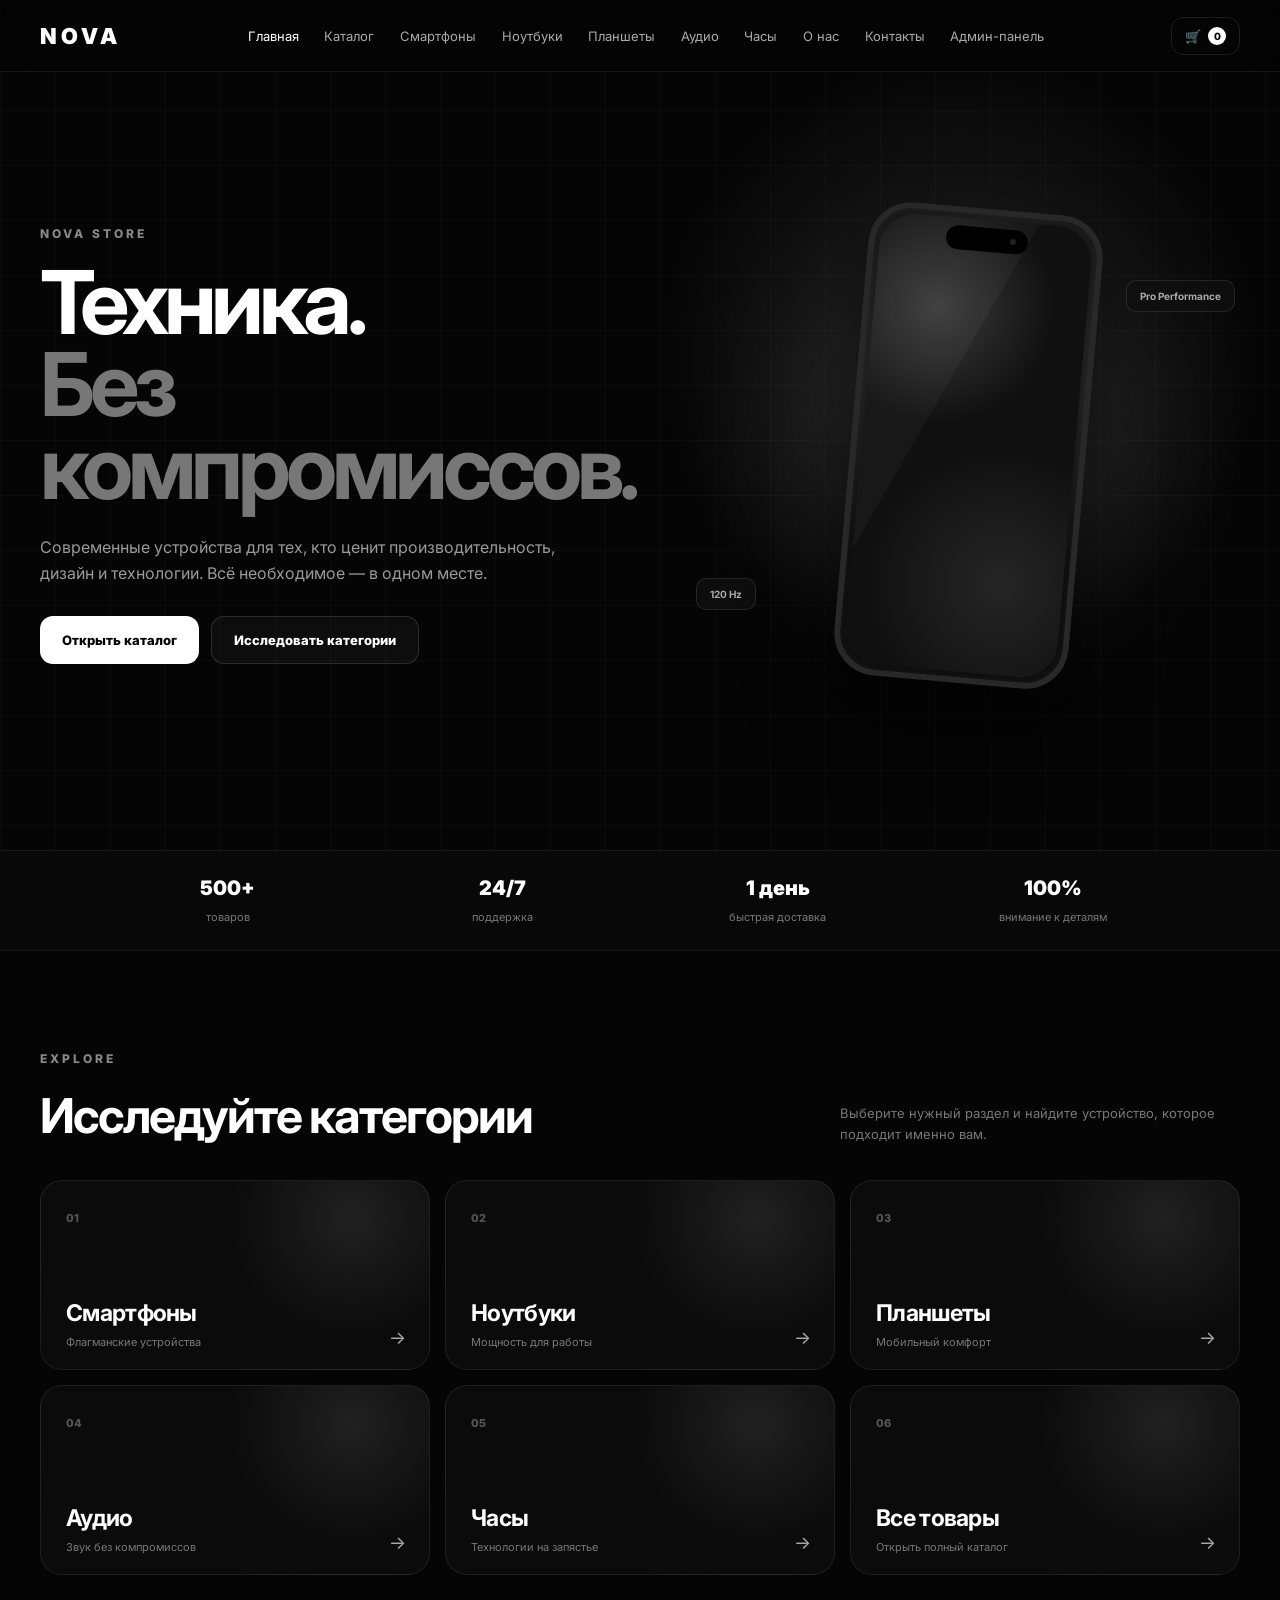
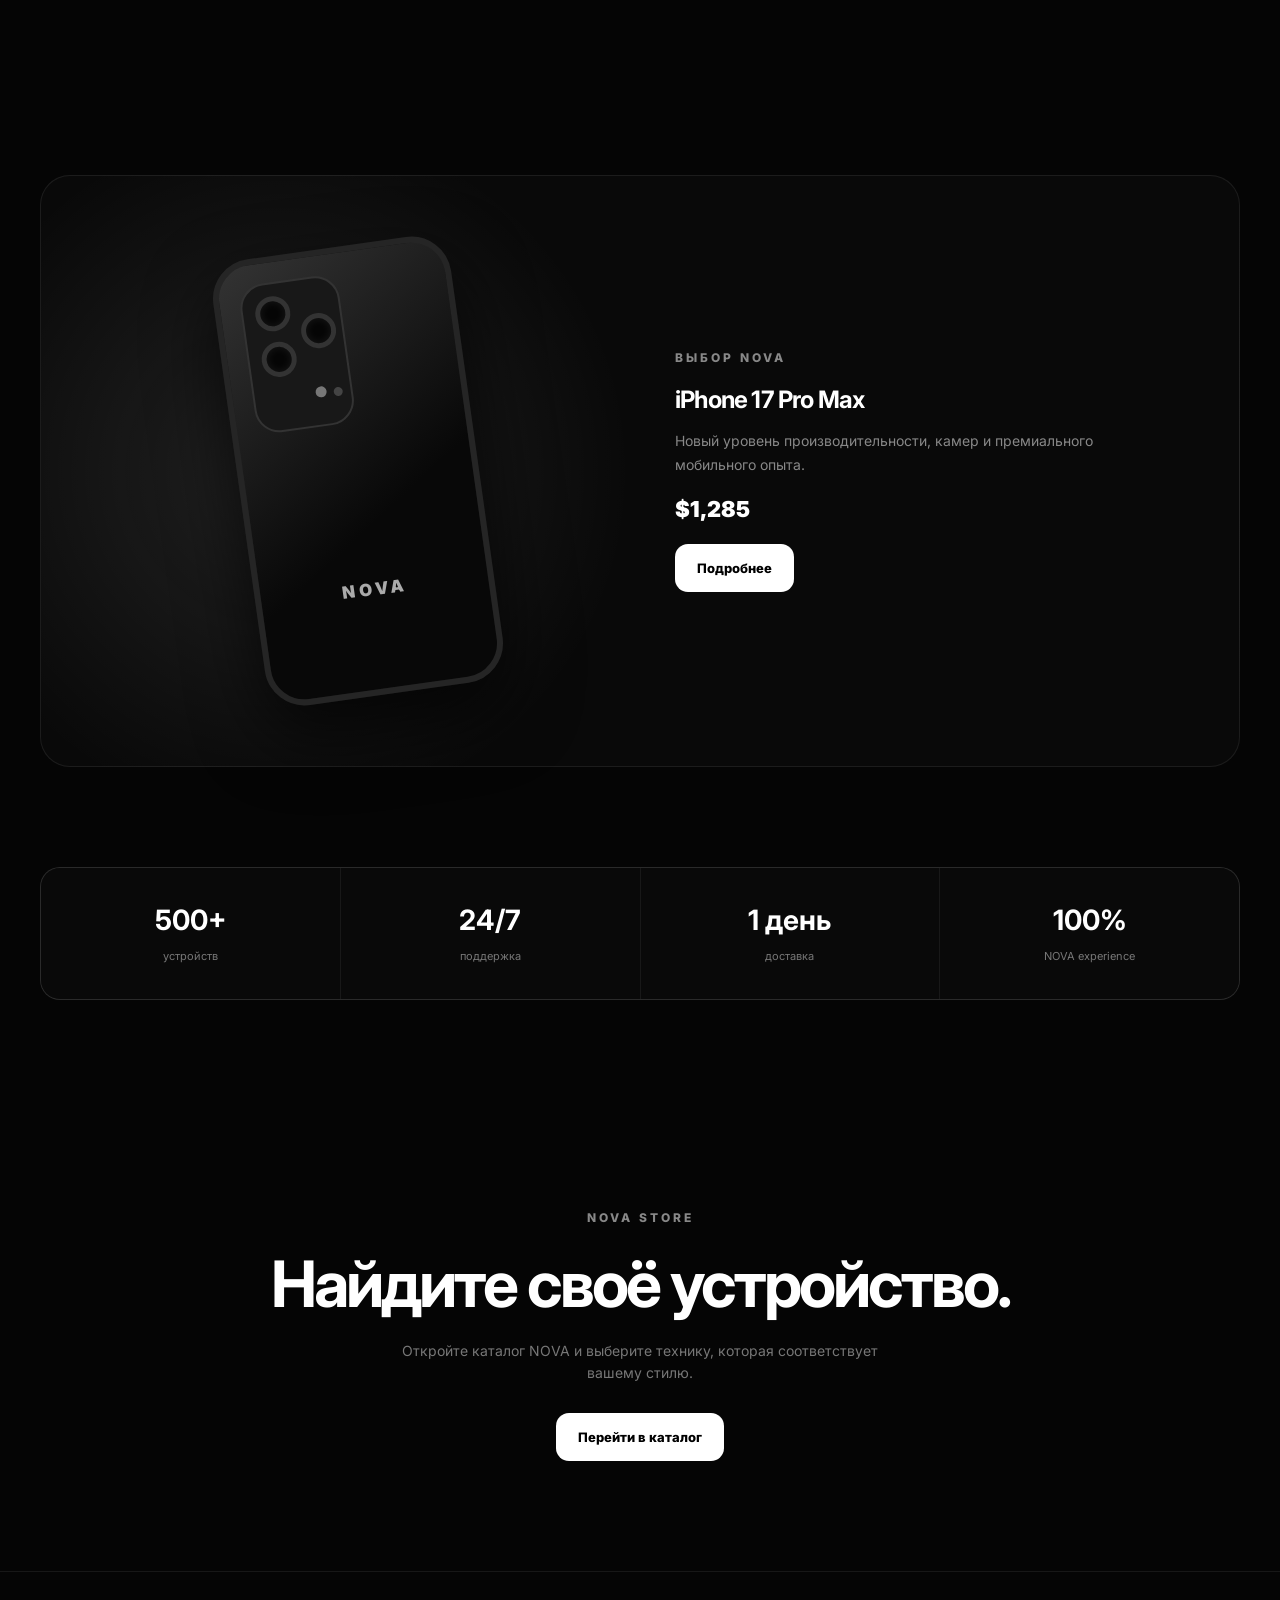
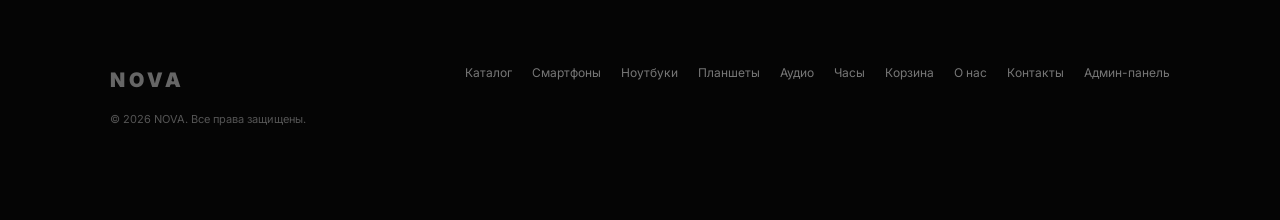
<file: index.html>
<!DOCTYPE html>
<html lang="ru">
<head>
    <meta charset="UTF-8">
    <meta name="viewport" content="width=device-width, initial-scale=1.0">
    <meta name="theme-color" content="#050505">
    <title>NOVA — Техника. Без компромиссов.</title>
    <link rel="stylesheet" href="style.css">

    <style>
        * { box-sizing: border-box; }

        html {
            scroll-behavior: smooth;
            scroll-padding-top: 90px;
        }

        body {
            margin: 0;
            background: #050505;
            color: #fff;
            font-family: Inter, Arial, sans-serif;
        }

        a { color: inherit; text-decoration: none; }
        button { font: inherit; }
        .nova-home { overflow: hidden; min-height: 100vh; }

        /* HEADER */
        .nova-header {
            position: fixed;
            inset: 0 0 auto;
            z-index: 1000;
            height: 72px;
            background: rgba(5, 5, 5, .78);
            backdrop-filter: blur(18px);
            -webkit-backdrop-filter: blur(18px);
            border-bottom: 1px solid rgba(255, 255, 255, .07);
        }

        .nova-header-inner {
            position: relative;
            width: min(1200px, calc(100% - 40px));
            height: 100%;
            margin: auto;
            display: flex;
            align-items: center;
            justify-content: space-between;
            gap: 20px;
        }

        .nova-logo, .nova-footer-logo {
            font-size: 22px;
            font-weight: 900;
            letter-spacing: 4px;
            white-space: nowrap;
        }

        .nova-nav {
            display: flex;
            align-items: center;
            gap: clamp(12px, 2vw, 26px);
        }

        .nova-nav a {
            color: #aaa;
            font-size: 13px;
            transition: color .2s;
        }

        .nova-nav a:hover,
        .nova-nav a.active { color: #fff; }

        .nova-header-actions {
            display: flex;
            align-items: center;
            gap: 10px;
        }

        .nova-header-cart {
            display: flex;
            align-items: center;
            gap: 7px;
            padding: 9px 13px;
            border: 1px solid rgba(255, 255, 255, .1);
            border-radius: 12px;
            color: #fff;
            font-size: 13px;
            white-space: nowrap;
        }

        .nova-cart-count {
            min-width: 18px;
            height: 18px;
            display: flex;
            align-items: center;
            justify-content: center;
            border-radius: 50%;
            background: #fff;
            color: #000;
            font-size: 10px;
            font-weight: 800;
        }

        /* MOBILE MENU */
        .nova-menu-toggle {
            display: none;
            width: 42px;
            height: 42px;
            padding: 10px;
            flex-shrink: 0;
            flex-direction: column;
            justify-content: center;
            gap: 5px;
            border: 1px solid rgba(255, 255, 255, .14);
            border-radius: 11px;
            background: #111317;
            cursor: pointer;
        }

        .nova-menu-toggle span {
            display: block;
            width: 100%;
            height: 2px;
            border-radius: 2px;
            background: #eee;
            transition: transform .2s, opacity .2s;
        }

        .nova-menu-toggle[aria-expanded="true"] span:first-child {
            transform: translateY(7px) rotate(45deg);
        }

        .nova-menu-toggle[aria-expanded="true"] span:nth-child(2) {
            opacity: 0;
        }

        .nova-menu-toggle[aria-expanded="true"] span:last-child {
            transform: translateY(-7px) rotate(-45deg);
        }

        /* HERO */
        .nova-hero {
            position: relative;
            min-height: 850px;
            display: flex;
            align-items: center;
            padding: 120px 20px 80px;
            background:
                radial-gradient(circle at 75% 42%, rgba(255,255,255,.12), transparent 28%),
                linear-gradient(rgba(255,255,255,.025) 1px, transparent 1px),
                linear-gradient(90deg, rgba(255,255,255,.025) 1px, transparent 1px);
            background-size: auto, 55px 55px, 55px 55px;
        }

        .nova-hero-inner {
            width: min(1200px, 100%);
            margin: auto;
            display: grid;
            grid-template-columns: 1fr 1fr;
            align-items: center;
            gap: 60px;
        }

        .nova-eyebrow {
            margin-bottom: 20px;
            color: #888;
            font-size: 12px;
            font-weight: 800;
            letter-spacing: 3px;
            text-transform: uppercase;
        }

        .nova-hero h1 {
            margin: 0;
            max-width: 650px;
            font-size: clamp(48px, 7vw, 88px);
            line-height: .94;
            letter-spacing: -5px;
        }

        .nova-hero h1 span { color: #777; }

        .nova-hero-text {
            max-width: 540px;
            margin: 25px 0 30px;
            color: #999;
            font-size: 16px;
            line-height: 1.65;
        }

        .nova-hero-buttons {
            display: flex;
            flex-wrap: wrap;
            gap: 12px;
        }

        .nova-button {
            display: inline-flex;
            align-items: center;
            justify-content: center;
            min-height: 48px;
            padding: 0 22px;
            border-radius: 13px;
            font-size: 13px;
            font-weight: 800;
            transition: transform .2s, background .2s;
        }

        .nova-button-primary {
            background: #fff;
            color: #000;
        }

        .nova-button-primary:hover { transform: translateY(-2px); }

        .nova-button-secondary {
            border: 1px solid rgba(255, 255, 255, .13);
            background: rgba(255, 255, 255, .035);
            color: #fff;
        }

        .nova-button-secondary:hover { background: rgba(255, 255, 255, .08); }

        /* HERO PHONE */
        .nova-phone-wrap {
            position: relative;
            min-height: 500px;
            display: flex;
            align-items: center;
            justify-content: center;
        }

        .nova-phone-glow {
            position: absolute;
            width: 330px;
            height: 330px;
            border-radius: 50%;
            background: rgba(255, 255, 255, .1);
            filter: blur(80px);
        }

        .nova-phone {
            position: relative;
            z-index: 2;
            width: 235px;
            height: 475px;
            border: 6px solid #282828;
            border-radius: 43px;
            background: radial-gradient(circle at 50% 30%, #292929, #090909 65%);
            box-shadow: 0 35px 80px rgba(0,0,0,.7), inset 0 0 20px rgba(255,255,255,.08);
            transform: rotate(5deg);
            animation: nova-float 6s ease-in-out infinite;
        }

        @keyframes nova-float {
            0%, 100% { transform: translateY(0) rotate(5deg); }
            50% { transform: translateY(-10px) rotate(3deg); }
        }

        .nova-dynamic-island {
            position: absolute;
            top: 13px;
            left: 50%;
            transform: translateX(-50%);
            width: 82px;
            height: 24px;
            border-radius: 20px;
            background: #000;
        }

        .nova-camera-dot {
            position: absolute;
            width: 6px;
            height: 6px;
            right: 12px;
            top: 9px;
            border-radius: 50%;
            background: #222;
        }

        .nova-phone-screen {
            position: absolute;
            inset: 5px;
            border-radius: 37px;
            overflow: hidden;
            background:
                radial-gradient(circle at 30% 20%, rgba(255,255,255,.18), transparent 30%),
                radial-gradient(circle at 70% 80%, rgba(255,255,255,.09), transparent 35%),
                #101010;
        }

        .nova-screen-shine {
            position: absolute;
            width: 180px;
            height: 450px;
            top: -120px;
            left: -80px;
            transform: rotate(25deg);
            background: rgba(255,255,255,.035);
        }

        .nova-phone-label {
            position: absolute;
            z-index: 5;
            padding: 9px 13px;
            border: 1px solid rgba(255,255,255,.1);
            border-radius: 10px;
            background: rgba(15,15,15,.8);
            backdrop-filter: blur(12px);
            color: #aaa;
            font-size: 10px;
            font-weight: 700;
        }

        .nova-phone-label.one { top: 85px; right: 5px; }
        .nova-phone-label.two { bottom: 85px; left: 0; }

        /* TRUST */
        .nova-trust {
            border-top: 1px solid rgba(255,255,255,.07);
            border-bottom: 1px solid rgba(255,255,255,.07);
            background: #080808;
        }

        .nova-trust-inner {
            width: min(1100px, calc(100% - 40px));
            margin: auto;
            display: grid;
            grid-template-columns: repeat(4, 1fr);
        }

        .nova-trust-item { padding: 25px 15px; text-align: center; }

        .nova-trust-number {
            display: block;
            margin-bottom: 5px;
            color: #fff;
            font-size: 20px;
            font-weight: 900;
        }

        .nova-trust-text { color: #777; font-size: 11px; }

        /* CATEGORIES */
        .nova-section {
            width: min(1200px, calc(100% - 40px));
            margin: auto;
            padding: 100px 0;
        }

        .nova-section-heading {
            display: flex;
            align-items: flex-end;
            justify-content: space-between;
            gap: 20px;
            margin-bottom: 35px;
        }

        .nova-section-heading h2 {
            margin: 0;
            font-size: clamp(30px, 4vw, 48px);
            letter-spacing: -2px;
        }

        .nova-section-heading p {
            max-width: 400px;
            margin: 0;
            color: #777;
            font-size: 13px;
            line-height: 1.6;
        }

        .nova-categories {
            display: grid;
            grid-template-columns: repeat(3, 1fr);
            gap: 15px;
        }

        .nova-category {
            position: relative;
            min-height: 190px;
            padding: 25px;
            overflow: hidden;
            border: 1px solid rgba(255,255,255,.08);
            border-radius: 22px;
            background: radial-gradient(circle at 80% 20%, rgba(255,255,255,.09), transparent 35%), #0b0b0b;
            transition: transform .25s, border-color .25s;
        }

        .nova-category:hover {
            transform: translateY(-5px);
            border-color: rgba(255,255,255,.2);
        }

        .nova-category-number { color: #555; font-size: 11px; font-weight: 800; }

        .nova-category h3 {
            position: absolute;
            left: 25px;
            bottom: 42px;
            margin: 0;
            font-size: 23px;
            letter-spacing: -.7px;
        }

        .nova-category p {
            position: absolute;
            left: 25px;
            bottom: 20px;
            margin: 0;
            color: #777;
            font-size: 11px;
        }

        .nova-category-arrow {
            position: absolute;
            right: 23px;
            bottom: 21px;
            color: #aaa;
            font-size: 18px;
        }

        /* FEATURED PRODUCT */
        .nova-feature {
            display: grid;
            grid-template-columns: 1fr 1fr;
            align-items: center;
            gap: 70px;
            padding: 70px;
            border: 1px solid rgba(255,255,255,.08);
            border-radius: 30px;
            background: radial-gradient(circle at 20% 50%, rgba(255,255,255,.1), transparent 35%), #090909;
        }

        .nova-feature-visual {
            min-height: 450px;
            display: flex;
            align-items: center;
            justify-content: center;
        }

        .nova-feature-phone {
            position: relative;
            width: 240px;
            height: 450px;
            border: 6px solid #252525;
            border-radius: 40px;
            background: linear-gradient(145deg, #333, #080808 60%);
            transform: rotate(-8deg);
            box-shadow: 0 30px 70px rgba(0,0,0,.7);
        }

        .nova-camera-module {
            position: absolute;
            top: 20px;
            left: 20px;
            width: 100px;
            height: 150px;
            border-radius: 25px;
            background: #181818;
            border: 2px solid #333;
        }

        .nova-lens {
            position: absolute;
            width: 35px;
            height: 35px;
            border: 5px solid #333;
            border-radius: 50%;
            background: #050505;
            box-shadow: inset 0 0 10px rgba(255,255,255,.08);
        }

        .nova-lens.l1 { top: 12px; left: 12px; }
        .nova-lens.l2 { top: 58px; left: 12px; }
        .nova-lens.l3 { top: 35px; left: 55px; }

        .nova-flash {
            position: absolute;
            width: 11px;
            height: 11px;
            top: 108px;
            left: 61px;
            border-radius: 50%;
            background: #777;
        }

        .nova-sensor {
            position: absolute;
            width: 9px;
            height: 9px;
            top: 111px;
            left: 79px;
            border-radius: 50%;
            background: #444;
        }

        .nova-feature-logo {
            position: absolute;
            left: 50%;
            bottom: 90px;
            transform: translateX(-50%);
            color: #aaa;
            font-size: 17px;
            font-weight: 900;
            letter-spacing: 4px;
        }

        .nova-feature-info h3 {
            margin: 0 0 15px;
            font-size: 24px;
            letter-spacing: -.8px;
        }

        .nova-feature-info p {
            margin: 0 0 20px;
            color: #888;
            font-size: 14px;
            line-height: 1.65;
        }

        .nova-feature-price {
            margin-bottom: 22px;
            color: #fff;
            font-size: 22px;
            font-weight: 900;
        }

        /* STATS */
        .nova-stats {
            display: grid;
            grid-template-columns: repeat(4, 1fr);
            gap: 1px;
            margin-top: 100px;
            border: 1px solid rgba(255,255,255,.08);
            border-radius: 20px;
            overflow: hidden;
            background: rgba(255,255,255,.08);
        }

        .nova-stat {
            padding: 35px 20px;
            text-align: center;
            background: #090909;
        }

        .nova-stat strong {
            display: block;
            margin-bottom: 7px;
            font-size: 28px;
        }

        .nova-stat span { color: #777; font-size: 11px; }

        /* FINAL CTA */
        .nova-final { text-align: center; padding: 110px 20px; }

        .nova-final h2 {
            margin: 0;
            font-size: clamp(35px, 5vw, 65px);
            letter-spacing: -3px;
        }

        .nova-final p {
            max-width: 500px;
            margin: 18px auto 28px;
            color: #777;
            font-size: 14px;
            line-height: 1.6;
        }

        /* FOOTER */
        .nova-footer {
            border-top: 1px solid rgba(255,255,255,.07);
            background: #050505;
        }

        .nova-footer-inner {
            width: min(1200px, calc(100% - 40px));
            margin: auto;
            padding: 45px 0;
            display: flex;
            justify-content: space-between;
            gap: 30px;
        }

        .nova-footer-logo { margin-bottom: 12px; font-size: 20px; }

        .nova-footer-links {
            display: flex;
            flex-wrap: wrap;
            gap: 20px;
        }

        .nova-footer-links a { color: #777; font-size: 12px; }
        .nova-footer-links a:hover { color: #fff; }
        .nova-copyright { color: #555; font-size: 11px; }

        /* TABLET AND MOBILE */
        @media (max-width: 1050px) {
            .nova-header-inner { gap: 14px; }
            .nova-nav { gap: 12px; }
            .nova-nav a { font-size: 12px; }
            .nova-hero-inner { gap: 30px; }
        }

        @media (max-width: 900px) {
            .nova-header-inner { gap: 12px; }

            .nova-menu-toggle {
                display: flex;
                margin-left: auto;
            }

            .nova-nav,
            .nova-nav.is-open {
                position: absolute;
                top: 72px;
                left: 0;
                right: 0;
                display: none;
                flex-direction: column;
                align-items: stretch;
                gap: 0;
                padding: 8px;
                background: #101216;
                border: 1px solid #292d35;
                border-radius: 14px;
                box-shadow: 0 18px 45px rgba(0,0,0,.4);
            }

            .nova-nav.is-open { display: flex; }

            .nova-nav a {
                padding: 14px;
                border-radius: 8px;
                font-size: 14px;
            }

            .nova-nav a:hover { background: #20232a; }

            .nova-hero-inner {
                grid-template-columns: 1fr;
                text-align: center;
            }

            .nova-hero-text {
                margin-left: auto;
                margin-right: auto;
            }

            .nova-hero-buttons { justify-content: center; }
            .nova-phone-wrap { min-height: 430px; }
            .nova-categories { grid-template-columns: repeat(2, 1fr); }

            .nova-feature {
                grid-template-columns: 1fr;
                padding: 40px 25px;
            }

            .nova-feature-info { text-align: center; }
            .nova-stats { grid-template-columns: repeat(2, 1fr); }
        }

        @media (max-width: 600px) {
            .nova-header-inner { width: calc(100% - 24px); }
            .nova-logo { font-size: 18px; }
            .nova-header-cart { padding: 8px 10px; }
            .nova-hero { min-height: auto; padding-top: 125px; }
            .nova-hero h1 { letter-spacing: -3px; }
            .nova-phone { width: 205px; height: 410px; border-radius: 37px; }
            .nova-phone-screen { border-radius: 31px; }
            .nova-trust-inner { grid-template-columns: repeat(2, 1fr); }
            .nova-section { width: calc(100% - 24px); padding: 70px 0; }
            .nova-section-heading { display: block; }
            .nova-section-heading p { margin-top: 12px; }
            .nova-categories { grid-template-columns: 1fr; }
            .nova-category { min-height: 170px; }
            .nova-feature-visual { min-height: 390px; }
            .nova-feature-phone { width: 205px; height: 390px; }

            .nova-camera-module {
                transform: scale(.85);
                transform-origin: top left;
            }

            .nova-stats { grid-template-columns: 1fr 1fr; }
            .nova-footer-inner { flex-direction: column; }
            .nova-footer-links { flex-direction: column; gap: 12px; }
        }

        @media (prefers-reduced-motion: reduce) {
            html { scroll-behavior: auto; }
            *, *::before, *::after {
                animation: none !important;
                transition: none !important;
            }
        }
    </style>
</head>

<body>
<div class="nova-home">

    <header class="nova-header">
        <div class="nova-header-inner">
            <a href="index.html" class="nova-logo">NOVA</a>

<nav class="nova-nav" id="novaMobileNav" aria-label="Основная навигация">
    <a href="index.html" class="active">Главная</a>
    <a href="catalog.html">Каталог</a>
    <a href="smartphones.html">Смартфоны</a>
    <a href="laptops.html">Ноутбуки</a>
    <a href="tablets.html">Планшеты</a>
    <a href="audio.html">Аудио</a>
    <a href="watches.html">Часы</a>
    <a href="about.html">О нас</a>
    <a href="contacts.html">Контакты</a>
    <a href="admin.php">Админ-панель</a>
</nav>

            <div class="nova-header-actions">
                <button
                    class="nova-menu-toggle"
                    id="novaMenuToggle"
                    type="button"
                    aria-label="Открыть меню"
                    aria-expanded="false"
                    aria-controls="novaMobileNav">
                    <span></span><span></span><span></span>
                </button>

                <a href="cart.html" class="nova-header-cart" aria-label="Открыть корзину">
                    🛒 <span id="homeCartCount" class="nova-cart-count">0</span>
                </a>
            </div>
        </div>
    </header>

    <main>
        <section class="nova-hero">
            <div class="nova-hero-inner">
                <div>
                    <div class="nova-eyebrow">NOVA STORE</div>
                    <h1>Техника.<br><span>Без компромиссов.</span></h1>
                    <p class="nova-hero-text">
                        Современные устройства для тех, кто ценит
                        производительность, дизайн и технологии.
                        Всё необходимое — в одном месте.
                    </p>
                    <div class="nova-hero-buttons">
                        <a href="catalog.html" class="nova-button nova-button-primary">Открыть каталог</a>
                        <a href="#categories" class="nova-button nova-button-secondary">Исследовать категории</a>
                    </div>
                </div>

                <div class="nova-phone-wrap" aria-label="Иллюстрация смартфона">
                    <div class="nova-phone-glow"></div>
                    <div class="nova-phone">
                        <div class="nova-phone-screen"><div class="nova-screen-shine"></div></div>
                        <div class="nova-dynamic-island"><div class="nova-camera-dot"></div></div>
                    </div>
                    <div class="nova-phone-label one">Pro Performance</div>
                    <div class="nova-phone-label two">120 Hz</div>
                </div>
            </div>
        </section>

        <section class="nova-trust" aria-label="Преимущества NOVA">
            <div class="nova-trust-inner">
                <div class="nova-trust-item"><span class="nova-trust-number">500+</span><span class="nova-trust-text">товаров</span></div>
                <div class="nova-trust-item"><span class="nova-trust-number">24/7</span><span class="nova-trust-text">поддержка</span></div>
                <div class="nova-trust-item"><span class="nova-trust-number">1 день</span><span class="nova-trust-text">быстрая доставка</span></div>
                <div class="nova-trust-item"><span class="nova-trust-number">100%</span><span class="nova-trust-text">внимание к деталям</span></div>
            </div>
        </section>

        <section class="nova-section" id="categories">
            <div class="nova-section-heading">
                <div>
                    <div class="nova-eyebrow">EXPLORE</div>
                    <h2>Исследуйте категории</h2>
                </div>
                <p>Выберите нужный раздел и найдите устройство, которое подходит именно вам.</p>
            </div>

            <div class="nova-categories">
                <a href="smartphones.html" class="nova-category">
                    <span class="nova-category-number">01</span>
                    <h3>Смартфоны</h3><p>Флагманские устройства</p><span class="nova-category-arrow">→</span>
                </a>
                <a href="laptops.html" class="nova-category">
                    <span class="nova-category-number">02</span>
                    <h3>Ноутбуки</h3><p>Мощность для работы</p><span class="nova-category-arrow">→</span>
                </a>
                <a href="tablets.html" class="nova-category">
                    <span class="nova-category-number">03</span>
                    <h3>Планшеты</h3><p>Мобильный комфорт</p><span class="nova-category-arrow">→</span>
                </a>
                <a href="audio.html" class="nova-category">
                    <span class="nova-category-number">04</span>
                    <h3>Аудио</h3><p>Звук без компромиссов</p><span class="nova-category-arrow">→</span>
                </a>
                <a href="watches.html" class="nova-category">
                    <span class="nova-category-number">05</span>
                    <h3>Часы</h3><p>Технологии на запястье</p><span class="nova-category-arrow">→</span>
                </a>
                <a href="catalog.html" class="nova-category">
                    <span class="nova-category-number">06</span>
                    <h3>Все товары</h3><p>Открыть полный каталог</p><span class="nova-category-arrow">→</span>
                </a>
            </div>
        </section>

        <section class="nova-section">
            <div class="nova-feature">
                <div class="nova-feature-visual">
                    <div class="nova-feature-phone">
                        <div class="nova-camera-module">
                            <div class="nova-lens l1"></div>
                            <div class="nova-lens l2"></div>
                            <div class="nova-lens l3"></div>
                            <div class="nova-flash"></div>
                            <div class="nova-sensor"></div>
                        </div>
                        <div class="nova-feature-logo">NOVA</div>
                    </div>
                </div>

                <div class="nova-feature-info">
                    <div class="nova-eyebrow">ВЫБОР NOVA</div>
                    <h3>iPhone 17 Pro Max</h3>
                    <p>Новый уровень производительности, камер и премиального мобильного опыта.</p>
                    <div class="nova-feature-price">$1,285</div>
                    <a href="product.html?id=iphone-17-pro-max" class="nova-button nova-button-primary">Подробнее</a>
                </div>
            </div>

            <div class="nova-stats">
                <div class="nova-stat"><strong>500+</strong><span>устройств</span></div>
                <div class="nova-stat"><strong>24/7</strong><span>поддержка</span></div>
                <div class="nova-stat"><strong>1 день</strong><span>доставка</span></div>
                <div class="nova-stat"><strong>100%</strong><span>NOVA experience</span></div>
            </div>
        </section>

        <section class="nova-final">
            <div class="nova-eyebrow">NOVA STORE</div>
            <h2>Найдите своё устройство.</h2>
            <p>Откройте каталог NOVA и выберите технику, которая соответствует вашему стилю.</p>
            <a href="catalog.html" class="nova-button nova-button-primary">Перейти в каталог</a>
        </section>
    </main>

    <footer class="nova-footer">
        <div class="nova-footer-inner">
            <div>
                <div class="nova-footer-logo">NOVA</div>
                <div class="nova-copyright">© 2026 NOVA. Все права защищены.</div>
            </div>

<div class="nova-footer-links">
    <a href="catalog.html">Каталог</a>
    <a href="smartphones.html">Смартфоны</a>
    <a href="laptops.html">Ноутбуки</a>
    <a href="tablets.html">Планшеты</a>
    <a href="audio.html">Аудио</a>
    <a href="watches.html">Часы</a>
    <a href="cart.html">Корзина</a>
    <a href="about.html">О нас</a>
    <a href="contacts.html">Контакты</a>
    <a href="admin.php">Админ-панель</a>
</div>
        </div>
    </footer>
</div>

<script>
(function () {
    "use strict";

    const CART_KEY = "novaCart";
    const toggle = document.getElementById("novaMenuToggle");
    const nav = document.getElementById("novaMobileNav");
    const counter = document.getElementById("homeCartCount");

    function closeMenu() {
        if (!toggle || !nav) return;

        nav.classList.remove("is-open");
        toggle.setAttribute("aria-expanded", "false");
        toggle.setAttribute("aria-label", "Открыть меню");
    }

    if (toggle && nav) {
        toggle.addEventListener("click", function () {
            const isOpen = toggle.getAttribute("aria-expanded") !== "true";

            nav.classList.toggle("is-open", isOpen);
            toggle.setAttribute("aria-expanded", String(isOpen));
            toggle.setAttribute(
                "aria-label",
                isOpen ? "Закрыть меню" : "Открыть меню"
            );
        });

        nav.querySelectorAll("a").forEach(function (link) {
            link.addEventListener("click", closeMenu);
        });

        document.addEventListener("keydown", function (event) {
            if (event.key === "Escape") closeMenu();
        });

        document.addEventListener("click", function (event) {
            const menuIsOpen = toggle.getAttribute("aria-expanded") === "true";

            if (
                menuIsOpen &&
                !nav.contains(event.target) &&
                !toggle.contains(event.target)
            ) {
                closeMenu();
            }
        });

        window.addEventListener("resize", function () {
            if (window.innerWidth > 900) closeMenu();
        });
    }

    function updateCartCount() {
        if (!counter) return;

        try {
            const cart = JSON.parse(localStorage.getItem(CART_KEY) || "[]");

            if (!Array.isArray(cart)) {
                counter.textContent = "0";
                return;
            }

            const count = cart.reduce(function (total, item) {
                const quantity = Number(item && item.quantity);

                return total + (
                    Number.isFinite(quantity) && quantity > 0
                        ? quantity
                        : 1
                );
            }, 0);

            counter.textContent = String(count);
        } catch (error) {
            counter.textContent = "0";
        }
    }

    updateCartCount();

    window.addEventListener("storage", function (event) {
        if (event.key === CART_KEY || event.key === null) {
            updateCartCount();
        }
    });

    window.addEventListener("pageshow", updateCartCount);
})();
</script>
</body>
</html>
</file>
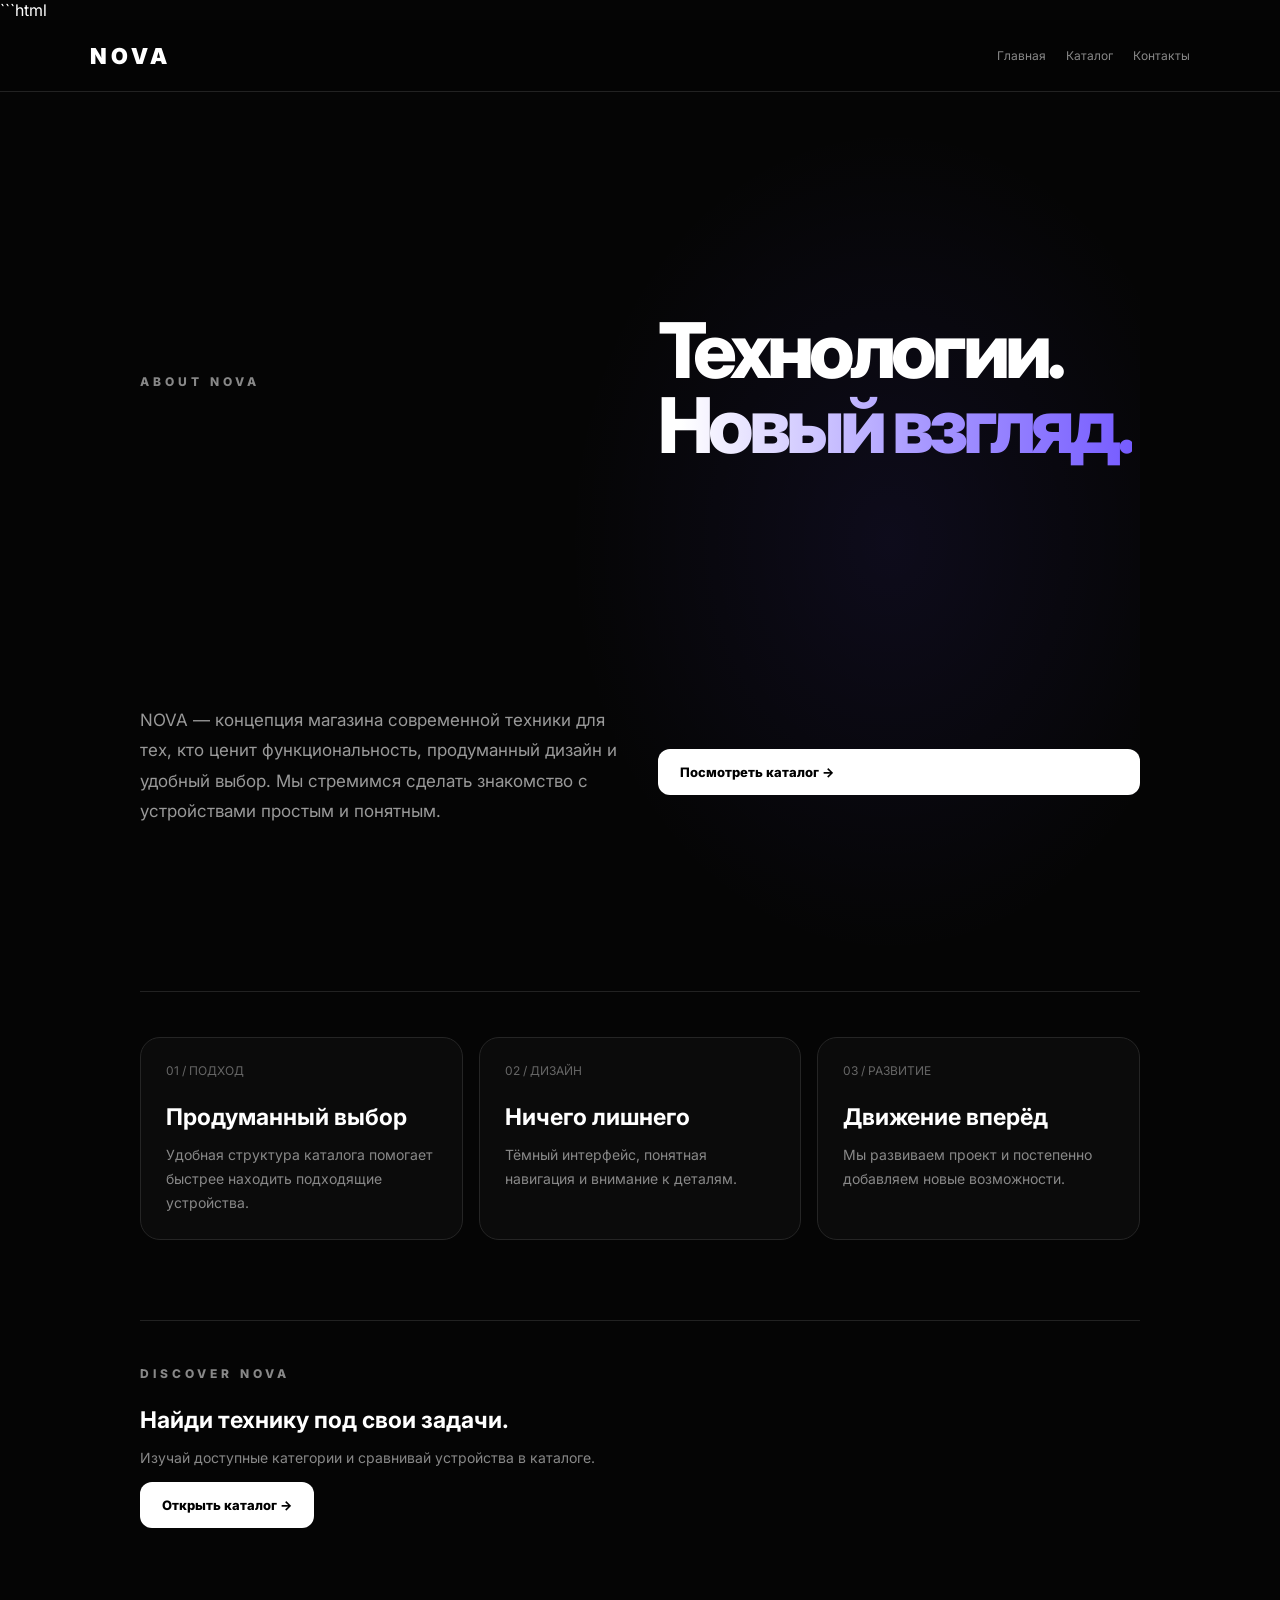
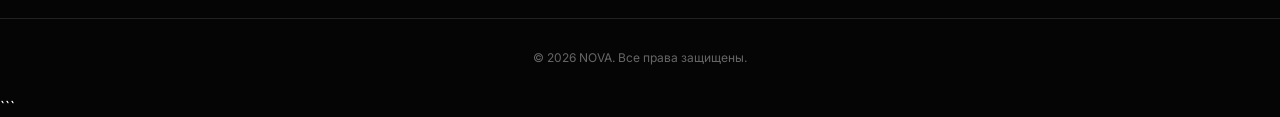
<file: about.html>
```html
<!DOCTYPE html>
<html lang="ru">
<head>
    <meta charset="UTF-8">
    <meta name="viewport" content="width=device-width, initial-scale=1.0">
    <meta name="theme-color" content="#050505">
    <title>О нас — NOVA</title>
    <link rel="stylesheet" href="style.css">
    <style>
        * { box-sizing: border-box; }
        body {
            margin: 0;
            background: #050505;
            color: #fff;
            font-family: Inter, Arial, sans-serif;
        }
        a { color: inherit; text-decoration: none; }
        .header {
            height: 72px;
            position: sticky;
            top: 0;
            z-index: 10;
            display: flex;
            align-items: center;
            justify-content: space-between;
            gap: 20px;
            padding: 0 max(24px, calc((100% - 1100px) / 2));
            background: rgba(5,5,5,.9);
            border-bottom: 1px solid #222;
            backdrop-filter: blur(16px);
        }
        .logo { font-size: 22px; font-weight: 900; letter-spacing: 4px; }
        .nav { display: flex; flex-wrap: wrap; gap: 20px; color: #aaa; font-size: 13px; }
        .nav a:hover { color: #fff; }
        main { width: min(1000px, calc(100% - 40px)); margin: auto; }
        .hero { padding: 110px 0 75px; border-bottom: 1px solid #222; }
        .eyebrow { color: #888; font-size: 12px; letter-spacing: 4px; font-weight: 800; }
        h1 { max-width: 800px; font-size: clamp(46px, 8vw, 88px); line-height: .98; letter-spacing: -4px; margin: 22px 0; }
        h1 span { color: #777; }
        .lead { max-width: 650px; color: #999; line-height: 1.8; font-size: 17px; }
        .grid { display: grid; grid-template-columns: repeat(3, 1fr); gap: 16px; padding: 45px 0 80px; }
        .card { padding: 25px; min-height: 190px; border: 1px solid #252525; border-radius: 20px; background: #0b0b0b; }
        .number { color: #666; font-size: 12px; }
        h2 { font-size: 23px; margin: 25px 0 12px; }
        .card p, .bottom p { color: #888; line-height: 1.7; font-size: 14px; }
        .bottom { padding: 45px 0 90px; border-top: 1px solid #222; }
        .button { display: inline-block; margin-top: 12px; padding: 15px 22px; background: white; color: black; border-radius: 12px; font-weight: 800; font-size: 13px; }
        footer { border-top: 1px solid #222; padding: 28px 20px; text-align: center; color: #666; font-size: 12px; }
        @media (max-width: 700px) {
            .header { padding: 0 18px; height: auto; min-height: 72px; flex-wrap: wrap; }
            .nav { padding-bottom: 14px; gap: 14px; }
            .grid { grid-template-columns: 1fr; }
            h1 { letter-spacing: -2px; }
        }
    </style>
</head>
<body>
<header class="header">
    <a href="index.html" class="logo">NOVA</a>
    <nav class="nav">
        <a href="index.html">Главная</a>
        <a href="catalog.html">Каталог</a>
        <a href="contacts.html">Контакты</a>
    </nav>
</header>

<main>
    <section class="hero">
        <div class="eyebrow">ABOUT NOVA</div>
        <h1>Технологии.<br><span>Новый взгляд.</span></h1>
        <p class="lead">
            NOVA — концепция магазина современной техники для тех,
            кто ценит функциональность, продуманный дизайн и удобный выбор.
            Мы стремимся сделать знакомство с устройствами простым и понятным.
        </p>
        <a href="catalog.html" class="button">Посмотреть каталог →</a>
    </section>

    <section class="grid">
        <article class="card">
            <div class="number">01 / ПОДХОД</div>
            <h2>Продуманный выбор</h2>
            <p>Удобная структура каталога помогает быстрее находить подходящие устройства.</p>
        </article>
        <article class="card">
            <div class="number">02 / ДИЗАЙН</div>
            <h2>Ничего лишнего</h2>
            <p>Тёмный интерфейс, понятная навигация и внимание к деталям.</p>
        </article>
        <article class="card">
            <div class="number">03 / РАЗВИТИЕ</div>
            <h2>Движение вперёд</h2>
            <p>Мы развиваем проект и постепенно добавляем новые возможности.</p>
        </article>
    </section>

    <section class="bottom">
        <div class="eyebrow">DISCOVER NOVA</div>
        <h2>Найди технику под свои задачи.</h2>
        <p>Изучай доступные категории и сравнивай устройства в каталоге.</p>
        <a href="catalog.html" class="button">Открыть каталог →</a>
    </section>
</main>

<footer>© 2026 NOVA. Все права защищены.</footer>
</body>
</html>
```
</file>
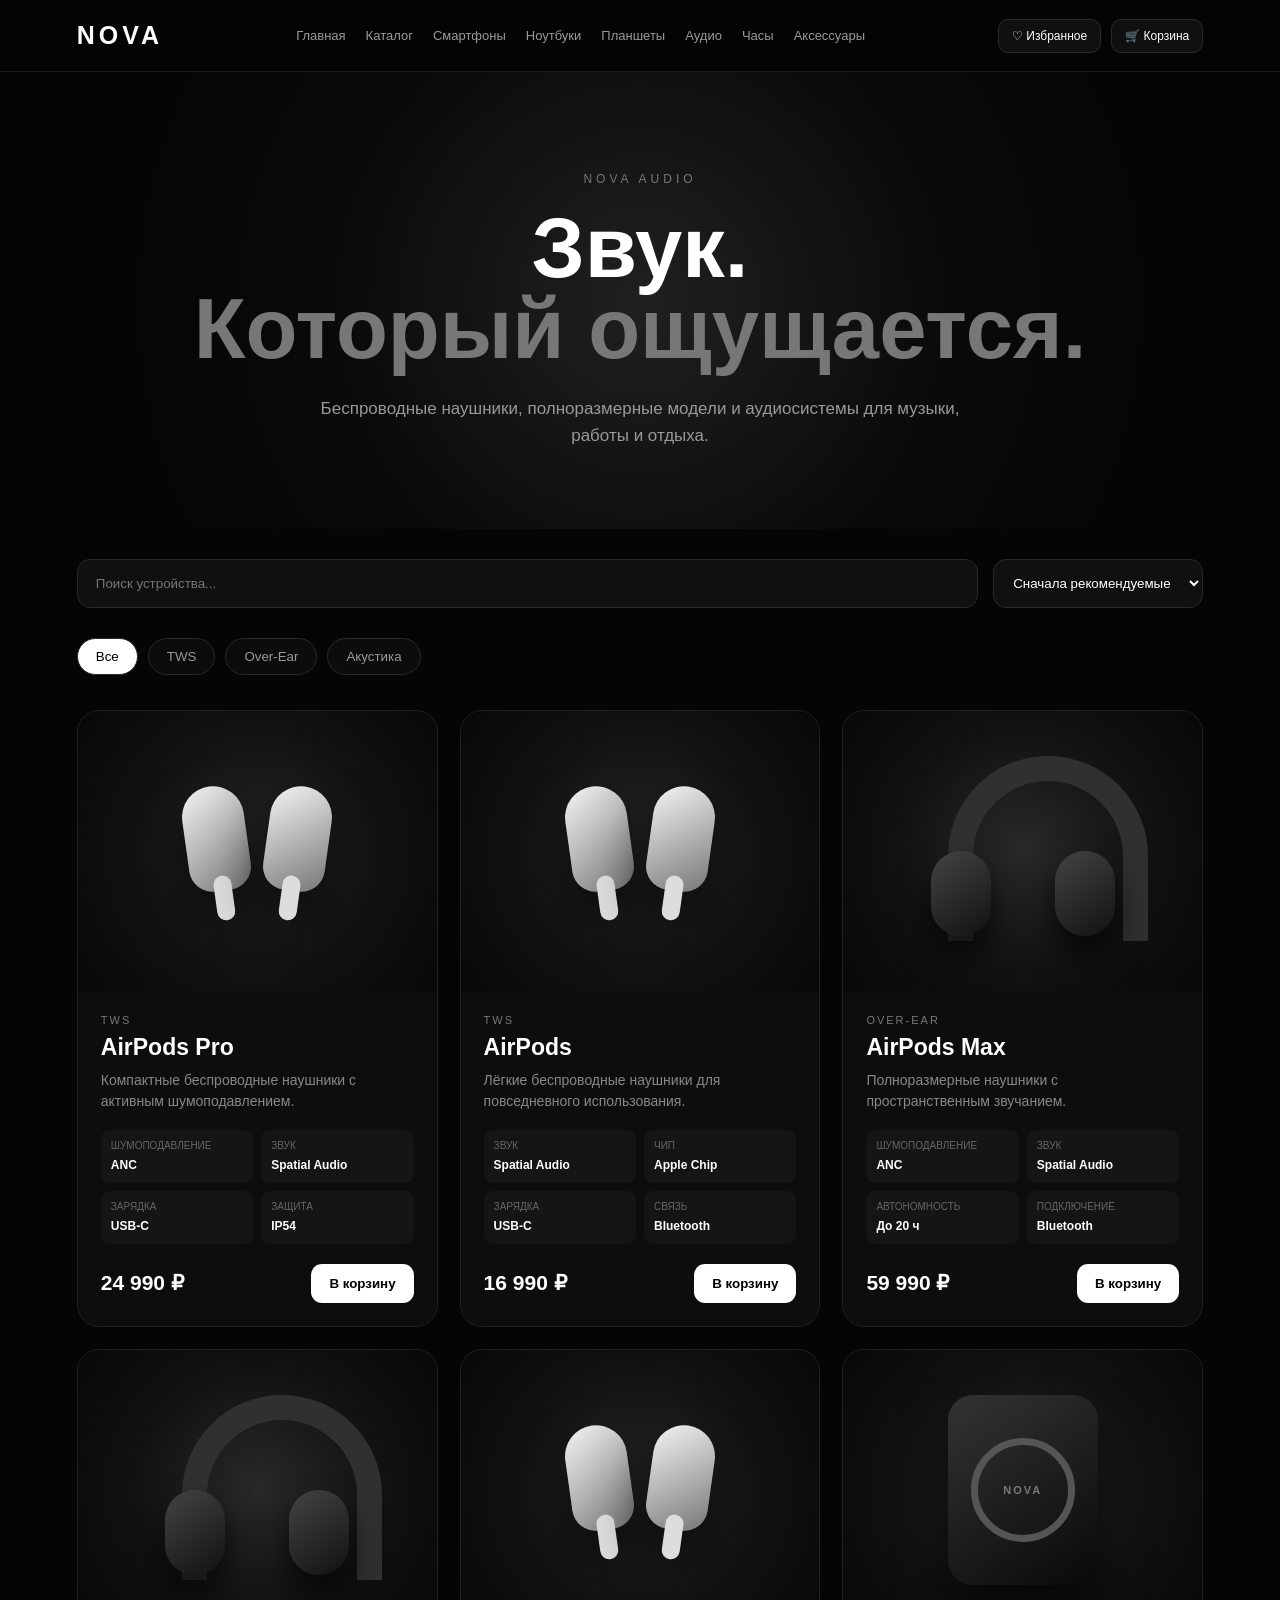
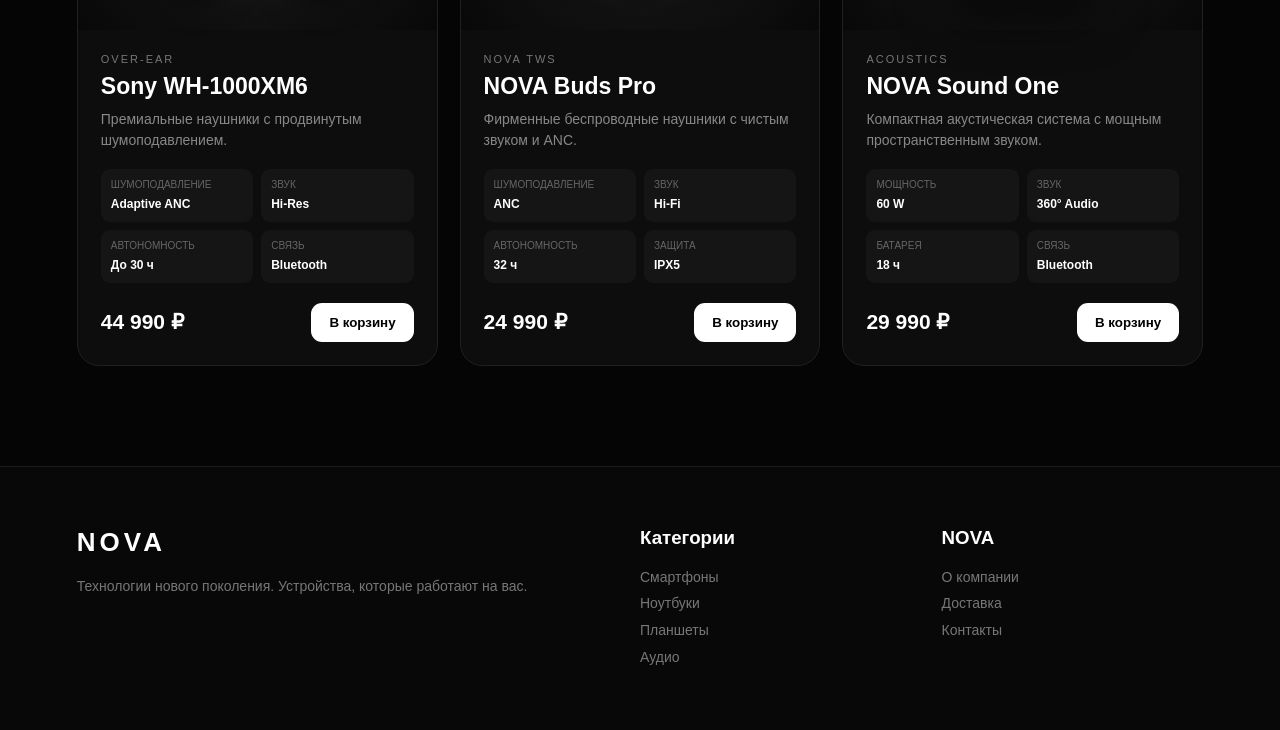
<file: audio.html>
<!DOCTYPE html>
<html lang="ru">
<head>
<meta charset="UTF-8">
<meta name="viewport" content="width=device-width, initial-scale=1.0">

<title>NOVA — Аудио</title>

<style>

* {
    margin: 0;
    padding: 0;
    box-sizing: border-box;
}

body {
    font-family: Arial, Helvetica, sans-serif;
    background: #050505;
    color: #fff;
}

a {
    color: inherit;
    text-decoration: none;
}


/* HEADER */

header {
    height: 72px;
    padding: 0 6%;

    display: flex;
    align-items: center;
    justify-content: space-between;

    position: sticky;
    top: 0;
    z-index: 100;

    background: rgba(5,5,5,.88);
    backdrop-filter: blur(20px);

    border-bottom: 1px solid #1c1c1c;
}

.logo {
    font-size: 25px;
    font-weight: 800;
    letter-spacing: 4px;
}

nav {
    display: flex;
    gap: 20px;
}

nav a {
    color: #999;
    font-size: 13px;
    transition: .25s;
}

nav a:hover {
    color: white;
}

.actions {
    display: flex;
    gap: 10px;
}

.action {
    padding: 9px 13px;

    border: 1px solid #292929;
    border-radius: 10px;

    background: #101010;

    font-size: 12px;
}


/* HERO */

.hero {
    padding: 100px 20px 80px;
    text-align: center;

    background:
        radial-gradient(
            circle at center,
            #202020 0%,
            #0a0a0a 45%,
            #050505 75%
        );
}

.label {
    color: #777;
    font-size: 12px;
    letter-spacing: 4px;
    margin-bottom: 22px;
}

.hero h1 {
    font-size: clamp(45px, 7vw, 85px);
    line-height: .95;
    margin-bottom: 25px;
}

.hero h1 span {
    color: #777;
}

.hero p {
    max-width: 650px;
    margin: auto;

    color: #999;

    font-size: 17px;
    line-height: 1.6;
}


/* CONTROLS */

.controls {
    max-width: 1400px;
    margin: auto;

    padding: 30px 6%;

    display: flex;
    gap: 15px;
}

.search {
    flex: 1;

    padding: 15px 18px;

    background: #101010;

    border: 1px solid #292929;
    border-radius: 13px;

    color: white;

    outline: none;
}

.search:focus {
    border-color: #555;
}

.sort {
    padding: 15px;

    background: #101010;

    border: 1px solid #292929;
    border-radius: 13px;

    color: white;
}


/* CATEGORIES */

.categories {
    max-width: 1400px;
    margin: auto;

    padding: 0 6% 35px;

    display: flex;
    gap: 10px;

    flex-wrap: wrap;
}

.category {
    padding: 10px 18px;

    border-radius: 30px;

    border: 1px solid #292929;

    background: #0c0c0c;

    color: #999;

    cursor: pointer;

    transition: .25s;
}

.category:hover,
.category.active {
    background: white;
    color: black;
}


/* PRODUCTS */

.products {
    max-width: 1400px;
    margin: auto;

    padding: 0 6% 100px;

    display: grid;

    grid-template-columns:
        repeat(3, 1fr);

    gap: 22px;
}


/* CARD */

.product {
    background: #0d0d0d;

    border: 1px solid #202020;

    border-radius: 22px;

    overflow: hidden;

    transition: .3s;
}

.product:hover {
    transform: translateY(-6px);
    border-color: #3d3d3d;
}


/* IMAGE AREA */

.product-image {
    height: 280px;

    display: flex;
    align-items: center;
    justify-content: center;

    background:
        radial-gradient(
            circle,
            #292929,
            #111 55%,
            #080808
        );
}


/* TWS */

.earbuds {
    width: 180px;
    height: 180px;

    position: relative;
}

.earbud {
    position: absolute;

    width: 62px;
    height: 105px;

    background:
        linear-gradient(
            145deg,
            #f5f5f5,
            #777
        );

    border-radius:
        40px 40px 30px 30px;

    box-shadow:
        0 25px 50px rgba(0,0,0,.7);
}

.earbud::after {
    content: "";

    position: absolute;

    width: 18px;
    height: 45px;

    background: #ddd;

    border-radius: 20px;

    bottom: -30px;
    left: 22px;
}

.left {
    left: 18px;
    top: 25px;

    transform: rotate(-8deg);
}

.right {
    right: 18px;
    top: 25px;

    transform: rotate(8deg);
}


/* HEADPHONES */

.headphones {
    width: 220px;
    height: 220px;

    position: relative;
}

.headphones::before {
    content: "";

    position: absolute;

    width: 150px;
    height: 160px;

    border: 25px solid #303030;

    border-bottom: none;

    border-radius: 100px 100px 0 0;

    top: 15px;
    left: 35px;
}

.cup {
    position: absolute;

    width: 60px;
    height: 85px;

    background:
        linear-gradient(
            145deg,
            #444,
            #111
        );

    border-radius: 30px;

    bottom: 25px;

    box-shadow:
        0 20px 35px rgba(0,0,0,.7);
}

.cup.left-cup {
    left: 18px;
}

.cup.right-cup {
    right: 18px;
}


/* SPEAKER */

.speaker {
    width: 150px;
    height: 190px;

    border-radius: 25px;

    background:
        linear-gradient(
            145deg,
            #333,
            #090909
        );

    box-shadow:
        0 30px 50px rgba(0,0,0,.7);

    display: flex;
    align-items: center;
    justify-content: center;

    position: relative;
}

.speaker::before {
    content: "NOVA";

    width: 90px;
    height: 90px;

    border-radius: 50%;

    border: 7px solid #555;

    display: flex;
    align-items: center;
    justify-content: center;

    color: #777;

    font-size: 11px;
    font-weight: bold;
    letter-spacing: 2px;
}


/* INFO */

.info {
    padding: 23px;
}

.tag {
    color: #777;

    font-size: 11px;

    text-transform: uppercase;

    letter-spacing: 2px;

    margin-bottom: 8px;
}

.info h2 {
    font-size: 23px;
    margin-bottom: 9px;
}

.description {
    color: #888;

    font-size: 14px;

    line-height: 1.5;

    margin-bottom: 18px;
}


/* SPECS */

.specs {
    display: grid;

    grid-template-columns:
        1fr 1fr;

    gap: 8px;

    margin-bottom: 20px;
}

.spec {
    padding: 10px;

    background: #151515;

    border-radius: 9px;
}

.spec small {
    display: block;

    color: #666;

    font-size: 10px;

    margin-bottom: 4px;
}

.spec strong {
    font-size: 12px;
}


/* BOTTOM */

.bottom {
    display: flex;

    align-items: center;

    justify-content: space-between;

    gap: 10px;
}

.price {
    font-size: 21px;
    font-weight: 700;
}

.buy {
    padding: 12px 18px;

    border: none;

    border-radius: 11px;

    background: white;

    color: black;

    font-weight: 700;

    cursor: pointer;

    transition: .2s;
}

.buy:hover {
    transform: scale(1.04);
}


/* EMPTY */

.empty {
    display: none;

    grid-column: 1 / -1;

    text-align: center;

    padding: 80px;

    color: #777;
}

.empty h2 {
    color: white;

    margin-bottom: 10px;
}


/* FOOTER */

footer {
    border-top: 1px solid #1d1d1d;

    padding: 60px 6%;

    background: #080808;
}

.footer-grid {
    max-width: 1400px;
    margin: auto;

    display: grid;

    grid-template-columns:
        2fr 1fr 1fr;

    gap: 40px;
}

.footer-logo {
    font-size: 26px;

    font-weight: 800;

    letter-spacing: 4px;

    margin-bottom: 15px;
}

footer h3 {
    margin-bottom: 15px;
}

footer p,
footer a {
    color: #777;

    font-size: 14px;

    line-height: 1.9;
}


/* MOBILE */

@media(max-width:1000px) {

    nav {
        display: none;
    }

    .products {
        grid-template-columns:
            repeat(2,1fr);
    }

}

@media(max-width:650px) {

    header {
        padding: 0 20px;
    }

    .actions {
        display: none;
    }

    .hero {
        padding: 70px 20px;
    }

    .controls {
        padding-left: 20px;
        padding-right: 20px;

        flex-direction: column;
    }

    .categories,
    .products {
        padding-left: 20px;
        padding-right: 20px;
    }

    .products {
        grid-template-columns: 1fr;
    }

    .footer-grid {
        grid-template-columns: 1fr;
    }

}

</style>
</head>


<body>


<header>

    <a href="index.html" class="logo">
        NOVA
    </a>

    <nav>

        <a href="index.html">
            Главная
        </a>

        <a href="catalog.html">
            Каталог
        </a>

        <a href="smartphones.html">
            Смартфоны
        </a>

        <a href="laptops.html">
            Ноутбуки
        </a>

        <a href="tablets.html">
            Планшеты
        </a>

        <a href="audio.html">
            Аудио
        </a>

        <a href="watches.html">
            Часы
        </a>

        <a href="accessories.html">
            Аксессуары
        </a>

    </nav>

    <div class="actions">

        <a href="favorites.html" class="action">
            ♡ Избранное
        </a>

        <a href="cart.html" class="action">
            🛒 Корзина
        </a>

    </div>

</header>



<section class="hero">

    <div class="label">
        NOVA AUDIO
    </div>

    <h1>
        Звук.<br>
        <span>Который ощущается.</span>
    </h1>

    <p>
        Беспроводные наушники, полноразмерные
        модели и аудиосистемы для музыки,
        работы и отдыха.
    </p>

</section>



<div class="controls">

    <input
        type="text"
        id="search"
        class="search"
        placeholder="Поиск устройства..."
    >

    <select id="sort" class="sort">

        <option value="default">
            Сначала рекомендуемые
        </option>

        <option value="cheap">
            Сначала дешевле
        </option>

        <option value="expensive">
            Сначала дороже
        </option>

    </select>

</div>



<div class="categories">

    <button
        class="category active"
        data-category="all">
        Все
    </button>

    <button
        class="category"
        data-category="tws">
        TWS
    </button>

    <button
        class="category"
        data-category="overear">
        Over-Ear
    </button>

    <button
        class="category"
        data-category="speaker">
        Акустика
    </button>

</div>



<section class="products" id="products">


    <!-- AIRPODS PRO -->

    <article
        class="product"
        data-name="AirPods Pro"
        data-price="24990"
        data-category="tws"
    >

        <div class="product-image">

            <div class="earbuds">

                <div class="earbud left"></div>
                <div class="earbud right"></div>

            </div>

        </div>


        <div class="info">

            <div class="tag">
                TWS
            </div>

            <h2>
                AirPods Pro
            </h2>

            <p class="description">
                Компактные беспроводные наушники
                с активным шумоподавлением.
            </p>


            <div class="specs">

                <div class="spec">
                    <small>ШУМОПОДАВЛЕНИЕ</small>
                    <strong>ANC</strong>
                </div>

                <div class="spec">
                    <small>ЗВУК</small>
                    <strong>Spatial Audio</strong>
                </div>

                <div class="spec">
                    <small>ЗАРЯДКА</small>
                    <strong>USB-C</strong>
                </div>

                <div class="spec">
                    <small>ЗАЩИТА</small>
                    <strong>IP54</strong>
                </div>

            </div>


            <div class="bottom">

                <div class="price">
                    24 990 ₽
                </div>

                <button class="buy">
                    В корзину
                </button>

            </div>

        </div>

    </article>



    <!-- AIRPODS -->

    <article
        class="product"
        data-name="AirPods"
        data-price="16990"
        data-category="tws"
    >

        <div class="product-image">

            <div class="earbuds">

                <div class="earbud left"></div>
                <div class="earbud right"></div>

            </div>

        </div>


        <div class="info">

            <div class="tag">
                TWS
            </div>

            <h2>
                AirPods
            </h2>

            <p class="description">
                Лёгкие беспроводные наушники
                для повседневного использования.
            </p>


            <div class="specs">

                <div class="spec">
                    <small>ЗВУК</small>
                    <strong>Spatial Audio</strong>
                </div>

                <div class="spec">
                    <small>ЧИП</small>
                    <strong>Apple Chip</strong>
                </div>

                <div class="spec">
                    <small>ЗАРЯДКА</small>
                    <strong>USB-C</strong>
                </div>

                <div class="spec">
                    <small>СВЯЗЬ</small>
                    <strong>Bluetooth</strong>
                </div>

            </div>


            <div class="bottom">

                <div class="price">
                    16 990 ₽
                </div>

                <button class="buy">
                    В корзину
                </button>

            </div>

        </div>

    </article>



    <!-- AIRPODS MAX -->

    <article
        class="product"
        data-name="AirPods Max"
        data-price="59990"
        data-category="overear"
    >

        <div class="product-image">

            <div class="headphones">

                <div class="cup left-cup"></div>
                <div class="cup right-cup"></div>

            </div>

        </div>


        <div class="info">

            <div class="tag">
                OVER-EAR
            </div>

            <h2>
                AirPods Max
            </h2>

            <p class="description">
                Полноразмерные наушники
                с пространственным звучанием.
            </p>


            <div class="specs">

                <div class="spec">
                    <small>ШУМОПОДАВЛЕНИЕ</small>
                    <strong>ANC</strong>
                </div>

                <div class="spec">
                    <small>ЗВУК</small>
                    <strong>Spatial Audio</strong>
                </div>

                <div class="spec">
                    <small>АВТОНОМНОСТЬ</small>
                    <strong>До 20 ч</strong>
                </div>

                <div class="spec">
                    <small>ПОДКЛЮЧЕНИЕ</small>
                    <strong>Bluetooth</strong>
                </div>

            </div>


            <div class="bottom">

                <div class="price">
                    59 990 ₽
                </div>

                <button class="buy">
                    В корзину
                </button>

            </div>

        </div>

    </article>



    <!-- SONY -->

    <article
        class="product"
        data-name="Sony WH-1000XM6"
        data-price="44990"
        data-category="overear"
    >

        <div class="product-image">

            <div class="headphones">

                <div class="cup left-cup"></div>
                <div class="cup right-cup"></div>

            </div>

        </div>


        <div class="info">

            <div class="tag">
                OVER-EAR
            </div>

            <h2>
                Sony WH-1000XM6
            </h2>

            <p class="description">
                Премиальные наушники
                с продвинутым шумоподавлением.
            </p>


            <div class="specs">

                <div class="spec">
                    <small>ШУМОПОДАВЛЕНИЕ</small>
                    <strong>Adaptive ANC</strong>
                </div>

                <div class="spec">
                    <small>ЗВУК</small>
                    <strong>Hi-Res</strong>
                </div>

                <div class="spec">
                    <small>АВТОНОМНОСТЬ</small>
                    <strong>До 30 ч</strong>
                </div>

                <div class="spec">
                    <small>СВЯЗЬ</small>
                    <strong>Bluetooth</strong>
                </div>

            </div>


            <div class="bottom">

                <div class="price">
                    44 990 ₽
                </div>

                <button class="buy">
                    В корзину
                </button>

            </div>

        </div>

    </article>



    <!-- NOVA BUDS -->

    <article
        class="product"
        data-name="NOVA Buds Pro"
        data-price="24990"
        data-category="tws"
    >

        <div class="product-image">

            <div class="earbuds">

                <div class="earbud left"></div>
                <div class="earbud right"></div>

            </div>

        </div>


        <div class="info">

            <div class="tag">
                NOVA TWS
            </div>

            <h2>
                NOVA Buds Pro
            </h2>

            <p class="description">
                Фирменные беспроводные наушники
                с чистым звуком и ANC.
            </p>


            <div class="specs">

                <div class="spec">
                    <small>ШУМОПОДАВЛЕНИЕ</small>
                    <strong>ANC</strong>
                </div>

                <div class="spec">
                    <small>ЗВУК</small>
                    <strong>Hi-Fi</strong>
                </div>

                <div class="spec">
                    <small>АВТОНОМНОСТЬ</small>
                    <strong>32 ч</strong>
                </div>

                <div class="spec">
                    <small>ЗАЩИТА</small>
                    <strong>IPX5</strong>
                </div>

            </div>


            <div class="bottom">

                <div class="price">
                    24 990 ₽
                </div>

                <button class="buy">
                    В корзину
                </button>

            </div>

        </div>

    </article>



    <!-- NOVA SPEAKER -->

    <article
        class="product"
        data-name="NOVA Sound One"
        data-price="29990"
        data-category="speaker"
    >

        <div class="product-image">

            <div class="speaker"></div>

        </div>


        <div class="info">

            <div class="tag">
                ACOUSTICS
            </div>

            <h2>
                NOVA Sound One
            </h2>

            <p class="description">
                Компактная акустическая система
                с мощным пространственным звуком.
            </p>


            <div class="specs">

                <div class="spec">
                    <small>МОЩНОСТЬ</small>
                    <strong>60 W</strong>
                </div>

                <div class="spec">
                    <small>ЗВУК</small>
                    <strong>360° Audio</strong>
                </div>

                <div class="spec">
                    <small>БАТАРЕЯ</small>
                    <strong>18 ч</strong>
                </div>

                <div class="spec">
                    <small>СВЯЗЬ</small>
                    <strong>Bluetooth</strong>
                </div>

            </div>


            <div class="bottom">

                <div class="price">
                    29 990 ₽
                </div>

                <button class="buy">
                    В корзину
                </button>

            </div>

        </div>

    </article>


    <div class="empty" id="empty">

        <h2>
            Ничего не найдено
        </h2>

        <p>
            Попробуй изменить запрос или категорию.
        </p>

    </div>

</section>



<footer>

    <div class="footer-grid">


        <div>

            <div class="footer-logo">
                NOVA
            </div>

            <p>
                Технологии нового поколения.
                Устройства, которые работают на вас.
            </p>

        </div>


        <div>

            <h3>
                Категории
            </h3>

            <p>
                <a href="smartphones.html">
                    Смартфоны
                </a>
            </p>

            <p>
                <a href="laptops.html">
                    Ноутбуки
                </a>
            </p>

            <p>
                <a href="tablets.html">
                    Планшеты
                </a>
            </p>

            <p>
                <a href="audio.html">
                    Аудио
                </a>
            </p>

        </div>


        <div>

            <h3>
                NOVA
            </h3>

            <p>
                <a href="about.html">
                    О компании
                </a>
            </p>

            <p>
                <a href="delivery.html">
                    Доставка
                </a>
            </p>

            <p>
                <a href="contacts.html">
                    Контакты
                </a>
            </p>

        </div>

    </div>

</footer>



<script>

const search =
    document.getElementById("search");

const sort =
    document.getElementById("sort");

const productsContainer =
    document.getElementById("products");

const empty =
    document.getElementById("empty");


let products =
    [...document.querySelectorAll(".product")];

let currentCategory = "all";


function updateProducts() {

    const query =
        search.value
            .toLowerCase()
            .trim();


    let visible =
        products.filter(product => {

            const name =
                product.dataset.name
                    .toLowerCase();

            const category =
                product.dataset.category;


            const searchMatch =
                name.includes(query);


            const categoryMatch =
                currentCategory === "all" ||
                category === currentCategory;


            return searchMatch &&
                   categoryMatch;

        });


    if (sort.value === "cheap") {

        visible.sort((a,b) => {

            return Number(a.dataset.price) -
                   Number(b.dataset.price);

        });

    }


    if (sort.value === "expensive") {

        visible.sort((a,b) => {

            return Number(b.dataset.price) -
                   Number(a.dataset.price);

        });

    }


    products.forEach(product => {

        product.style.display = "none";

    });


    visible.forEach(product => {

        product.style.display = "block";

        productsContainer.appendChild(product);

    });


    empty.style.display =
        visible.length === 0
        ? "block"
        : "none";

}


search.addEventListener(
    "input",
    updateProducts
);


sort.addEventListener(
    "change",
    updateProducts
);


document
    .querySelectorAll(".category")
    .forEach(button => {

        button.addEventListener(
            "click",
            () => {

                document
                    .querySelectorAll(".category")
                    .forEach(btn => {

                        btn.classList.remove(
                            "active"
                        );

                    });


                button.classList.add(
                    "active"
                );


                currentCategory =
                    button.dataset.category;


                updateProducts();

            }
        );

    });


document
    .querySelectorAll(".buy")
    .forEach(button => {

        button.addEventListener(
            "click",
            () => {

                button.textContent =
                    "Добавлено ✓";


                setTimeout(() => {

                    button.textContent =
                        "В корзину";

                }, 1200);

            }
        );

    });

</script>


</body>
</html>
</file>
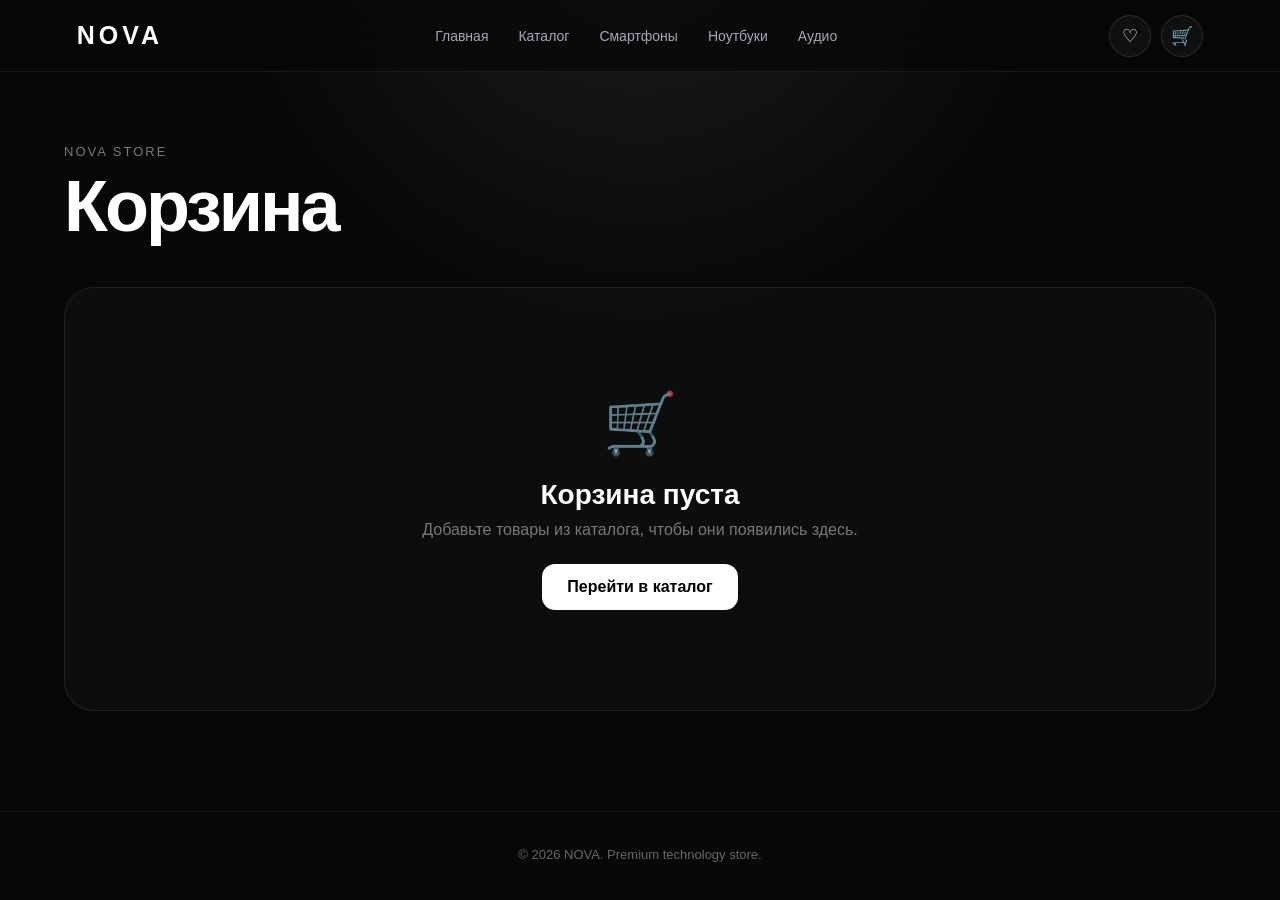
<file: cart.html>
<!DOCTYPE html>
<html lang="ru">
<head>
    <meta charset="UTF-8">
    <meta name="viewport" content="width=device-width, initial-scale=1.0">

    <title>Корзина — NOVA</title>

    <script src="products.js"></script>

    <style>
        * {
            box-sizing: border-box;
            margin: 0;
            padding: 0;
        }

        html {
            scroll-behavior: smooth;
        }

        body {
            font-family: -apple-system, BlinkMacSystemFont, "Segoe UI", sans-serif;
            background:
                radial-gradient(circle at 50% -10%, rgba(255,255,255,.09), transparent 35%),
                #07080a;
            color: #fff;
            min-height: 100vh;
        }

        a {
            color: inherit;
            text-decoration: none;
        }

        button {
            font-family: inherit;
        }

        /* HEADER */

        header {
            position: sticky;
            top: 0;
            z-index: 100;
            height: 72px;
            display: flex;
            align-items: center;
            justify-content: space-between;
            padding: 0 6%;
            background: rgba(7,8,10,.78);
            backdrop-filter: blur(20px);
            -webkit-backdrop-filter: blur(20px);
            border-bottom: 1px solid rgba(255,255,255,.07);
        }

        .logo {
            font-size: 25px;
            font-weight: 800;
            letter-spacing: 4px;
        }

        nav {
            display: flex;
            gap: 30px;
            color: #a8a8ad;
            font-size: 14px;
        }

        nav a {
            transition: .25s;
        }

        nav a:hover,
        nav a.active {
            color: #fff;
        }

        .header-actions {
            display: flex;
            gap: 10px;
        }

        .header-btn {
            position: relative;
            width: 42px;
            height: 42px;
            border: 1px solid rgba(255,255,255,.1);
            border-radius: 50%;
            display: flex;
            align-items: center;
            justify-content: center;
            background: rgba(255,255,255,.04);
            transition: .25s;
            font-size: 18px;
        }

        .header-btn:hover {
            background: rgba(255,255,255,.1);
            transform: translateY(-2px);
        }

        .cart-count {
            position: absolute;
            top: -3px;
            right: -3px;
            min-width: 18px;
            height: 18px;
            padding: 0 5px;
            border-radius: 20px;
            background: #fff;
            color: #000;
            font-size: 10px;
            font-weight: 800;
            display: none;
            align-items: center;
            justify-content: center;
        }

        /* MAIN */

        main {
            width: min(1200px, 90%);
            margin: auto;
            padding: 70px 0 100px;
        }

        .page-title {
            margin-bottom: 45px;
        }

        .page-title span {
            color: #777;
            font-size: 13px;
            letter-spacing: 2px;
            text-transform: uppercase;
        }

        .page-title h1 {
            margin-top: 10px;
            font-size: clamp(42px, 7vw, 72px);
            letter-spacing: -3px;
            line-height: 1;
        }

        .cart-layout {
            display: grid;
            grid-template-columns: 1fr 350px;
            gap: 30px;
            align-items: start;
        }

        /* ITEMS */

        .cart-items {
            display: flex;
            flex-direction: column;
            gap: 15px;
        }

        .cart-item {
            display: grid;
            grid-template-columns: 120px 1fr auto;
            gap: 22px;
            align-items: center;
            padding: 18px;
            border-radius: 24px;
            background:
                linear-gradient(
                    145deg,
                    rgba(255,255,255,.07),
                    rgba(255,255,255,.025)
                );
            border: 1px solid rgba(255,255,255,.08);
            transition: .25s;
        }

        .cart-item:hover {
            border-color: rgba(255,255,255,.14);
            transform: translateY(-1px);
        }

        .product-image {
            width: 120px;
            height: 140px;
            border-radius: 18px;
            display: flex;
            align-items: center;
            justify-content: center;
            background:
                radial-gradient(
                    circle at 50% 30%,
                    rgba(255,255,255,.14),
                    transparent 45%
                ),
                #111318;
            overflow: hidden;
        }

        /* UNIVERSAL DEVICE VISUAL */

        .device {
            position: relative;
            width: 58px;
            height: 108px;
            border-radius: 15px;
            background: linear-gradient(145deg,#626873,#111318);
            border: 3px solid #30343d;
            box-shadow: 0 15px 30px rgba(0,0,0,.5);
        }

        .device::before {
            content: "";
            position: absolute;
            top: 6px;
            left: 50%;
            transform: translateX(-50%);
            width: 22px;
            height: 6px;
            border-radius: 10px;
            background: #08090b;
            z-index: 2;
        }

        .device::after {
            content: "";
            position: absolute;
            inset: 13px 7px;
            border-radius: 10px;
            background:
                radial-gradient(
                    circle at 50% 30%,
                    rgba(255,255,255,.2),
                    transparent 35%
                ),
                linear-gradient(160deg,#202833,#090b0e);
        }

        .product-info {
            min-width: 0;
        }

        .product-info h2 {
            font-size: 19px;
            margin-bottom: 7px;
            line-height: 1.2;
        }

        .product-info p {
            color: #888;
            font-size: 13px;
            margin-bottom: 15px;
        }

        .product-price {
            font-size: 18px;
            font-weight: 700;
        }

        .item-right {
            min-width: 145px;
            text-align: right;
        }

        /* QUANTITY */

        .quantity {
            display: inline-flex;
            align-items: center;
            border: 1px solid rgba(255,255,255,.12);
            border-radius: 12px;
            overflow: hidden;
            margin-bottom: 13px;
            background: rgba(255,255,255,.025);
        }

        .quantity button {
            width: 35px;
            height: 35px;
            border: none;
            background: rgba(255,255,255,.05);
            color: #fff;
            cursor: pointer;
            font-size: 18px;
            transition: .2s;
        }

        .quantity button:hover {
            background: rgba(255,255,255,.14);
        }

        .quantity span {
            width: 35px;
            text-align: center;
            font-size: 13px;
            font-weight: 600;
        }

        .remove {
            display: block;
            margin-left: auto;
            border: none;
            background: none;
            color: #777;
            cursor: pointer;
            font-size: 13px;
            transition: .2s;
        }

        .remove:hover {
            color: #ff5c5c;
        }

        /* SUMMARY */

        .summary {
            position: sticky;
            top: 95px;
            padding: 28px;
            border-radius: 25px;
            background:
                linear-gradient(
                    145deg,
                    rgba(255,255,255,.08),
                    rgba(255,255,255,.03)
                );
            border: 1px solid rgba(255,255,255,.1);
            box-shadow: 0 25px 70px rgba(0,0,0,.2);
        }

        .summary h2 {
            font-size: 22px;
            margin-bottom: 25px;
        }

        .summary-row {
            display: flex;
            justify-content: space-between;
            color: #999;
            margin-bottom: 15px;
            font-size: 14px;
        }

        .summary-row span:last-child {
            color: #ddd;
        }

        .summary-row.total {
            color: #fff;
            font-size: 21px;
            font-weight: 700;
            padding-top: 18px;
            margin-top: 10px;
            border-top: 1px solid rgba(255,255,255,.1);
        }

        .summary-row.total span:last-child {
            color: #fff;
        }

        .checkout {
            width: 100%;
            border: none;
            border-radius: 14px;
            padding: 16px;
            margin-top: 22px;
            background: #fff;
            color: #050505;
            font-weight: 700;
            font-size: 15px;
            cursor: pointer;
            transition: .25s;
        }

        .checkout:hover {
            transform: translateY(-2px);
            box-shadow: 0 12px 35px rgba(255,255,255,.12);
        }

        .continue {
            display: block;
            text-align: center;
            margin-top: 18px;
            color: #888;
            font-size: 13px;
            transition: .2s;
        }

        .continue:hover {
            color: #fff;
        }

        /* EMPTY */

        .empty {
            display: none;
            text-align: center;
            padding: 100px 20px;
            border: 1px solid rgba(255,255,255,.08);
            border-radius: 30px;
            background: rgba(255,255,255,.025);
        }

        .empty-icon {
            font-size: 60px;
            margin-bottom: 20px;
            opacity: .7;
        }

        .empty h2 {
            font-size: 28px;
            margin-bottom: 10px;
        }

        .empty p {
            color: #777;
            margin-bottom: 25px;
        }

        .catalog-btn {
            display: inline-block;
            padding: 14px 25px;
            border-radius: 13px;
            background: #fff;
            color: #000;
            font-weight: 700;
            transition: .25s;
        }

        .catalog-btn:hover {
            transform: translateY(-2px);
            box-shadow: 0 10px 30px rgba(255,255,255,.1);
        }

        /* FOOTER */

        footer {
            border-top: 1px solid rgba(255,255,255,.07);
            padding: 35px 6%;
            color: #666;
            font-size: 13px;
            text-align: center;
        }

        /* MOBILE */

        @media (max-width: 800px) {

            header {
                padding: 0 20px;
            }

            nav {
                display: none;
            }

            main {
                width: 92%;
                padding-top: 45px;
            }

            .cart-layout {
                grid-template-columns: 1fr;
            }

            .summary {
                position: static;
            }

            .cart-item {
                grid-template-columns: 85px 1fr;
                gap: 15px;
                padding: 14px;
            }

            .product-image {
                width: 85px;
                height: 110px;
            }

            .device {
                width: 46px;
                height: 84px;
                border-radius: 12px;
            }

            .device::before {
                width: 18px;
                height: 5px;
            }

            .device::after {
                inset: 11px 6px;
            }

            .product-info h2 {
                font-size: 16px;
            }

            .product-info p {
                font-size: 11px;
                margin-bottom: 10px;
            }

            .product-price {
                font-size: 16px;
            }

            .item-right {
                grid-column: 2;
                min-width: 0;
                text-align: left;
            }

            .remove {
                margin-left: 0;
            }
        }
    </style>
</head>

<body>

<header>

    <a href="index.html" class="logo">NOVA</a>

    <nav>
        <a href="index.html">Главная</a>
        <a href="catalog.html">Каталог</a>
        <a href="smartphones.html">Смартфоны</a>
        <a href="laptops.html">Ноутбуки</a>
        <a href="audio.html">Аудио</a>
    </nav>

    <div class="header-actions">

        <a href="favorites.html" class="header-btn">
            ♡
        </a>

        <a href="cart.html" class="header-btn">
            🛒
            <span class="cart-count" id="cartCount">0</span>
        </a>

    </div>

</header>


<main>

    <div class="page-title">
        <span>NOVA Store</span>
        <h1>Корзина</h1>
    </div>


    <div id="cartContent">

        <div class="cart-layout">

            <div class="cart-items" id="cartItems"></div>


            <aside class="summary">

                <h2>Ваш заказ</h2>

                <div class="summary-row">
                    <span>Товары</span>
                    <span id="subtotal">0 ₽</span>
                </div>

                <div class="summary-row">
                    <span>Товаров</span>
                    <span id="itemsCount">0</span>
                </div>

                <div class="summary-row">
                    <span>Доставка</span>
                    <span>Бесплатно</span>
                </div>

                <div class="summary-row total">
                    <span>Итого</span>
                    <span id="total">0 ₽</span>
                </div>

                <button class="checkout" onclick="checkout()">
                    Оформить заказ
                </button>

                <a href="catalog.html" class="continue">
                    ← Продолжить покупки
                </a>

            </aside>

        </div>

    </div>


    <div class="empty" id="emptyCart">

        <div class="empty-icon">🛒</div>

        <h2>Корзина пуста</h2>

        <p>
            Добавьте товары из каталога,
            чтобы они появились здесь.
        </p>

        <a href="catalog.html" class="catalog-btn">
            Перейти в каталог
        </a>

    </div>

</main>


<footer>
    © 2026 NOVA. Premium technology store.
</footer>


<script>

    /* =========================
       CART
    ========================= */

    let cart = [];

    try {
        cart = JSON.parse(
            localStorage.getItem("novaCart") || "[]"
        );
    } catch {
        cart = [];
    }


    /*
       Приводим корзину
       к единому формату:
       { id: "...", quantity: 1 }
    */

    cart = cart
        .map(item => {

            if (typeof item === "string") {
                return {
                    id: item,
                    quantity: 1
                };
            }

            return {
                id: item.id,
                quantity: Math.max(
                    1,
                    Number(item.quantity) || 1
                )
            };

        })
        .filter(item => item.id);


    function saveCart() {

        localStorage.setItem(
            "novaCart",
            JSON.stringify(cart)
        );

    }


    /* =========================
       FORMAT PRICE
    ========================= */

    function formatPrice(price) {

        return Number(price).toLocaleString("ru-RU") + " ₽";

    }


    /* =========================
       CART COUNTER
    ========================= */

    function updateCartCounter() {

        const counter =
            document.getElementById("cartCount");

        const count =
            cart.reduce(
                (sum, item) =>
                    sum + item.quantity,
                0
            );


        counter.textContent = count;

        counter.style.display =
            count > 0 ? "flex" : "none";

    }


    /* =========================
       RENDER
    ========================= */

    function renderCart() {

        const container =
            document.getElementById("cartItems");

        const content =
            document.getElementById("cartContent");

        const empty =
            document.getElementById("emptyCart");

        const subtotal =
            document.getElementById("subtotal");

        const totalElement =
            document.getElementById("total");

        const itemsCountElement =
            document.getElementById("itemsCount");


        /*
           Удаляем товары,
           которых больше нет
           в products.js
        */

        cart = cart.filter(
            item => products[item.id]
        );


        if (cart.length === 0) {

            content.style.display = "none";
            empty.style.display = "block";

            subtotal.textContent = "0 ₽";
            totalElement.textContent = "0 ₽";
            itemsCountElement.textContent = "0";

            updateCartCounter();

            saveCart();

            return;
        }


        content.style.display = "block";
        empty.style.display = "none";


        container.innerHTML = "";


        let total = 0;
        let itemsCount = 0;


        cart.forEach((item, index) => {

            const product =
                products[item.id];

            if (!product) return;


            const itemTotal =
                Number(product.price) *
                item.quantity;


            total += itemTotal;
            itemsCount += item.quantity;


            const element =
                document.createElement("div");

            element.className = "cart-item";


            element.innerHTML = `

                <div class="product-image">
                    <div class="device"></div>
                </div>


                <div class="product-info">

                    <h2>
                        ${product.name}
                    </h2>

                    <p>
                        ${product.brand || "NOVA"}
                    </p>

                    <div class="product-price">
                        ${formatPrice(product.price)}
                    </div>

                </div>


                <div class="item-right">

                    <div class="quantity">

                        <button
                            onclick="changeQuantity(${index}, -1)">
                            −
                        </button>

                        <span>
                            ${item.quantity}
                        </span>

                        <button
                            onclick="changeQuantity(${index}, 1)">
                            +
                        </button>

                    </div>


                    <button
                        class="remove"
                        onclick="removeItem(${index})">

                        Удалить

                    </button>

                </div>

            `;


            container.appendChild(element);

        });


        subtotal.textContent =
            formatPrice(total);

        totalElement.textContent =
            formatPrice(total);

        itemsCountElement.textContent =
            itemsCount;


        updateCartCounter();

        saveCart();

    }


    /* =========================
       CHANGE QUANTITY
    ========================= */

    function changeQuantity(index, change) {

        if (!cart[index]) return;


        cart[index].quantity += change;


        if (cart[index].quantity <= 0) {

            cart.splice(index, 1);

        }


        saveCart();
        renderCart();

    }


    /* =========================
       REMOVE
    ========================= */

    function removeItem(index) {

        if (!cart[index]) return;


        cart.splice(index, 1);

        saveCart();
        renderCart();

    }


    /* =========================
       CHECKOUT
    ========================= */

    function checkout() {

        if (cart.length === 0) return;


        alert(
            "Оформление заказа будет доступно на следующем этапе NOVA."
        );

    }


    /* =========================
       START
    ========================= */

    renderCart();

</script>

</body>
</html>
</file>
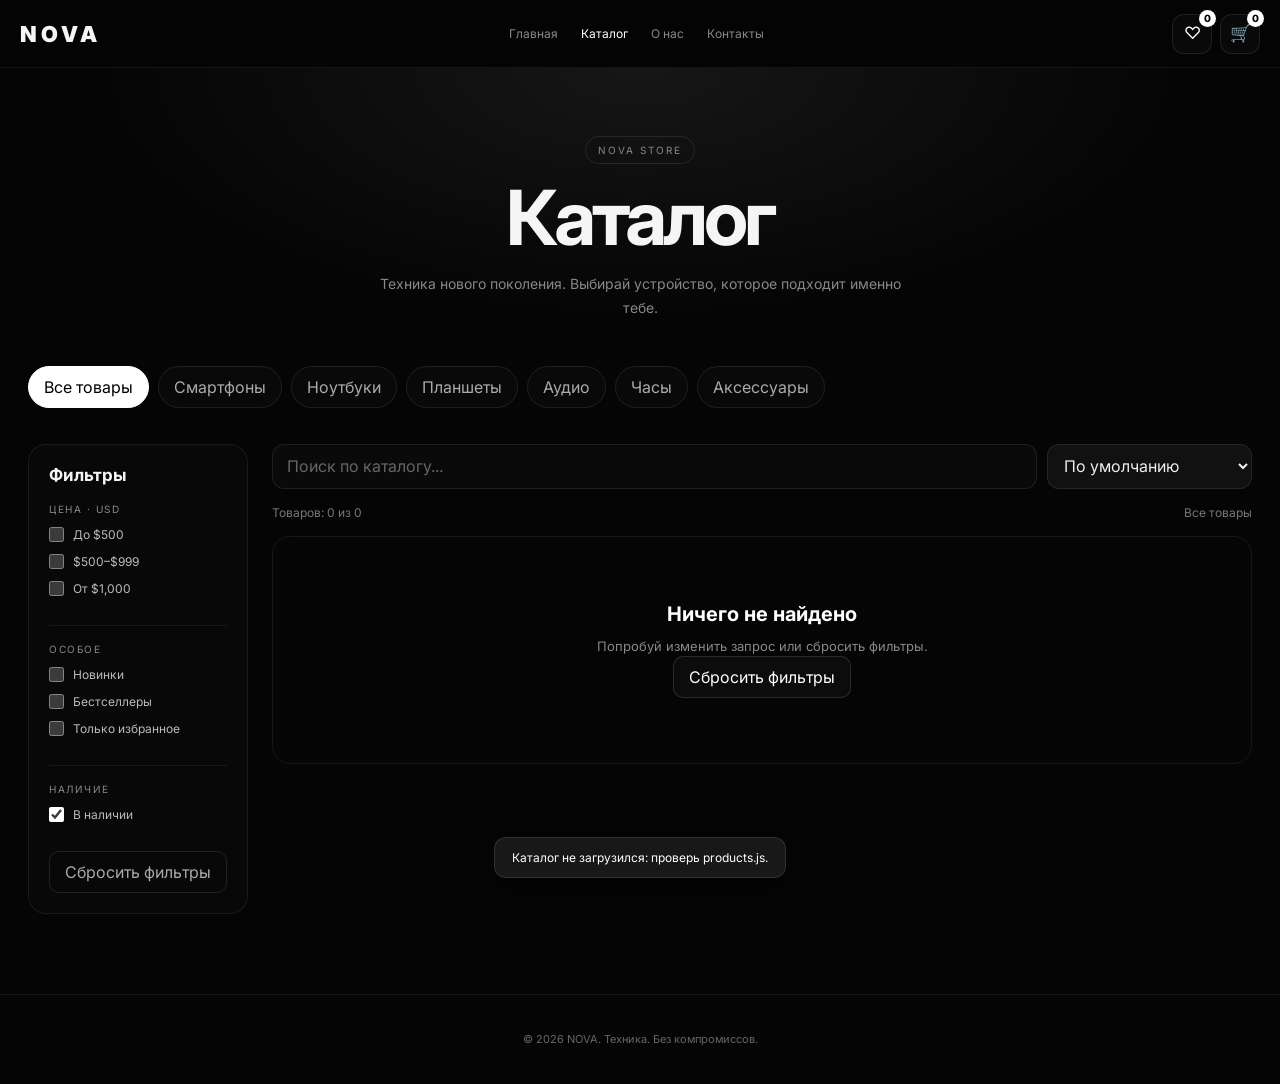
<file: catalog.html>
<!DOCTYPE html>
<html lang="ru">
<head>
<meta charset="UTF-8">
<meta name="viewport" content="width=device-width, initial-scale=1">
<meta name="theme-color" content="#050505">
<meta name="description" content="Каталог NOVA — смартфоны, ноутбуки, планшеты, аудио и аксессуары.">
<title>Каталог — NOVA</title>
<link rel="stylesheet" href="style.css">

<style>
.catalog-page {
    min-height:100vh;background:#050505;color:#f5f5f5;
    font-family:Inter,Arial,sans-serif;
}
.catalog-page * {box-sizing:border-box}
.catalog-page a {color:inherit;text-decoration:none}
.catalog-page button,.catalog-page input,.catalog-page select {font:inherit}
.catalog-page button {cursor:pointer}
.catalog-header {
    position:sticky;top:0;z-index:1000;min-height:68px;
    padding:0 max(20px,calc((100% - 1400px)/2));
    display:flex;align-items:center;justify-content:space-between;gap:20px;
    background:rgba(5,5,5,.9);backdrop-filter:blur(18px);
    border-bottom:1px solid #ffffff12;
}
.logo {font-size:22px;font-weight:900;letter-spacing:4px}
.header-nav {display:flex;align-items:center;gap:23px}
.header-nav a {font-size:12px;color:#888;transition:color .2s}
.header-nav a:hover,.header-nav a.active {color:#fff}
.header-actions {display:flex;align-items:center;gap:8px}
.header-action {
    position:relative;width:40px;height:40px;display:grid;place-items:center;
    border:1px solid #ffffff18;border-radius:12px;background:#ffffff06;color:#fff;
}
.header-action:hover,.header-action[aria-pressed="true"] {background:#ffffff16}
.header-icon {font-size:17px;line-height:1}
.counter {
    position:absolute;top:-5px;right:-5px;min-width:17px;height:17px;
    padding:0 4px;display:grid;place-items:center;border-radius:20px;
    background:#fff;color:#000;font-size:10px;font-weight:800;
}
.menu-toggle {display:none}
.catalog-hero {
    padding:68px 20px 42px;text-align:center;
    background:radial-gradient(ellipse at 50% 0%,#ffffff12,transparent 60%);
}
.hero-label {
    display:inline-block;margin-bottom:15px;padding:7px 12px;
    border:1px solid #ffffff17;border-radius:30px;color:#888;
    font-size:10px;letter-spacing:2px;text-transform:uppercase;
}
.catalog-hero h1 {margin:0;font-size:clamp(42px,7vw,76px);line-height:1;letter-spacing:-4px}
.catalog-hero p {max-width:530px;margin:17px auto 0;color:#888;font-size:14px;line-height:1.7}
.category-section {max-width:1450px;margin:auto;padding:0 28px 28px}
.category-list {display:flex;gap:9px;overflow:auto;padding:4px 0 8px;scrollbar-width:none}
.category-list::-webkit-scrollbar {display:none}
.category-btn {
    flex:0 0 auto;padding:10px 15px;border:1px solid #ffffff15;
    border-radius:30px;background:#ffffff05;color:#aaa;font-size:12px;
}
.category-btn:hover {color:#fff;border-color:#ffffff40}
.category-btn.active {background:#fff;color:#000;border-color:#fff}
.catalog-layout {
    max-width:1450px;margin:auto;padding:0 28px 80px;
    display:grid;grid-template-columns:220px minmax(0,1fr);gap:24px;
}
.filters {
    align-self:start;position:sticky;top:88px;padding:20px;
    border:1px solid #ffffff12;border-radius:18px;background:#ffffff04;
}
.filters h2 {margin:0 0 18px;font-size:17px}
.filter-group {padding:17px 0;border-top:1px solid #ffffff10}
.filter-group:first-of-type {border-top:0;padding-top:0}
.filter-title {margin-bottom:12px;color:#888;font-size:10px;letter-spacing:1.5px;text-transform:uppercase}
.filter-option {display:flex;align-items:center;gap:9px;margin:12px 0;color:#bbb;font-size:12px;cursor:pointer}
.filter-option input {width:15px;height:15px;margin:0;accent-color:#fff}
.reset-filters {
    width:100%;padding:10px;border:1px solid #ffffff1c;border-radius:10px;
    background:transparent;color:#aaa;font-size:12px;
}
.reset-filters:hover {color:#fff;background:#ffffff09}
.catalog-toolbar {display:flex;gap:10px;margin-bottom:12px}
.search-box {position:relative;flex:1;min-width:0}
.search-box input {
    width:100%;height:45px;padding:0 14px;outline:none;
    border:1px solid #ffffff16;border-radius:12px;background:#ffffff06;color:#fff;
}
.search-box input:focus,.sort-select:focus {border-color:#ffffff60}
.search-box input::placeholder {color:#666}
.sort-select {
    width:205px;min-width:0;height:45px;padding:0 12px;outline:none;
    border:1px solid #ffffff16;border-radius:12px;background:#111;color:#eee;
}
.result-bar {
    display:flex;align-items:center;justify-content:space-between;gap:12px;
    margin:16px 0;color:#777;font-size:12px;
}
.products-grid {display:grid;grid-template-columns:repeat(4,minmax(0,1fr));gap:14px}
.product-card {
    min-width:0;overflow:hidden;border:1px solid #ffffff10;border-radius:18px;
    background:linear-gradient(145deg,#ffffff09,#ffffff02);
    transition:transform .22s,border-color .22s,box-shadow .22s;
}
.product-card:hover {transform:translateY(-4px);border-color:#ffffff30;box-shadow:0 18px 35px #0008}
.product-image {
    position:relative;height:205px;display:grid;place-items:center;overflow:hidden;
    background:radial-gradient(circle,#ffffff0e,transparent 68%);
}
.product-visual-link {width:100%;height:100%;display:grid;place-items:center}
.product-badge {
    position:absolute;top:12px;left:12px;z-index:3;padding:6px 8px;
    border-radius:6px;background:#ffffff10;color:#ddd;font-size:9px;font-weight:700;
}
.favorite-btn {
    position:absolute;top:10px;right:10px;z-index:5;width:34px;height:34px;
    display:grid;place-items:center;padding:0;border:1px solid #ffffff20;
    border-radius:50%;background:#0008;color:#aaa;font-size:18px;line-height:1;
}
.favorite-btn:hover,.favorite-btn.active {color:#fff;background:#ffffff1b}
.device {
    position:relative;width:78px;height:151px;border:4px solid #292929;border-radius:19px;
    background:linear-gradient(145deg,#292929,#070707);
    box-shadow:0 18px 32px #0009;transform:rotate(-3deg);transition:transform .25s;
}
.device:before {
    content:"";position:absolute;top:6px;left:50%;width:30px;height:7px;
    border-radius:8px;background:#000;transform:translateX(-50%);
}
.device:after {
    content:"NOVA";position:absolute;bottom:12px;left:50%;transform:translateX(-50%);
    color:#555;font-size:6px;font-weight:800;letter-spacing:2px;
}
.product-card:hover .device {transform:rotate(0) scale(1.04)}
.laptop {
    position:relative;width:140px;height:88px;border:4px solid #292929;
    border-bottom-width:7px;border-radius:10px 10px 3px 3px;
    background:linear-gradient(145deg,#303030,#080808);box-shadow:0 18px 32px #0009;
}
.laptop:after {
    content:"";position:absolute;left:-14px;bottom:-13px;width:160px;height:6px;
    border-radius:0 0 8px 8px;background:#303030;
}
.tablet {
    width:105px;height:139px;border:4px solid #292929;border-radius:14px;
    background:linear-gradient(145deg,#303030,#080808);box-shadow:0 18px 32px #0009;
}
.buds {position:relative;width:100px;height:65px}
.buds:before,.buds:after {
    content:"";position:absolute;top:6px;width:37px;height:48px;border-radius:20px;
    background:linear-gradient(145deg,#303030,#080808);box-shadow:0 12px 25px #0009;
}
.buds:before {left:8px;transform:rotate(-10deg)}
.buds:after {right:8px;transform:rotate(10deg)}
.watch {position:relative;width:80px;height:105px}
.watch:before {
    content:"";position:absolute;left:21px;width:38px;height:105px;border-radius:20px;background:#202020;
}
.watch:after {
    content:"";position:absolute;left:25px;top:25px;width:30px;height:42px;
    border:2px solid #333;border-radius:8px;background:#050505;
}
.accessory {
    position:relative;width:105px;height:65px;border-radius:17px;
    background:linear-gradient(145deg,#303030,#080808);box-shadow:0 18px 32px #0009;
}
.accessory:after {
    content:"NOVA";position:absolute;left:50%;top:50%;transform:translate(-50%,-50%);
    color:#555;font-size:8px;font-weight:800;letter-spacing:2px;
}
.product-info {padding:14px}
.product-brand {margin-bottom:5px;color:#777;font-size:10px;letter-spacing:1.2px;text-transform:uppercase}
.product-name {min-height:36px;margin:0;color:#fff;font-size:14px;font-weight:650;line-height:1.35}
.product-description {
    display:-webkit-box;min-height:34px;margin:8px 0 14px;overflow:hidden;
    color:#888;font-size:11px;line-height:1.55;-webkit-box-orient:vertical;-webkit-line-clamp:2;
}
.product-bottom {display:flex;align-items:center;justify-content:space-between;gap:8px}
.product-price {font-size:15px;font-weight:800;white-space:nowrap}
.add-cart {
    padding:9px 11px;border:0;border-radius:9px;background:#fff;color:#000;
    font-size:11px;font-weight:800;white-space:nowrap;
}
.add-cart:hover {background:#ddd}
.add-cart:disabled {opacity:.5;cursor:not-allowed}
.details-link {display:inline-block;margin-top:12px;color:#888;font-size:11px}
.details-link:hover {color:#fff}
.empty-products {
    display:none;padding:65px 18px;text-align:center;
    border:1px solid #ffffff12;border-radius:18px;color:#888;
}
.empty-products h2 {margin:0 0 10px;color:#fff;font-size:20px}
.empty-products p {font-size:13px;line-height:1.6}
.empty-products button {padding:10px 15px;border:1px solid #ffffff20;border-radius:10px;background:#ffffff08;color:#fff}
.cart-overlay {
    position:fixed;inset:0;z-index:1998;display:none;background:#000a;backdrop-filter:blur(4px);
}
.cart-overlay.open {display:block}
.cart-panel {
    position:fixed;top:0;right:0;z-index:1999;width:min(410px,100%);height:100dvh;
    padding:22px;display:flex;flex-direction:column;background:#0c0c0c;
    border-left:1px solid #ffffff14;transform:translateX(102%);transition:transform .25s ease;
}
.cart-panel.open {transform:translateX(0)}
.cart-head {display:flex;align-items:center;justify-content:space-between;gap:12px;margin-bottom:18px}
.cart-head h2 {margin:0;font-size:21px}
.close-cart {
    width:38px;height:38px;border:1px solid #ffffff18;border-radius:50%;
    background:#ffffff08;color:#fff;font-size:22px;
}
.cart-items {flex:1;overflow:auto}
.cart-item {display:flex;align-items:center;gap:10px;padding:15px 0;border-bottom:1px solid #ffffff10}
.cart-item-info {flex:1;min-width:0}
.cart-item-name {margin-bottom:6px;font-size:12px;font-weight:700;line-height:1.4}
.cart-item-price {color:#999;font-size:12px}
.cart-quantity {display:flex;align-items:center;gap:8px}
.cart-quantity button {
    width:29px;height:29px;border:1px solid #ffffff1a;border-radius:8px;background:#ffffff08;color:#fff;
}
.cart-quantity span {min-width:14px;text-align:center;font-size:12px}
.remove-item {width:28px;height:28px;border:0;background:transparent;color:#888;font-size:19px}
.empty-cart {padding:45px 10px;text-align:center;color:#888;font-size:13px;line-height:1.6}
.cart-footer {padding-top:18px;border-top:1px solid #ffffff12}
.cart-total {display:flex;justify-content:space-between;gap:12px;margin-bottom:15px;font-size:16px;font-weight:800}
.checkout-link {display:block;width:100%;padding:13px;border-radius:10px;background:#fff;color:#000!important;text-align:center;font-size:12px;font-weight:800}
.clear-cart {width:100%;margin-top:10px;padding:10px;border:1px solid #ffffff18;border-radius:10px;background:transparent;color:#999;font-size:11px}
.toast {
    position:fixed;left:50%;bottom:22px;z-index:3000;max-width:calc(100% - 30px);
    padding:12px 17px;border:1px solid #ffffff1a;border-radius:12px;
    background:#181818;color:#fff;font-size:12px;box-shadow:0 12px 35px #0008;
    opacity:0;transform:translate(-50%,15px);pointer-events:none;transition:opacity .2s,transform .2s;
}
.toast.show {opacity:1;transform:translate(-50%,0)}
.catalog-footer {padding:35px 20px;border-top:1px solid #ffffff10;color:#666;text-align:center;font-size:11px}
.sr-only {position:absolute;width:1px;height:1px;padding:0;margin:-1px;overflow:hidden;clip:rect(0,0,0,0);white-space:nowrap;border:0}
@media(max-width:1200px) {.products-grid{grid-template-columns:repeat(3,minmax(0,1fr))}}
@media(max-width:900px) {
    .header-nav {display:none}
    .menu-toggle {display:grid}
    .header-nav.is-open {
        position:absolute;top:67px;left:12px;right:12px;display:flex;flex-direction:column;
        align-items:stretch;gap:0;padding:8px;border:1px solid #ffffff18;border-radius:14px;
        background:#101010;box-shadow:0 20px 45px #000a;
    }
    .header-nav.is-open a {padding:13px;border-radius:8px}
    .header-nav.is-open a:hover {background:#ffffff0d}
    .catalog-layout {grid-template-columns:1fr}
    .filters {position:static}
    .filters-inner {display:grid;grid-template-columns:repeat(3,minmax(0,1fr));gap:15px}
    .filter-group {padding:10px 0;border-top:0}
    .products-grid {grid-template-columns:repeat(3,minmax(0,1fr))}
}
@media(max-width:650px) {
    .catalog-header {min-height:62px;padding:0 15px}
    .logo {font-size:19px}
    .header-action {width:37px;height:37px}
    .catalog-hero {padding:50px 18px 35px}
    .catalog-hero h1 {letter-spacing:-2.5px}
    .catalog-hero p {font-size:13px}
    .category-section {padding:0 15px 22px}
    .catalog-layout {padding:0 15px 55px;gap:18px}
    .filters {padding:14px}
    .filters-inner {grid-template-columns:1fr}
    .filter-group {padding:13px 0;border-top:1px solid #ffffff10}
    .catalog-toolbar {flex-direction:column}
    .sort-select {width:100%}
    .products-grid {grid-template-columns:repeat(2,minmax(0,1fr));gap:9px}
    .product-image {height:160px}
    .product-info {padding:11px}
    .product-name {font-size:12px;min-height:33px}
    .product-description {font-size:10px}
    .product-price {font-size:13px}
    .add-cart {padding:9px 8px;font-size:10px}
    .product-bottom {align-items:flex-start;flex-direction:column}
    .cart-panel {padding:18px}
}
@media(prefers-reduced-motion:reduce) {
    *,*:before,*:after {scroll-behavior:auto!important;animation:none!important;transition:none!important}
}
</style>
</head>

<body>
<div class="catalog-page">

<header class="catalog-header">
    <a href="index.html" class="logo">NOVA</a>

    <nav class="header-nav" id="catalogNav" aria-label="Основная навигация">
        <a href="index.html">Главная</a>
        <a href="catalog.html" class="active" aria-current="page">Каталог</a>
        <a href="about.html">О нас</a>
        <a href="contacts.html">Контакты</a>
    </nav>

    <div class="header-actions">
        <button class="header-action menu-toggle" id="menuToggle" type="button"
                aria-label="Открыть меню" aria-expanded="false" aria-controls="catalogNav">
            <span class="header-icon">☰</span>
        </button>
        <button class="header-action" id="favoritesButton" type="button"
                aria-label="Показать избранное" aria-pressed="false">
            <span class="header-icon">♡</span>
            <span class="counter" id="favoritesCount" data-nova-favorites-count>0</span>
        </button>
        <button class="header-action" id="cartButton" type="button" aria-label="Открыть корзину">
            <span class="header-icon">🛒</span>
            <span class="counter" id="cartCount" data-nova-cart-count>0</span>
        </button>
    </div>
</header>

<section class="catalog-hero">
    <div class="hero-label">NOVA Store</div>
    <h1>Каталог</h1>
    <p>Техника нового поколения. Выбирай устройство, которое подходит именно тебе.</p>
</section>

<section class="category-section" aria-label="Категории товаров">
    <div class="category-list" id="categoryList">
        <button class="category-btn active" type="button" data-category="all" aria-pressed="true">Все товары</button>
        <button class="category-btn" type="button" data-category="smartphone" aria-pressed="false">Смартфоны</button>
        <button class="category-btn" type="button" data-category="laptop" aria-pressed="false">Ноутбуки</button>
        <button class="category-btn" type="button" data-category="tablet" aria-pressed="false">Планшеты</button>
        <button class="category-btn" type="button" data-category="audio" aria-pressed="false">Аудио</button>
        <button class="category-btn" type="button" data-category="watch" aria-pressed="false">Часы</button>
        <button class="category-btn" type="button" data-category="accessory" aria-pressed="false">Аксессуары</button>
    </div>
</section>

<main class="catalog-layout">
    <aside class="filters">
        <h2>Фильтры</h2>
        <div class="filters-inner">
            <div class="filter-group">
                <div class="filter-title">Цена · USD</div>
                <label class="filter-option"><input type="checkbox" class="price-filter" data-min="0" data-max="499"> До $500</label>
                <label class="filter-option"><input type="checkbox" class="price-filter" data-min="500" data-max="999.99"> $500–$999</label>
                <label class="filter-option"><input type="checkbox" class="price-filter" data-min="1000" data-max="Infinity"> От $1,000</label>
            </div>
            <div class="filter-group">
                <div class="filter-title">Особое</div>
                <label class="filter-option"><input type="checkbox" id="newFilter"> Новинки</label>
                <label class="filter-option"><input type="checkbox" id="bestFilter"> Бестселлеры</label>
                <label class="filter-option"><input type="checkbox" id="favoritesOnly"> Только избранное</label>
            </div>
            <div class="filter-group">
                <div class="filter-title">Наличие</div>
                <label class="filter-option"><input type="checkbox" id="stockFilter" checked> В наличии</label>
            </div>
        </div>
        <button class="reset-filters" id="resetFilters" type="button">Сбросить фильтры</button>
    </aside>

    <section class="catalog-main" aria-label="Товары">
        <div class="catalog-toolbar">
            <label class="search-box">
                <span class="sr-only">Поиск товаров</span>
                <input type="search" id="searchInput" placeholder="Поиск по каталогу..." autocomplete="off">
            </label>
            <label>
                <span class="sr-only">Сортировка</span>
                <select id="sortSelect" class="sort-select">
                    <option value="default">По умолчанию</option>
                    <option value="price-asc">Цена: по возрастанию</option>
                    <option value="price-desc">Цена: по убыванию</option>
                    <option value="name-asc">Название: А–Я</option>
                    <option value="name-desc">Название: Я–А</option>
                </select>
            </label>
        </div>

        <div class="result-bar">
            <span id="resultCount" aria-live="polite">Загрузка товаров…</span>
            <span id="activeCategoryLabel">Все товары</span>
        </div>

        <div class="products-grid" id="productsGrid"></div>

        <div class="empty-products" id="emptyProducts">
            <h2>Ничего не найдено</h2>
            <p>Попробуй изменить запрос или сбросить фильтры.</p>
            <button type="button" id="emptyReset">Сбросить фильтры</button>
        </div>
    </section>
</main>

<div class="cart-overlay" id="cartOverlay"></div>
<aside class="cart-panel" id="cartPanel" role="dialog" aria-modal="true" aria-labelledby="cartTitle" aria-hidden="true">
    <div class="cart-head">
        <h2 id="cartTitle">Корзина</h2>
        <button class="close-cart" id="closeCart" type="button" aria-label="Закрыть корзину">×</button>
    </div>
    <div class="cart-items" id="cartItems"></div>
    <div class="cart-footer">
        <div class="cart-total"><span>Итого</span><span id="cartTotal">$0.00</span></div>
        <a class="checkout-link" href="cart.html">Перейти к оформлению</a>
        <button class="clear-cart" id="clearCart" type="button">Очистить корзину</button>
    </div>
</aside>

<div class="toast" id="toast" role="status" aria-live="polite"></div>

<footer class="catalog-footer">© 2026 NOVA. Техника. Без компромиссов.</footer>
</div>

<script src="products.js"></script>
<script src="nova-core.js"></script>

<script>
(function () {
    "use strict";

    const $ = (selector, root = document) => root.querySelector(selector);
    const $$ = (selector, root = document) => Array.from(root.querySelectorAll(selector));

    const grid = $("#productsGrid");
    const emptyState = $("#emptyProducts");
    const resultCount = $("#resultCount");
    const categoryLabel = $("#activeCategoryLabel");
    const searchInput = $("#searchInput");
    const sortSelect = $("#sortSelect");
    const newFilter = $("#newFilter");
    const bestFilter = $("#bestFilter");
    const stockFilter = $("#stockFilter");
    const favoritesOnly = $("#favoritesOnly");
    const favoritesButton = $("#favoritesButton");
    const favoritesCount = $("#favoritesCount");
    const cartButton = $("#cartButton");
    const cartCount = $("#cartCount");
    const cartPanel = $("#cartPanel");
    const cartOverlay = $("#cartOverlay");
    const closeCartButton = $("#closeCart");
    const cartItems = $("#cartItems");
    const cartTotal = $("#cartTotal");
    const clearCartButton = $("#clearCart");
    const toast = $("#toast");
    const menuToggle = $("#menuToggle");
    const nav = $("#catalogNav");

    const categories = {
        all: "Все товары",
        smartphone: "Смартфоны",
        laptop: "Ноутбуки",
        tablet: "Планшеты",
        audio: "Аудио",
        watch: "Часы",
        accessory: "Аксессуары"
    };

    let selectedCategory = "all";
    let searchQuery = "";
    let toastTimer;
    let lastFocus = null;
    let favoritesView = false;

    function parsePrice(value) {
        if (typeof value === "number") {
            return Number.isFinite(value) && value >= 0 ? value : 0;
        }
        const cleaned = String(value ?? "").replace(/[$,\s]/g, "");
        const parsed = Number(cleaned);
        return Number.isFinite(parsed) && parsed >= 0 ? parsed : 0;
    }

    function money(value) {
        if (window.NOVA && typeof window.NOVA.formatPrice === "function") {
            return window.NOVA.formatPrice(value);
        }
        return new Intl.NumberFormat("en-US", {
            style: "currency", currency: "USD"
        }).format(parsePrice(value));
    }

    function escapeHTML(value) {
        return String(value ?? "").replace(/[&<>"']/g, char => ({
            "&": "&amp;", "<": "&lt;", ">": "&gt;",
            '"': "&quot;", "'": "&#39;"
        })[char]);
    }

    function getProductData() {
        if (typeof window.products !== "object" || window.products === null) {
            return [];
        }

        return Object.entries(window.products).map(([id, product]) => ({
            ...product,
            id: String(id),
            price: parsePrice(product && product.price)
        })).filter(product => product && product.name);
    }

    const productArray = getProductData();
    const productsById = new Map(productArray.map(product => [product.id, product]));

    function getCart() {
        return window.NOVA ? window.NOVA.getCart() : [];
    }

    function getFavorites() {
        return window.NOVA ? window.NOVA.getFavorites() : [];
    }

    function getVisualClass(category) {
        return ({
            smartphone: "device",
            laptop: "laptop",
            tablet: "tablet",
            audio: "buds",
            watch: "watch",
            accessory: "accessory"
        })[category] || "accessory";
    }

    function showToast(message) {
        toast.textContent = message;
        toast.classList.add("show");
        clearTimeout(toastTimer);
        toastTimer = setTimeout(() => toast.classList.remove("show"), 2200);
    }

    function isNew(product) {
        const badge = String(product.badge || "").toLowerCase();
        return badge.includes("new") || badge.includes("нов");
    }

    function isBestSeller(product) {
        const badge = String(product.badge || "").toLowerCase();
        return badge.includes("best") || badge.includes("хит") || badge.includes("бест");
    }

    function createProductCard(product) {
        const id = product.id;
        const favorite = getFavorites().includes(id);
        const badge = product.badge
            ? `<span class="product-badge">${escapeHTML(product.badge)}</span>`
            : "";

        return `
        <article class="product-card">
            <div class="product-image">
                ${badge}
                <button class="favorite-btn ${favorite ? "active" : ""}"
                    type="button" data-favorite="${escapeHTML(id)}"
                    aria-label="${favorite ? "Убрать из избранного" : "Добавить в избранное"}"
                    aria-pressed="${favorite}">${favorite ? "♥" : "♡"}</button>
                <a class="product-visual-link"
                    href="product.html?id=${encodeURIComponent(id)}"
                    aria-label="Подробнее: ${escapeHTML(product.name)}">
                    <div class="${getVisualClass(product.category)}" aria-hidden="true"></div>
                </a>
            </div>
            <div class="product-info">
                <div class="product-brand">${escapeHTML(product.brand || "NOVA")}</div>
                <h2 class="product-name">${escapeHTML(product.name)}</h2>
                <p class="product-description">${escapeHTML(product.description || "Премиальное устройство.")}</p>
                <div class="product-bottom">
                    <div class="product-price">${money(product.price)}</div>
                    <button class="add-cart" type="button" data-add-cart="${escapeHTML(id)}">В корзину</button>
                </div>
                <a class="details-link" href="product.html?id=${encodeURIComponent(id)}">Подробнее →</a>
            </div>
        </article>`;
    }

    function matchesPrice(product) {
        const checked = $$(".price-filter:checked");
        if (!checked.length) return true;

        return checked.some(filter => {
            const min = Number(filter.dataset.min);
            const max = filter.dataset.max === "Infinity"
                ? Infinity : Number(filter.dataset.max);
            return product.price >= min && product.price <= max;
        });
    }

    function getFilteredProducts() {
        let result = productArray.slice();
        const query = searchQuery.trim().toLocaleLowerCase("ru");

        if (selectedCategory !== "all") {
            result = result.filter(product => product.category === selectedCategory);
        }

        if (query) {
            result = result.filter(product => [
                product.name, product.brand, product.description,
                product.category, product.badge, product.id
            ].filter(Boolean).join(" ").toLocaleLowerCase("ru").includes(query));
        }

        result = result.filter(matchesPrice);

        if (newFilter.checked) result = result.filter(isNew);
        if (bestFilter.checked) result = result.filter(isBestSeller);
        if (stockFilter.checked) result = result.filter(product => product.stock !== false);

        if (favoritesView || favoritesOnly.checked) {
            const favoriteIds = new Set(getFavorites());
            result = result.filter(product => favoriteIds.has(product.id));
        }

        switch (sortSelect.value) {
            case "price-asc":
                result.sort((a, b) => a.price - b.price);
                break;
            case "price-desc":
                result.sort((a, b) => b.price - a.price);
                break;
            case "name-asc":
                result.sort((a, b) => String(a.name).localeCompare(String(b.name), "ru"));
                break;
            case "name-desc":
                result.sort((a, b) => String(b.name).localeCompare(String(a.name), "ru"));
                break;
        }

        return result;
    }

    function renderProducts() {
        const result = getFilteredProducts();
        resultCount.textContent = `Товаров: ${result.length} из ${productArray.length}`;
        categoryLabel.textContent = favoritesView || favoritesOnly.checked
            ? "Избранное" : (categories[selectedCategory] || "Все товары");

        grid.innerHTML = result.map(createProductCard).join("");
        emptyState.style.display = result.length ? "none" : "block";
        grid.style.display = result.length ? "grid" : "none";
    }

    function updateCounters() {
        const count = window.NOVA ? window.NOVA.getCartCount() : getCart().reduce((sum, item) => sum + item.quantity, 0);
        const favoriteCount = getFavorites().length;
        cartCount.textContent = String(count);
        favoritesCount.textContent = String(favoriteCount);
        favoritesButton.setAttribute("aria-pressed", String(favoritesView));
        favoritesButton.querySelector(".header-icon").textContent = favoritesView ? "♥" : "♡";
    }

    function renderCart() {
        const cart = getCart();
        const validItems = cart.filter(item => productsById.has(item.id));

        if (!validItems.length) {
            cartItems.innerHTML = `<div class="empty-cart">Корзина пока пустая.<br>Добавь товары из каталога.</div>`;
            cartTotal.textContent = money(0);
            return;
        }

        let total = 0;

        cartItems.innerHTML = validItems.map(item => {
            const product = productsById.get(item.id);
            total += product.price * item.quantity;

            return `
            <div class="cart-item">
                <div class="cart-item-info">
                    <div class="cart-item-name">${escapeHTML(product.name)}</div>
                    <div class="cart-item-price">${money(product.price)} за шт.</div>
                </div>
                <div class="cart-quantity">
                    <button type="button" data-quantity="${escapeHTML(item.id)}" data-delta="-1" aria-label="Уменьшить количество">−</button>
                    <span>${item.quantity}</span>
                    <button type="button" data-quantity="${escapeHTML(item.id)}" data-delta="1" aria-label="Увеличить количество">+</button>
                </div>
                <button class="remove-item" type="button" data-remove="${escapeHTML(item.id)}" aria-label="Удалить ${escapeHTML(product.name)}">×</button>
            </div>`;
        }).join("");

        const missingCount = cart.length - validItems.length;
        if (missingCount > 0) {
            cartItems.insertAdjacentHTML("beforeend",
                `<p class="cart-item-price">Некоторые товары из старой корзины больше не найдены в каталоге. Их стоимость не включена.</p>`);
        }

        cartTotal.textContent = money(total);
    }

    function refreshUI() {
        updateCounters();
        renderCart();
        renderProducts();
    }

    function addToCart(id) {
        const product = productsById.get(String(id));
        if (!product) {
            showToast("Не удалось найти этот товар.");
            return;
        }
        if (product.stock === false) {
            showToast("Этого товара сейчас нет в наличии.");
            return;
        }

        if (!window.NOVA) {
            showToast("Ядро NOVA не загрузилось. Обнови страницу.");
            return;
        }

        if (window.NOVA.addToCart(id, 1)) {
            refreshUI();
            showToast("Товар добавлен в корзину");
        } else {
            showToast("Не удалось сохранить корзину");
        }
    }

    function changeQuantity(id, delta) {
        if (!window.NOVA) return;
        const item = getCart().find(entry => entry.id === String(id));
        if (!item) return;

        window.NOVA.setQuantity(id, item.quantity + delta);
        refreshUI();
    }

    function removeFromCart(id) {
        if (!window.NOVA) return;
        window.NOVA.removeFromCart(id);
        refreshUI();
        showToast("Товар удалён");
    }

    function toggleFavorite(id) {
        if (!window.NOVA) {
            showToast("Ядро NOVA не загрузилось. Проверь nova-core.js.");
            return;
        }
        window.NOVA.toggleFavorite(id);
        refreshUI();
        showToast(getFavorites().includes(String(id))
            ? "Добавлено в избранное" : "Удалено из избранного");
    }

    function openCart() {
        lastFocus = document.activeElement;
        cartPanel.classList.add("open");
        cartOverlay.classList.add("open");
        cartPanel.setAttribute("aria-hidden", "false");
        document.body.style.overflow = "hidden";
        closeCartButton.focus();
        renderCart();
    }

    function closeCart() {
        cartPanel.classList.remove("open");
        cartOverlay.classList.remove("open");
        cartPanel.setAttribute("aria-hidden", "true");
        document.body.style.overflow = "";
        if (lastFocus && typeof lastFocus.focus === "function") lastFocus.focus();
    }

    function resetFilters() {
        selectedCategory = "all";
        searchQuery = "";
        searchInput.value = "";
        sortSelect.value = "default";
        newFilter.checked = false;
        bestFilter.checked = false;
        stockFilter.checked = true;
        favoritesOnly.checked = false;
        favoritesView = false;
        $$(".price-filter").forEach(input => input.checked = false);
        $$(".category-btn").forEach(button => {
            const active = button.dataset.category === "all";
            button.classList.toggle("active", active);
            button.setAttribute("aria-pressed", String(active));
        });
        refreshUI();
    }

    $("#categoryList").addEventListener("click", event => {
        const button = event.target.closest("[data-category]");
        if (!button) return;

        selectedCategory = button.dataset.category;
        $$(".category-btn").forEach(item => {
            const active = item === button;
            item.classList.toggle("active", active);
            item.setAttribute("aria-pressed", String(active));
        });
        renderProducts();
    });

    grid.addEventListener("click", event => {
        const add = event.target.closest("[data-add-cart]");
        const favorite = event.target.closest("[data-favorite]");

        if (add) {
            addToCart(add.dataset.addCart);
            return;
        }
        if (favorite) toggleFavorite(favorite.dataset.favorite);
    });

    cartItems.addEventListener("click", event => {
        const quantity = event.target.closest("[data-quantity]");
        const remove = event.target.closest("[data-remove]");

        if (quantity) {
            changeQuantity(quantity.dataset.quantity, Number(quantity.dataset.delta));
            return;
        }
        if (remove) removeFromCart(remove.dataset.remove);
    });

    searchInput.addEventListener("input", () => {
        searchQuery = searchInput.value;
        renderProducts();
    });

    sortSelect.addEventListener("change", renderProducts);
    $$(".price-filter").forEach(input => input.addEventListener("change", renderProducts));
    newFilter.addEventListener("change", renderProducts);
    bestFilter.addEventListener("change", renderProducts);
    stockFilter.addEventListener("change", renderProducts);

    favoritesOnly.addEventListener("change", () => {
        favoritesView = false;
        renderProducts();
    });

    favoritesButton.addEventListener("click", () => {
        favoritesView = !favoritesView;
        favoritesOnly.checked = favoritesView;
        renderProducts();
        updateCounters();
    });

    $("#resetFilters").addEventListener("click", resetFilters);
    $("#emptyReset").addEventListener("click", resetFilters);
    cartButton.addEventListener("click", openCart);
    closeCartButton.addEventListener("click", closeCart);
    cartOverlay.addEventListener("click", closeCart);

    clearCartButton.addEventListener("click", () => {
        if (!window.NOVA) return;
        if (!getCart().length) {
            showToast("Корзина уже пустая");
            return;
        }
        window.NOVA.clearCart();
        refreshUI();
        showToast("Корзина очищена");
    });

    menuToggle.addEventListener("click", () => {
        const open = menuToggle.getAttribute("aria-expanded") !== "true";
        nav.classList.toggle("is-open", open);
        menuToggle.setAttribute("aria-expanded", String(open));
        menuToggle.setAttribute("aria-label", open ? "Закрыть меню" : "Открыть меню");
        menuToggle.querySelector(".header-icon").textContent = open ? "×" : "☰";
    });

    nav.querySelectorAll("a").forEach(link => link.addEventListener("click", () => {
        nav.classList.remove("is-open");
        menuToggle.setAttribute("aria-expanded", "false");
        menuToggle.setAttribute("aria-label", "Открыть меню");
        menuToggle.querySelector(".header-icon").textContent = "☰";
    }));

    document.addEventListener("keydown", event => {
        if (event.key === "Escape") {
            closeCart();
            nav.classList.remove("is-open");
            menuToggle.setAttribute("aria-expanded", "false");
            menuToggle.querySelector(".header-icon").textContent = "☰";
        }
    });

    window.addEventListener("storage", event => {
        if (event.key === "novaCart" || event.key === "novaFavorites" || event.key === null) {
            refreshUI();
        }
    });

    window.addEventListener("nova:cart-updated", refreshUI);
    window.addEventListener("nova:favorites-updated", refreshUI);
    window.addEventListener("pageshow", refreshUI);

    if (!window.NOVA) {
        showToast("Не найден nova-core.js. Проверь имя и расположение файла.");
    }

    if (!productArray.length) {
        resultCount.textContent = "Не удалось загрузить товары. Проверь products.js.";
        showToast("Каталог не загрузился: проверь products.js.");
    }

    refreshUI();
})();
</script>
</body>
</html>
</file>
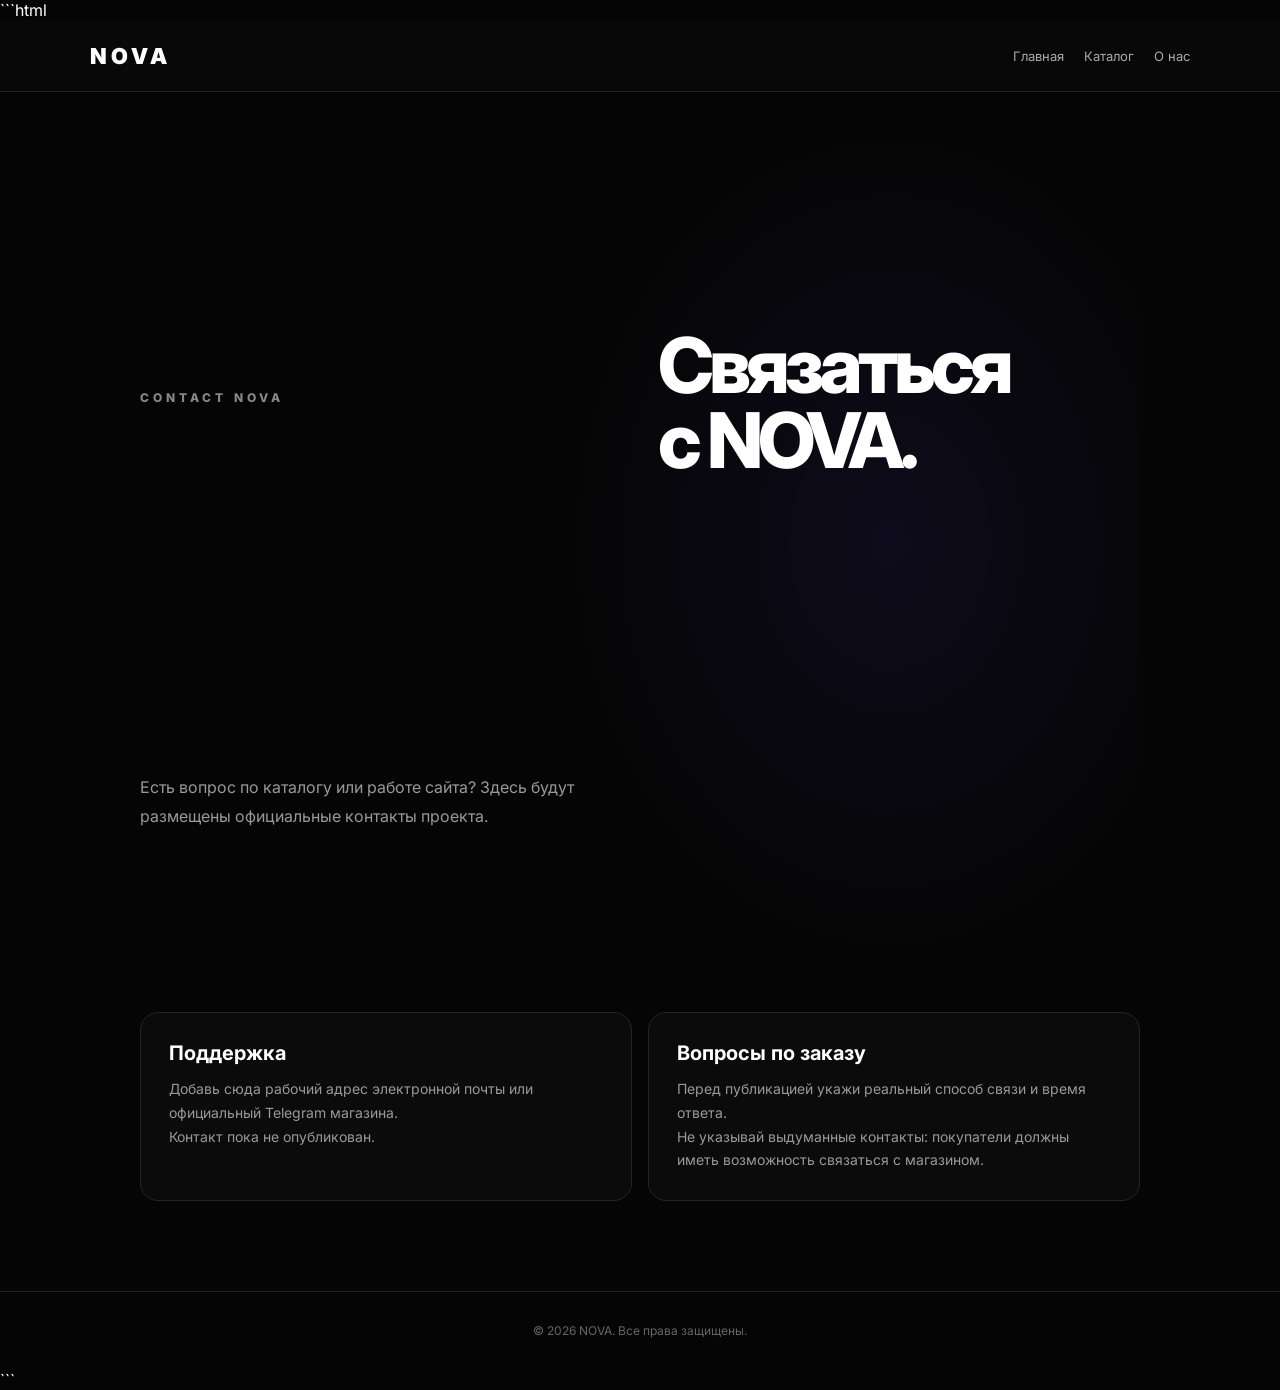
<file: contacts.html>
```html
<!DOCTYPE html>
<html lang="ru">
<head>
    <meta charset="UTF-8">
    <meta name="viewport" content="width=device-width, initial-scale=1.0">
    <meta name="theme-color" content="#050505">
    <title>Контакты — NOVA</title>
    <link rel="stylesheet" href="style.css">
    <style>
        * { box-sizing: border-box; }
        body {
            margin: 0;
            background: #050505;
            color: #fff;
            font-family: Inter, Arial, sans-serif;
        }
        a { color: inherit; text-decoration: none; }
        header {
            min-height: 72px;
            display: flex;
            align-items: center;
            justify-content: space-between;
            gap: 20px;
            padding: 16px max(24px, calc((100% - 1100px) / 2));
            border-bottom: 1px solid #222;
            background: #080808;
        }
        .logo { font-size: 22px; font-weight: 900; letter-spacing: 4px; }
        nav { display: flex; flex-wrap: wrap; gap: 20px; color: #aaa; font-size: 13px; }
        nav a:hover { color: #fff; }
        main { width: min(1000px, calc(100% - 40px)); margin: auto; }
        .hero { padding: 100px 0 45px; }
        .eyebrow { color: #888; font-size: 12px; letter-spacing: 4px; font-weight: 800; }
        h1 { font-size: clamp(46px, 8vw, 78px); letter-spacing: -4px; margin: 20px 0; }
        .lead { max-width: 600px; color: #999; line-height: 1.8; }
        .grid { display: grid; grid-template-columns: repeat(2, 1fr); gap: 16px; padding: 20px 0 90px; }
        .card { padding: 28px; border: 1px solid #252525; border-radius: 18px; background: #0b0b0b; }
        h2 { font-size: 20px; margin: 0 0 12px; }
        .card p { color: #999; font-size: 14px; line-height: 1.7; }
        .note { color: #777; font-size: 12px; line-height: 1.7; }
        .button { display: inline-block; padding: 14px 20px; background: #fff; color: #000; border-radius: 11px; font-weight: 800; font-size: 13px; }
        footer { border-top: 1px solid #222; padding: 28px 20px; text-align: center; color: #666; font-size: 12px; }
        @media(max-width: 650px) {
            header { padding: 18px; align-items: flex-start; flex-direction: column; }
            .grid { grid-template-columns: 1fr; }
            h1 { letter-spacing: -2px; }
        }
    </style>
</head>
<body>
<header>
    <a href="index.html" class="logo">NOVA</a>
    <nav>
        <a href="index.html">Главная</a>
        <a href="catalog.html">Каталог</a>
        <a href="about.html">О нас</a>
    </nav>
</header>

<main>
    <section class="hero">
        <div class="eyebrow">CONTACT NOVA</div>
        <h1>Связаться<br>с NOVA.</h1>
        <p class="lead">
            Есть вопрос по каталогу или работе сайта?
            Здесь будут размещены официальные контакты проекта.
        </p>
    </section>

    <section class="grid">
        <article class="card">
            <h2>Поддержка</h2>
            <p>Добавь сюда рабочий адрес электронной почты или официальный Telegram магазина.</p>
            <p class="note">Контакт пока не опубликован.</p>
        </article>
        <article class="card">
            <h2>Вопросы по заказу</h2>
            <p>Перед публикацией укажи реальный способ связи и время ответа.</p>
            <p class="note">Не указывай выдуманные контакты: покупатели должны иметь возможность связаться с магазином.</p>
        </article>
    </section>
</main>

<footer>© 2026 NOVA. Все права защищены.</footer>
</body>
</html>
```
</file>
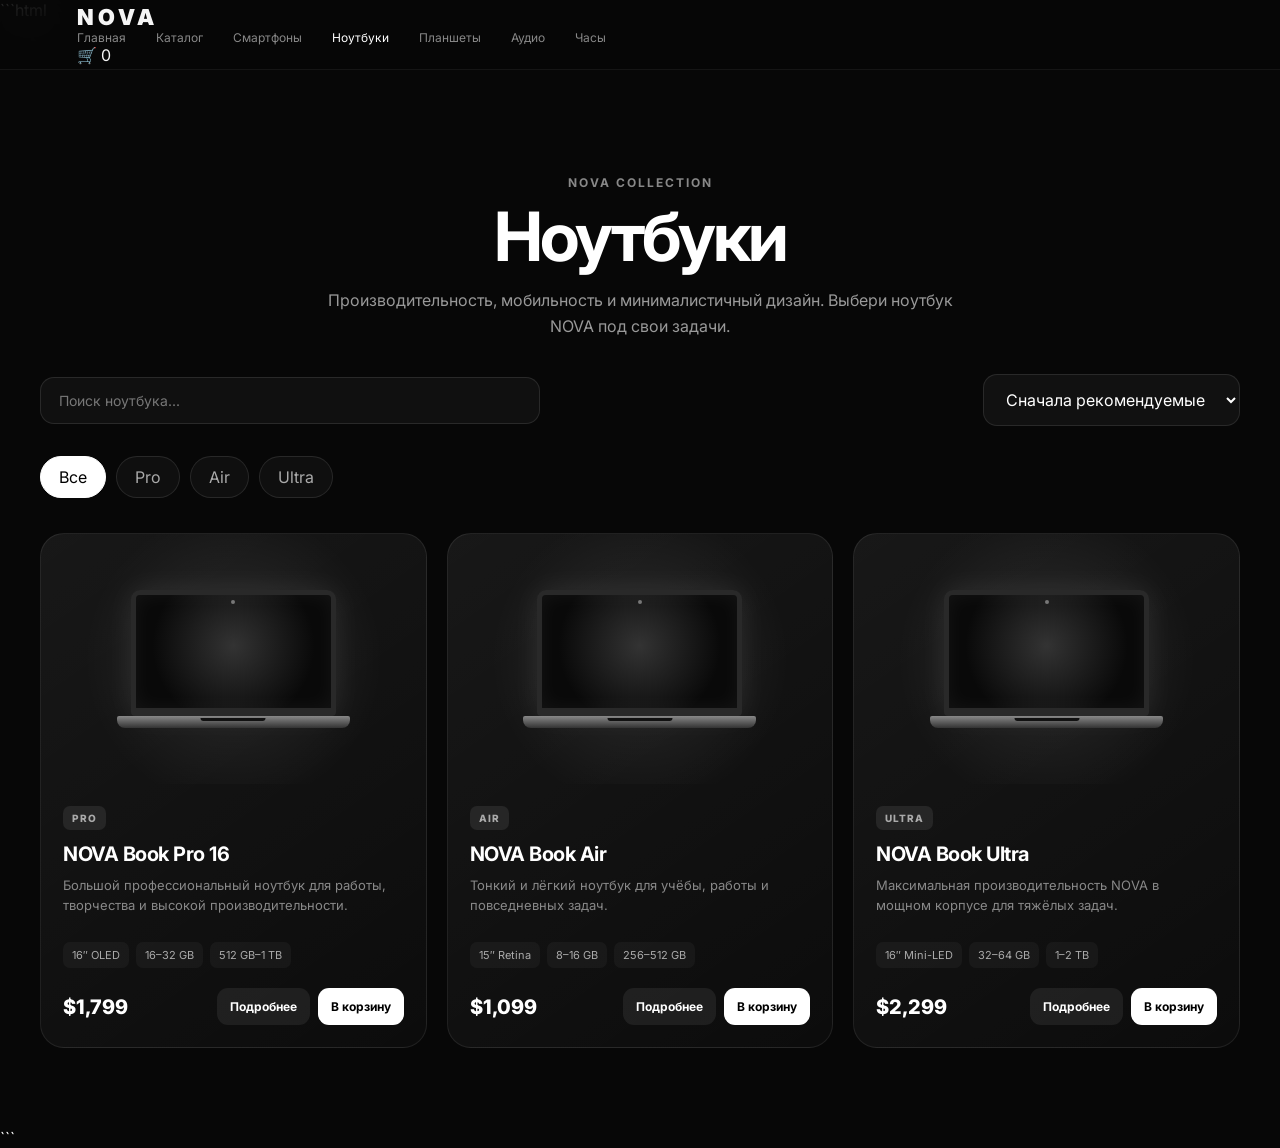
<file: laptops.html>
```html
<!DOCTYPE html>
<html lang="ru">
<head>
    <meta charset="UTF-8">
    <meta name="viewport" content="width=device-width, initial-scale=1.0">
    <title>NOVA — Ноутбуки</title>

    <link rel="stylesheet" href="style.css">

    <style>
        /* =========================
           LAPTOPS PAGE
        ========================= */

        .laptops-page {
            min-height: 100vh;
            padding-top: 110px;
            padding-bottom: 80px;
        }

        .laptops-container {
            width: min(1200px, calc(100% - 40px));
            margin: 0 auto;
        }

        .laptops-hero {
            text-align: center;
            padding: 45px 0 35px;
        }

        .laptops-hero .eyebrow {
            color: #888;
            font-size: 12px;
            font-weight: 700;
            letter-spacing: 2px;
            text-transform: uppercase;
            margin-bottom: 12px;
        }

        .laptops-hero h1 {
            margin: 0;
            font-size: clamp(38px, 6vw, 68px);
            line-height: 1;
            letter-spacing: -3px;
            color: #fff;
        }

        .laptops-hero p {
            max-width: 650px;
            margin: 18px auto 0;
            color: #999;
            font-size: 16px;
            line-height: 1.6;
        }

        /* SEARCH / SORT */

        .laptop-toolbar {
            display: flex;
            align-items: center;
            justify-content: space-between;
            gap: 15px;
            margin-bottom: 30px;
        }

        .laptop-search {
            flex: 1;
            max-width: 500px;
            position: relative;
        }

        .laptop-search input {
            width: 100%;
            box-sizing: border-box;
            padding: 14px 18px;
            border: 1px solid rgba(255,255,255,.1);
            border-radius: 14px;
            outline: none;
            background: rgba(255,255,255,.04);
            color: #fff;
            font-size: 14px;
        }

        .laptop-search input::placeholder {
            color: #777;
        }

        .laptop-sort {
            padding: 14px 18px;
            border: 1px solid rgba(255,255,255,.1);
            border-radius: 14px;
            background: #111;
            color: #fff;
            outline: none;
            cursor: pointer;
        }

        /* FILTERS */

        .laptop-filters {
            display: flex;
            gap: 10px;
            flex-wrap: wrap;
            margin-bottom: 35px;
        }

        .laptop-filter {
            padding: 10px 18px;
            border: 1px solid rgba(255,255,255,.1);
            border-radius: 999px;
            background: rgba(255,255,255,.035);
            color: #aaa;
            cursor: pointer;
            transition: .2s ease;
        }

        .laptop-filter:hover,
        .laptop-filter.active {
            background: #fff;
            color: #000;
            border-color: #fff;
        }

        /* GRID */

        .laptops-grid {
            display: grid;
            grid-template-columns: repeat(3, minmax(0, 1fr));
            gap: 20px;
        }

        .laptop-card {
            position: relative;
            min-width: 0;
            overflow: hidden;
            border: 1px solid rgba(255,255,255,.08);
            border-radius: 24px;
            background:
                linear-gradient(
                    145deg,
                    rgba(255,255,255,.07),
                    rgba(255,255,255,.025)
                );
            transition: transform .25s ease, border-color .25s ease;
        }

        .laptop-card:hover {
            transform: translateY(-5px);
            border-color: rgba(255,255,255,.2);
        }

        .laptop-card-image {
            height: 250px;
            display: flex;
            align-items: center;
            justify-content: center;
            background:
                radial-gradient(
                    circle at center,
                    rgba(255,255,255,.1),
                    transparent 65%
                );
        }

        /* CSS LAPTOP */

        .css-laptop {
            width: 205px;
        }

        .css-laptop-screen {
            height: 126px;
            border: 5px solid #292929;
            border-bottom-width: 8px;
            border-radius: 9px 9px 4px 4px;
            background:
                radial-gradient(circle at 50% 45%, #333, #090909 70%);
            box-shadow:
                0 0 30px rgba(255,255,255,.08),
                inset 0 0 20px rgba(255,255,255,.05);
            position: relative;
        }

        .css-laptop-camera {
            position: absolute;
            width: 4px;
            height: 4px;
            border-radius: 50%;
            background: #777;
            top: 5px;
            left: 50%;
            transform: translateX(-50%);
        }

        .css-laptop-base {
            height: 12px;
            margin: 0 -14px;
            border-radius: 2px 2px 8px 8px;
            background: linear-gradient(#888, #333);
            position: relative;
        }

        .css-laptop-base::after {
            content: "";
            position: absolute;
            width: 65px;
            height: 3px;
            left: 50%;
            top: 2px;
            transform: translateX(-50%);
            border-radius: 0 0 4px 4px;
            background: #111;
        }

        .laptop-card-content {
            padding: 22px;
        }

        .laptop-badge {
            display: inline-flex;
            align-items: center;
            padding: 6px 9px;
            border-radius: 7px;
            background: rgba(255,255,255,.08);
            color: #aaa;
            font-size: 10px;
            font-weight: 800;
            letter-spacing: 1px;
            margin-bottom: 12px;
        }

        .laptop-card h2 {
            margin: 0;
            color: #fff;
            font-size: 20px;
            letter-spacing: -.5px;
        }

        .laptop-description {
            min-height: 48px;
            margin: 10px 0 18px;
            color: #888;
            font-size: 13px;
            line-height: 1.5;
        }

        .laptop-specs {
            display: flex;
            flex-wrap: wrap;
            gap: 7px;
            margin-bottom: 20px;
        }

        .laptop-spec {
            padding: 6px 9px;
            border-radius: 7px;
            background: rgba(255,255,255,.04);
            color: #aaa;
            font-size: 11px;
        }

        .laptop-bottom {
            display: flex;
            align-items: center;
            justify-content: space-between;
            gap: 12px;
        }

        .laptop-price {
            color: #fff;
            font-size: 20px;
            font-weight: 800;
            white-space: nowrap;
        }

        .laptop-actions {
            display: flex;
            gap: 8px;
        }

        .laptop-btn {
            border: 0;
            border-radius: 11px;
            padding: 11px 13px;
            cursor: pointer;
            font-size: 12px;
            font-weight: 700;
            transition: .2s ease;
        }

        .laptop-btn-details {
            background: rgba(255,255,255,.07);
            color: #fff;
        }

        .laptop-btn-details:hover {
            background: rgba(255,255,255,.13);
        }

        .laptop-btn-cart {
            background: #fff;
            color: #000;
        }

        .laptop-btn-cart:hover {
            transform: scale(1.03);
        }

        .laptop-btn-cart.added {
            background: #1f1f1f;
            color: #fff;
            border: 1px solid rgba(255,255,255,.15);
        }

        /* EMPTY */

        .laptops-empty {
            display: none;
            text-align: center;
            padding: 70px 20px;
            color: #777;
        }

        .laptops-empty h3 {
            margin: 0 0 8px;
            color: #fff;
            font-size: 22px;
        }

        /* TOAST */

        .nova-toast {
            position: fixed;
            right: 25px;
            bottom: 25px;
            z-index: 9999;
            padding: 14px 18px;
            border: 1px solid rgba(255,255,255,.1);
            border-radius: 14px;
            background: rgba(20,20,20,.94);
            color: #fff;
            font-size: 13px;
            box-shadow: 0 15px 50px rgba(0,0,0,.35);
            opacity: 0;
            transform: translateY(15px);
            pointer-events: none;
            transition: .25s ease;
        }

        .nova-toast.show {
            opacity: 1;
            transform: translateY(0);
        }

        /* MOBILE */

        @media (max-width: 950px) {
            .laptops-grid {
                grid-template-columns: repeat(2, minmax(0, 1fr));
            }
        }

        @media (max-width: 700px) {
            .laptops-page {
                padding-top: 90px;
            }

            .laptops-container {
                width: min(100% - 24px, 600px);
            }

            .laptop-toolbar {
                flex-direction: column;
                align-items: stretch;
            }

            .laptop-search {
                max-width: none;
            }

            .laptop-sort {
                width: 100%;
            }

            .laptops-grid {
                grid-template-columns: 1fr;
            }

            .laptop-card-image {
                height: 230px;
            }

            .laptops-hero h1 {
                letter-spacing: -2px;
            }

            .laptop-bottom {
                align-items: flex-end;
            }
        }

        @media (max-width: 430px) {
            .laptop-card-content {
                padding: 18px;
            }

            .laptop-card h2 {
                font-size: 18px;
            }

            .laptop-price {
                font-size: 18px;
            }

            .laptop-actions {
                flex-direction: column;
            }

            .laptop-btn {
                width: 100%;
            }
        }
    </style>
</head>

<body>

<!-- =========================
     HEADER
========================= -->

<header class="header">
    <div class="header-inner">

        <a href="index.html" class="logo">NOVA</a>

        <nav class="nav">
            <a href="index.html">Главная</a>
            <a href="catalog.html">Каталог</a>
            <a href="smartphones.html">Смартфоны</a>
            <a href="laptops.html" class="active">Ноутбуки</a>
            <a href="tablets.html">Планшеты</a>
            <a href="audio.html">Аудио</a>
            <a href="watches.html">Часы</a>
        </nav>

        <div class="header-actions">

            <a href="cart.html" class="header-cart">
                🛒
                <span id="cartCount">0</span>
            </a>

        </div>

    </div>
</header>


<!-- =========================
     PAGE
========================= -->

<main class="laptops-page">

    <div class="laptops-container">

        <section class="laptops-hero">

            <div class="eyebrow">NOVA COLLECTION</div>

            <h1>Ноутбуки</h1>

            <p>
                Производительность, мобильность и минималистичный дизайн.
                Выбери ноутбук NOVA под свои задачи.
            </p>

        </section>


        <!-- SEARCH / SORT -->

        <div class="laptop-toolbar">

            <div class="laptop-search">
                <input
                    type="search"
                    id="searchInput"
                    placeholder="Поиск ноутбука..."
                    autocomplete="off"
                >
            </div>

            <select id="sortSelect" class="laptop-sort">
                <option value="default">Сначала рекомендуемые</option>
                <option value="priceAsc">Цена: по возрастанию</option>
                <option value="priceDesc">Цена: по убыванию</option>
                <option value="nameAsc">Название: А–Я</option>
            </select>

        </div>


        <!-- FILTERS -->

        <div class="laptop-filters">

            <button class="laptop-filter active" data-filter="all">
                Все
            </button>

            <button class="laptop-filter" data-filter="pro">
                Pro
            </button>

            <button class="laptop-filter" data-filter="air">
                Air
            </button>

            <button class="laptop-filter" data-filter="ultra">
                Ultra
            </button>

        </div>


        <!-- PRODUCTS -->

        <section id="laptopsGrid" class="laptops-grid"></section>

        <div id="emptyState" class="laptops-empty">

            <h3>Ничего не найдено</h3>

            <p>
                Попробуй изменить запрос или выбрать другую категорию.
            </p>

        </div>

    </div>

</main>


<!-- TOAST -->

<div id="toast" class="nova-toast"></div>


<!-- =========================
     PRODUCTS DATA
========================= -->

<script src="products.js"></script>

<script>

    /* =========================
       CART
    ========================= */

    const CART_KEY = "novaCart";

    function readCart() {

        try {

            const data = JSON.parse(
                localStorage.getItem(CART_KEY)
            );

            if (!Array.isArray(data)) {
                return [];
            }

            return data
                .map(item => ({
                    id: String(item.id || ""),
                    quantity: Math.max(
                        1,
                        Number(item.quantity) || 1
                    )
                }))
                .filter(item => item.id);

        } catch (error) {

            console.error("Ошибка чтения корзины:", error);

            return [];
        }
    }


    function saveCart(cart) {

        localStorage.setItem(
            CART_KEY,
            JSON.stringify(cart)
        );

        updateCartCount();
    }


    function updateCartCount() {

        const cart = readCart();

        const count = cart.reduce(
            (total, item) => total + item.quantity,
            0
        );

        const counter = document.getElementById("cartCount");

        if (counter) {
            counter.textContent = count;
        }
    }


    function addToCart(productId) {

        const product = products[productId];

        if (!product) {

            console.error(
                "Товар не найден:",
                productId
            );

            showToast("Ошибка: товар не найден");

            return;
        }

        const cart = readCart();

        const existing = cart.find(
            item => item.id === productId
        );

        if (existing) {

            existing.quantity += 1;

        } else {

            cart.push({
                id: productId,
                quantity: 1
            });

        }

        saveCart(cart);

        showToast(
            `${product.name} добавлен в корзину`
        );

    }


    /* =========================
       TOAST
    ========================= */

    let toastTimer;

    function showToast(message) {

        const toast = document.getElementById("toast");

        toast.textContent = message;

        toast.classList.add("show");

        clearTimeout(toastTimer);

        toastTimer = setTimeout(() => {

            toast.classList.remove("show");

        }, 1800);
    }


    /* =========================
       LAPTOP DATA
    ========================= */

    const laptopIds = [
        "nova-book-pro-16",
        "nova-book-air",
        "nova-book-ultra"
    ];


    let currentFilter = "all";
    let currentSearch = "";


    /* =========================
       LAPTOP CARD
    ========================= */

    function createLaptopCard(id) {

        const product = products[id];

        if (!product) {
            return "";
        }

        let filterClass = "";

        if (id === "nova-book-pro-16") {
            filterClass = "pro";
        }

        if (id === "nova-book-air") {
            filterClass = "air";
        }

        if (id === "nova-book-ultra") {
            filterClass = "ultra";
        }

        const specs = Object.values(product.specs)
            .slice(0, 3)
            .map(spec => `
                <span class="laptop-spec">
                    ${spec}
                </span>
            `)
            .join("");


        return `
            <article
                class="laptop-card"
                data-id="${id}"
                data-filter="${filterClass}"
            >

                <div class="laptop-card-image">

                    <div class="css-laptop">

                        <div class="css-laptop-screen">

                            <div class="css-laptop-camera"></div>

                        </div>

                        <div class="css-laptop-base"></div>

                    </div>

                </div>


                <div class="laptop-card-content">

                    <div class="laptop-badge">
                        ${product.badge}
                    </div>

                    <h2>
                        ${product.name}
                    </h2>

                    <p class="laptop-description">
                        ${product.description}
                    </p>

                    <div class="laptop-specs">
                        ${specs}
                    </div>

                    <div class="laptop-bottom">

                        <div class="laptop-price">
                            $${product.price.toLocaleString("en-US")}
                        </div>

                        <div class="laptop-actions">

                            <button
                                class="laptop-btn laptop-btn-details"
                                data-action="details"
                                data-id="${id}"
                            >
                                Подробнее
                            </button>

                            <button
                                class="laptop-btn laptop-btn-cart"
                                data-action="cart"
                                data-id="${id}"
                            >
                                В корзину
                            </button>

                        </div>

                    </div>

                </div>

            </article>
        `;
    }


    /* =========================
       RENDER
    ========================= */

    function renderLaptops() {

        const grid =
            document.getElementById("laptopsGrid");

        const empty =
            document.getElementById("emptyState");


        let list = laptopIds
            .map(id => ({
                id,
                product: products[id]
            }))
            .filter(item => item.product);


        /* FILTER */

        if (currentFilter !== "all") {

            list = list.filter(item => {

                if (currentFilter === "pro") {
                    return item.id === "nova-book-pro-16";
                }

                if (currentFilter === "air") {
                    return item.id === "nova-book-air";
                }

                if (currentFilter === "ultra") {
                    return item.id === "nova-book-ultra";
                }

                return true;
            });

        }


        /* SEARCH */

        if (currentSearch) {

            const search =
                currentSearch.toLowerCase();

            list = list.filter(item => {

                const product = item.product;

                return (
                    product.name
                        .toLowerCase()
                        .includes(search)
                    ||
                    product.description
                        .toLowerCase()
                        .includes(search)
                    ||
                    product.badge
                        .toLowerCase()
                        .includes(search)
                );

            });

        }


        /* SORT */

        const sort =
            document.getElementById("sortSelect").value;


        if (sort === "priceAsc") {

            list.sort(
                (a, b) =>
                    a.product.price -
                    b.product.price
            );

        }


        if (sort === "priceDesc") {

            list.sort(
                (a, b) =>
                    b.product.price -
                    a.product.price
            );

        }


        if (sort === "nameAsc") {

            list.sort(
                (a, b) =>
                    a.product.name.localeCompare(
                        b.product.name,
                        "ru"
                    )
            );

        }


        /* OUTPUT */

        grid.innerHTML = list
            .map(item => createLaptopCard(item.id))
            .join("");


        if (list.length === 0) {

            empty.style.display = "block";

        } else {

            empty.style.display = "none";

        }

    }


    /* =========================
       EVENTS
    ========================= */

    document
        .getElementById("searchInput")
        .addEventListener("input", event => {

            currentSearch =
                event.target.value.trim();

            renderLaptops();

        });


    document
        .getElementById("sortSelect")
        .addEventListener("change", () => {

            renderLaptops();

        });


    document
        .querySelectorAll(".laptop-filter")
        .forEach(button => {

            button.addEventListener("click", () => {

                document
                    .querySelectorAll(".laptop-filter")
                    .forEach(item =>
                        item.classList.remove("active")
                    );

                button.classList.add("active");

                currentFilter =
                    button.dataset.filter;

                renderLaptops();

            });

        });


    /* CARD BUTTONS */

    document
        .getElementById("laptopsGrid")
        .addEventListener("click", event => {

            const button =
                event.target.closest("button");

            if (!button) {
                return;
            }

            const id =
                button.dataset.id;

            const action =
                button.dataset.action;


            if (!id || !products[id]) {
                return;
            }


            if (action === "details") {

                window.location.href =
                    `product.html?id=${encodeURIComponent(id)}`;

                return;
            }


            if (action === "cart") {

                addToCart(id);

                button.classList.add("added");

                button.textContent =
                    "Добавлено ✓";

                setTimeout(() => {

                    button.classList.remove("added");

                    button.textContent =
                        "В корзину";

                }, 1200);

            }

        });


    /* =========================
       INIT
    ========================= */

    updateCartCount();

    renderLaptops();

</script>

</body>
</html>
```
</file>
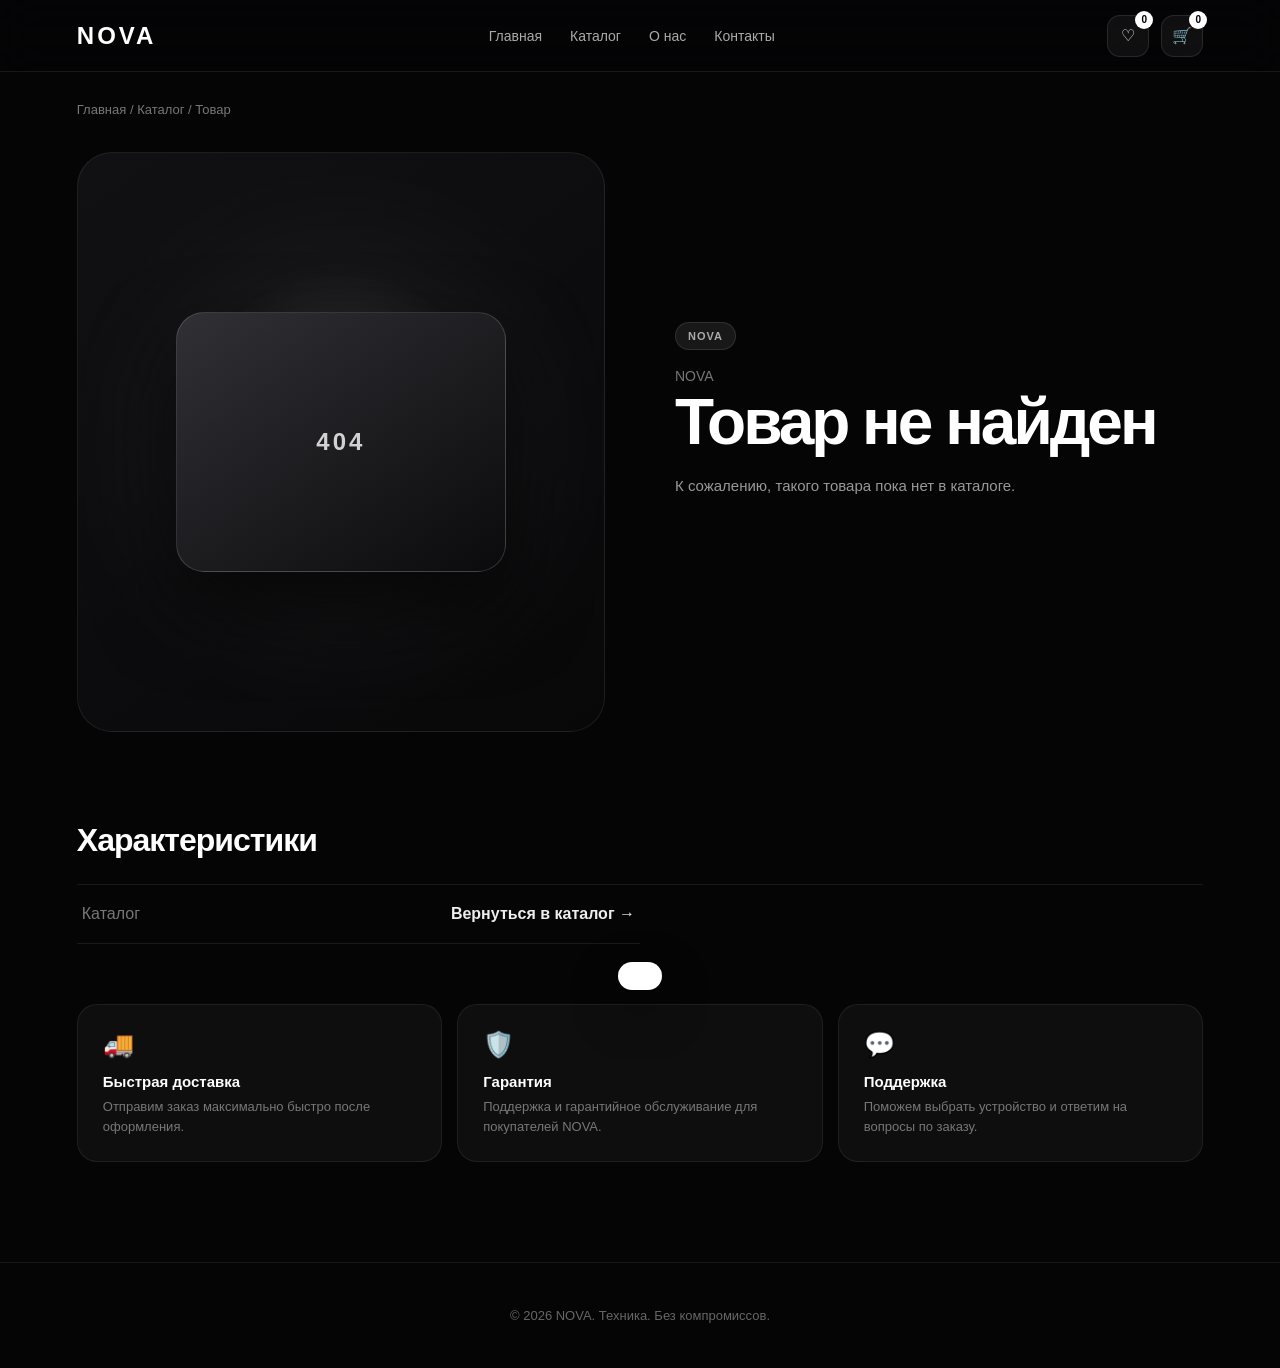
<file: product.html>
<!DOCTYPE html>
<html lang="ru">
<head>
    <meta charset="UTF-8">
    <meta name="viewport" content="width=device-width, initial-scale=1.0">

    <title>NOVA — Товар</title>
    <meta name="description" content="Официальный каталог NOVA — подробная информация о товаре.">

    <script src="products.js"></script>

    <style>
        * {
            box-sizing: border-box;
            margin: 0;
            padding: 0;
        }

        html {
            scroll-behavior: smooth;
        }

        body {
            font-family: -apple-system, BlinkMacSystemFont, "Segoe UI", Arial, sans-serif;
            background: #050506;
            color: #fff;
            min-height: 100vh;
        }

        a {
            color: inherit;
            text-decoration: none;
        }

        button {
            font: inherit;
        }

        /* HEADER */

        header {
            position: sticky;
            top: 0;
            z-index: 1000;
            height: 72px;
            display: flex;
            align-items: center;
            justify-content: space-between;
            padding: 0 6%;
            background: rgba(5, 5, 6, .78);
            backdrop-filter: blur(20px);
            border-bottom: 1px solid rgba(255,255,255,.08);
        }

        .logo {
            font-size: 24px;
            font-weight: 800;
            letter-spacing: 3px;
        }

        nav {
            display: flex;
            gap: 28px;
        }

        nav a {
            color: #aaa;
            font-size: 14px;
            transition: .25s;
        }

        nav a:hover,
        nav a.active {
            color: #fff;
        }

        .header-actions {
            display: flex;
            align-items: center;
            gap: 12px;
        }

        .header-btn {
            position: relative;
            width: 42px;
            height: 42px;
            display: grid;
            place-items: center;
            border: 1px solid rgba(255,255,255,.1);
            border-radius: 13px;
            background: rgba(255,255,255,.05);
            color: #fff;
            cursor: pointer;
            transition: .25s;
        }

        .header-btn:hover {
            background: rgba(255,255,255,.1);
            transform: translateY(-2px);
        }

        .counter {
            position: absolute;
            top: -5px;
            right: -5px;
            min-width: 18px;
            height: 18px;
            padding: 0 5px;
            display: grid;
            place-items: center;
            border-radius: 20px;
            background: #fff;
            color: #000;
            font-size: 10px;
            font-weight: 800;
        }

        /* BREADCRUMBS */

        .breadcrumbs {
            width: min(1200px, 88%);
            margin: 30px auto 0;
            color: #777;
            font-size: 13px;
        }

        .breadcrumbs a:hover {
            color: #fff;
        }

        /* PRODUCT */

        .product-page {
            width: min(1200px, 88%);
            margin: 35px auto 100px;
        }

        .product-layout {
            display: grid;
            grid-template-columns: 1fr 1fr;
            gap: 70px;
            align-items: center;
        }

        /* VISUAL */

        .product-visual {
            min-height: 580px;
            display: flex;
            align-items: center;
            justify-content: center;
            position: relative;
            overflow: hidden;
            border-radius: 35px;
            background:
                radial-gradient(circle at 50% 45%, rgba(255,255,255,.12), transparent 35%),
                linear-gradient(145deg, #111114, #080809);
            border: 1px solid rgba(255,255,255,.08);
        }

        .product-visual::before {
            content: "";
            position: absolute;
            width: 380px;
            height: 380px;
            border-radius: 50%;
            background: rgba(255,255,255,.06);
            filter: blur(70px);
        }

        /* PHONE */

        .device-phone {
            position: relative;
            z-index: 2;
            width: 230px;
            height: 470px;
            border-radius: 38px;
            padding: 7px;
            background: linear-gradient(145deg, #555, #111);
            box-shadow:
                0 40px 80px rgba(0,0,0,.7),
                inset 0 0 0 1px rgba(255,255,255,.25);
            transform: rotate(-5deg);
            transition: .5s;
        }

        .product-visual:hover .device-phone {
            transform: rotate(0deg) translateY(-8px);
        }

        .device-screen {
            width: 100%;
            height: 100%;
            border-radius: 32px;
            position: relative;
            overflow: hidden;
            background:
                radial-gradient(circle at 70% 25%, rgba(255,255,255,.4), transparent 15%),
                linear-gradient(145deg, #202124, #050505 65%);
        }

        .device-screen::before {
            content: "";
            position: absolute;
            top: 12px;
            left: 50%;
            transform: translateX(-50%);
            width: 75px;
            height: 22px;
            border-radius: 20px;
            background: #000;
        }

        .device-screen::after {
            content: "NOVA";
            position: absolute;
            bottom: 35px;
            width: 100%;
            text-align: center;
            font-size: 13px;
            letter-spacing: 4px;
            opacity: .55;
        }

        /* UNIVERSAL DEVICE */

        .device-generic {
            position: relative;
            z-index: 2;
            width: 330px;
            min-height: 260px;
            border-radius: 28px;
            background: linear-gradient(145deg, #303035, #0b0b0d);
            border: 1px solid rgba(255,255,255,.15);
            box-shadow: 0 35px 80px rgba(0,0,0,.7);
            display: flex;
            align-items: center;
            justify-content: center;
            transition: .5s;
        }

        .product-visual:hover .device-generic {
            transform: translateY(-8px);
        }

        .device-generic span {
            font-size: 24px;
            font-weight: 700;
            letter-spacing: 3px;
            opacity: .8;
        }

        /* INFO */

        .product-info {
            display: flex;
            flex-direction: column;
            align-items: flex-start;
        }

        .badge {
            display: inline-flex;
            padding: 7px 12px;
            border-radius: 30px;
            background: rgba(255,255,255,.08);
            border: 1px solid rgba(255,255,255,.1);
            color: #aaa;
            font-size: 11px;
            font-weight: 700;
            letter-spacing: 1px;
            text-transform: uppercase;
            margin-bottom: 18px;
        }

        .product-brand {
            color: #777;
            font-size: 14px;
            margin-bottom: 8px;
        }

        h1 {
            font-size: clamp(38px, 5vw, 68px);
            line-height: .95;
            letter-spacing: -3px;
            margin-bottom: 20px;
        }

        .description {
            max-width: 500px;
            color: #999;
            line-height: 1.7;
            font-size: 15px;
            margin-bottom: 28px;
        }

        .price {
            font-size: 34px;
            font-weight: 800;
            letter-spacing: -1px;
            margin-bottom: 28px;
        }

        /* OPTIONS */

        .option-block {
            width: 100%;
            margin-bottom: 22px;
        }

        .option-title {
            color: #888;
            font-size: 12px;
            margin-bottom: 10px;
            text-transform: uppercase;
            letter-spacing: 1px;
        }

        .options {
            display: flex;
            flex-wrap: wrap;
            gap: 9px;
        }

        .option {
            padding: 11px 16px;
            border-radius: 12px;
            background: rgba(255,255,255,.05);
            border: 1px solid rgba(255,255,255,.1);
            color: #ddd;
            cursor: pointer;
            transition: .2s;
        }

        .option:hover,
        .option.selected {
            border-color: rgba(255,255,255,.55);
            background: rgba(255,255,255,.12);
            color: #fff;
        }

        /* BUTTONS */

        .actions {
            display: flex;
            gap: 12px;
            width: 100%;
            margin-top: 8px;
        }

        .btn {
            min-height: 54px;
            padding: 0 25px;
            border-radius: 15px;
            border: 1px solid rgba(255,255,255,.12);
            cursor: pointer;
            transition: .25s;
            font-weight: 700;
        }

        .btn-cart {
            flex: 1;
            background: #fff;
            color: #000;
        }

        .btn-cart:hover {
            transform: translateY(-2px);
            box-shadow: 0 12px 30px rgba(255,255,255,.12);
        }

        .btn-favorite {
            width: 56px;
            background: rgba(255,255,255,.06);
            color: #fff;
            font-size: 20px;
        }

        .btn-favorite:hover {
            background: rgba(255,255,255,.12);
        }

        .btn-favorite.active {
            background: #fff;
            color: #000;
        }

        /* SPECS */

        .specs-section {
            margin-top: 90px;
        }

        .section-title {
            font-size: 32px;
            letter-spacing: -1px;
            margin-bottom: 25px;
        }

        .specs {
            display: grid;
            grid-template-columns: repeat(2, 1fr);
            border-top: 1px solid rgba(255,255,255,.08);
        }

        .spec {
            padding: 20px 5px;
            border-bottom: 1px solid rgba(255,255,255,.08);
            display: flex;
            justify-content: space-between;
            gap: 20px;
        }

        .spec-name {
            color: #777;
        }

        .spec-value {
            text-align: right;
            color: #eee;
            font-weight: 600;
        }

        /* DELIVERY */

        .benefits {
            margin-top: 60px;
            display: grid;
            grid-template-columns: repeat(3, 1fr);
            gap: 15px;
        }

        .benefit {
            padding: 25px;
            border-radius: 20px;
            background: rgba(255,255,255,.04);
            border: 1px solid rgba(255,255,255,.07);
        }

        .benefit-icon {
            font-size: 25px;
            margin-bottom: 14px;
        }

        .benefit h3 {
            font-size: 15px;
            margin-bottom: 7px;
        }

        .benefit p {
            color: #777;
            font-size: 13px;
            line-height: 1.5;
        }

        /* TOAST */

        .toast {
            position: fixed;
            left: 50%;
            bottom: 30px;
            transform: translate(-50%, 120px);
            z-index: 2000;
            padding: 14px 22px;
            border-radius: 15px;
            background: #fff;
            color: #000;
            font-size: 14px;
            font-weight: 700;
            box-shadow: 0 20px 50px rgba(0,0,0,.4);
            transition: .35s;
        }

        .toast.show {
            transform: translate(-50%, 0);
        }

        /* FOOTER */

        footer {
            padding: 45px 6%;
            border-top: 1px solid rgba(255,255,255,.07);
            color: #666;
            font-size: 13px;
            text-align: center;
        }

        /* MOBILE */

        @media (max-width: 900px) {
            nav {
                display: none;
            }

            .product-layout {
                grid-template-columns: 1fr;
                gap: 40px;
            }

            .product-visual {
                min-height: 500px;
            }

            .product-info {
                align-items: stretch;
            }

            .benefits {
                grid-template-columns: 1fr;
            }
        }

        @media (max-width: 600px) {
            header {
                height: 64px;
                padding: 0 5%;
            }

            .logo {
                font-size: 20px;
            }

            .header-btn {
                width: 38px;
                height: 38px;
            }

            .breadcrumbs {
                margin-top: 20px;
            }

            .product-page {
                margin-top: 25px;
            }

            .product-visual {
                min-height: 430px;
                border-radius: 25px;
            }

            .device-phone {
                width: 185px;
                height: 380px;
            }

            .device-generic {
                width: 85%;
                min-height: 220px;
            }

            h1 {
                font-size: 42px;
            }

            .price {
                font-size: 29px;
            }

            .specs {
                grid-template-columns: 1fr;
            }

            .actions {
                position: sticky;
                bottom: 12px;
                z-index: 50;
            }

            .btn {
                background: rgba(255,255,255,.1);
                backdrop-filter: blur(15px);
            }

            .btn-cart {
                background: #fff;
            }
        }
    </style>
</head>

<body>

<header>
    <a href="index.html" class="logo">NOVA</a>

    <nav>
        <a href="index.html">Главная</a>
        <a href="catalog.html">Каталог</a>
        <a href="about.html">О нас</a>
        <a href="contacts.html">Контакты</a>
    </nav>

    <div class="header-actions">
        <a href="favorites.html" class="header-btn" aria-label="Избранное">
            ♡
            <span class="counter" id="favoriteCounter">0</span>
        </a>

        <a href="cart.html" class="header-btn" aria-label="Корзина">
            🛒
            <span class="counter" id="cartCounter">0</span>
        </a>
    </div>
</header>

<div class="breadcrumbs">
    <a href="index.html">Главная</a>
    <span> / </span>
    <a href="catalog.html">Каталог</a>
    <span> / </span>
    <span id="breadcrumbName">Товар</span>
</div>

<main class="product-page">

    <section class="product-layout">

        <div class="product-visual" id="productVisual">
            <!-- Визуал создаётся JS -->
        </div>

        <div class="product-info">

            <div class="badge" id="productBadge">NOVA</div>

            <div class="product-brand" id="productBrand"></div>

            <h1 id="productName">Загрузка...</h1>

            <p class="description" id="productDescription"></p>

            <div class="price" id="productPrice"></div>

            <div class="option-block" id="memoryBlock">
                <div class="option-title">Память</div>
                <div class="options" id="memoryOptions"></div>
            </div>

            <div class="option-block" id="colorBlock">
                <div class="option-title">Цвет</div>
                <div class="options" id="colorOptions"></div>
            </div>

            <div class="actions">
                <button class="btn btn-cart" id="addToCart">
                    Добавить в корзину
                </button>

                <button class="btn btn-favorite" id="favoriteBtn" aria-label="Добавить в избранное">
                    ♡
                </button>
            </div>

        </div>

    </section>

    <section class="specs-section">
        <h2 class="section-title">Характеристики</h2>

        <div class="specs" id="specs"></div>
    </section>

    <section class="benefits">

        <div class="benefit">
            <div class="benefit-icon">🚚</div>
            <h3>Быстрая доставка</h3>
            <p>Отправим заказ максимально быстро после оформления.</p>
        </div>

        <div class="benefit">
            <div class="benefit-icon">🛡️</div>
            <h3>Гарантия</h3>
            <p>Поддержка и гарантийное обслуживание для покупателей NOVA.</p>
        </div>

        <div class="benefit">
            <div class="benefit-icon">💬</div>
            <h3>Поддержка</h3>
            <p>Поможем выбрать устройство и ответим на вопросы по заказу.</p>
        </div>

    </section>

</main>

<footer>
    © 2026 NOVA. Техника. Без компромиссов.
</footer>

<div class="toast" id="toast"></div>

<script>
    /* =========================
       NOVA PRODUCT PAGE
    ========================= */

    const params = new URLSearchParams(window.location.search);
    const productId = params.get("id");

    const product = products[productId];

    const cartKey = "novaCart";
    const favoritesKey = "novaFavorites";

    const $ = (id) => document.getElementById(id);

    function getCart() {
        try {
            return JSON.parse(localStorage.getItem(cartKey)) || [];
        } catch {
            return [];
        }
    }

    function saveCart(cart) {
        localStorage.setItem(cartKey, JSON.stringify(cart));
    }

    function getFavorites() {
        try {
            return JSON.parse(localStorage.getItem(favoritesKey)) || [];
        } catch {
            return [];
        }
    }

    function saveFavorites(favorites) {
        localStorage.setItem(
            favoritesKey,
            JSON.stringify(favorites)
        );
    }

    function updateCounters() {
        const cart = getCart();
        const favorites = getFavorites();

        $("cartCounter").textContent = cart.reduce(
            (sum, item) => sum + (item.quantity || 1),
            0
        );

        $("favoriteCounter").textContent = favorites.length;
    }

    function showToast(message) {
        const toast = $("toast");

        toast.textContent = message;
        toast.classList.add("show");

        clearTimeout(window.toastTimer);

        window.toastTimer = setTimeout(() => {
            toast.classList.remove("show");
        }, 2200);
    }

    function formatPrice(price) {
        return new Intl.NumberFormat("ru-RU").format(price) + " ₽";
    }

    function renderVisual() {
        const visual = $("productVisual");

        if (product.category === "smartphone") {
            visual.innerHTML = `
                <div class="device-phone">
                    <div class="device-screen"></div>
                </div>
            `;
        } else {
            visual.innerHTML = `
                <div class="device-generic">
                    <span>NOVA</span>
                </div>
            `;
        }
    }

    function renderProduct() {

        document.title = `${product.name} — NOVA`;

        $("productBadge").textContent =
            product.badge || product.category || "NOVA";

        $("productBrand").textContent =
            product.brand || "NOVA";

        $("productName").textContent =
            product.name;

        $("breadcrumbName").textContent =
            product.name;

        $("productDescription").textContent =
            product.description || "Премиальное устройство NOVA.";

        $("productPrice").textContent =
            formatPrice(product.price);

        renderVisual();

        /* MEMORY */

        if (product.memory && product.memory.length) {

            $("memoryOptions").innerHTML =
                product.memory.map((memory, index) => `
                    <button
                        class="option ${index === 0 ? "selected" : ""}"
                        data-memory="${memory}">
                        ${memory}
                    </button>
                `).join("");

        } else {

            $("memoryBlock").style.display = "none";

        }

        /* COLORS */

        if (product.colors && product.colors.length) {

            $("colorOptions").innerHTML =
                product.colors.map((color, index) => `
                    <button
                        class="option ${index === 0 ? "selected" : ""}"
                        data-color="${color}">
                        ${color}
                    </button>
                `).join("");

        } else {

            $("colorBlock").style.display = "none";

        }

        /* SPECS */

        const specs = product.specs || {};

        $("specs").innerHTML =
            Object.entries(specs).map(([key, value]) => `
                <div class="spec">
                    <span class="spec-name">${key}</span>
                    <span class="spec-value">${value}</span>
                </div>
            `).join("");
    }

    function updateFavoriteButton() {

        const favorites = getFavorites();

        const isFavorite =
            favorites.includes(productId);

        $("favoriteBtn").classList.toggle(
            "active",
            isFavorite
        );

        $("favoriteBtn").textContent =
            isFavorite ? "♥" : "♡";
    }

    function addToCart() {

        const cart = getCart();

        const existing = cart.find(
            item => item.id === productId
        );

        if (existing) {
            existing.quantity =
                (existing.quantity || 1) + 1;
        } else {
            cart.push({
                id: productId,
                quantity: 1
            });
        }

        saveCart(cart);
        updateCounters();

        $("addToCart").textContent =
            "Добавлено ✓";

        showToast("Товар добавлен в корзину");

        setTimeout(() => {
            $("addToCart").textContent =
                "Добавить в корзину";
        }, 1800);
    }

    function toggleFavorite() {

        let favorites = getFavorites();

        if (favorites.includes(productId)) {

            favorites =
                favorites.filter(id => id !== productId);

            showToast("Удалено из избранного");

        } else {

            favorites.push(productId);

            showToast("Добавлено в избранное");
        }

        saveFavorites(favorites);

        updateFavoriteButton();
        updateCounters();
    }

    function setupOptions() {

        document.querySelectorAll(".options").forEach(container => {

            container.addEventListener("click", event => {

                const button =
                    event.target.closest(".option");

                if (!button) return;

                container
                    .querySelectorAll(".option")
                    .forEach(option =>
                        option.classList.remove("selected")
                    );

                button.classList.add("selected");
            });

        });
    }

    /* UNKNOWN PRODUCT */

    if (!product) {

        document.title = "Товар не найден — NOVA";

        $("productName").textContent =
            "Товар не найден";

        $("productBrand").textContent =
            "NOVA";

        $("productDescription").textContent =
            "К сожалению, такого товара пока нет в каталоге.";

        $("productPrice").textContent = "";

        $("memoryBlock").style.display = "none";
        $("colorBlock").style.display = "none";

        $("addToCart").style.display = "none";
        $("favoriteBtn").style.display = "none";

        $("specs").innerHTML = `
            <div class="spec">
                <span class="spec-name">Каталог</span>
                <a
                    href="catalog.html"
                    class="spec-value">
                    Вернуться в каталог →
                </a>
            </div>
        `;

        $("productVisual").innerHTML = `
            <div class="device-generic">
                <span>404</span>
            </div>
        `;

    } else {

        renderProduct();
        updateFavoriteButton();
        setupOptions();

        $("addToCart").addEventListener(
            "click",
            addToCart
        );

        $("favoriteBtn").addEventListener(
            "click",
            toggleFavorite
        );
    }

    updateCounters();
</script>

</body>
</html>
</file>
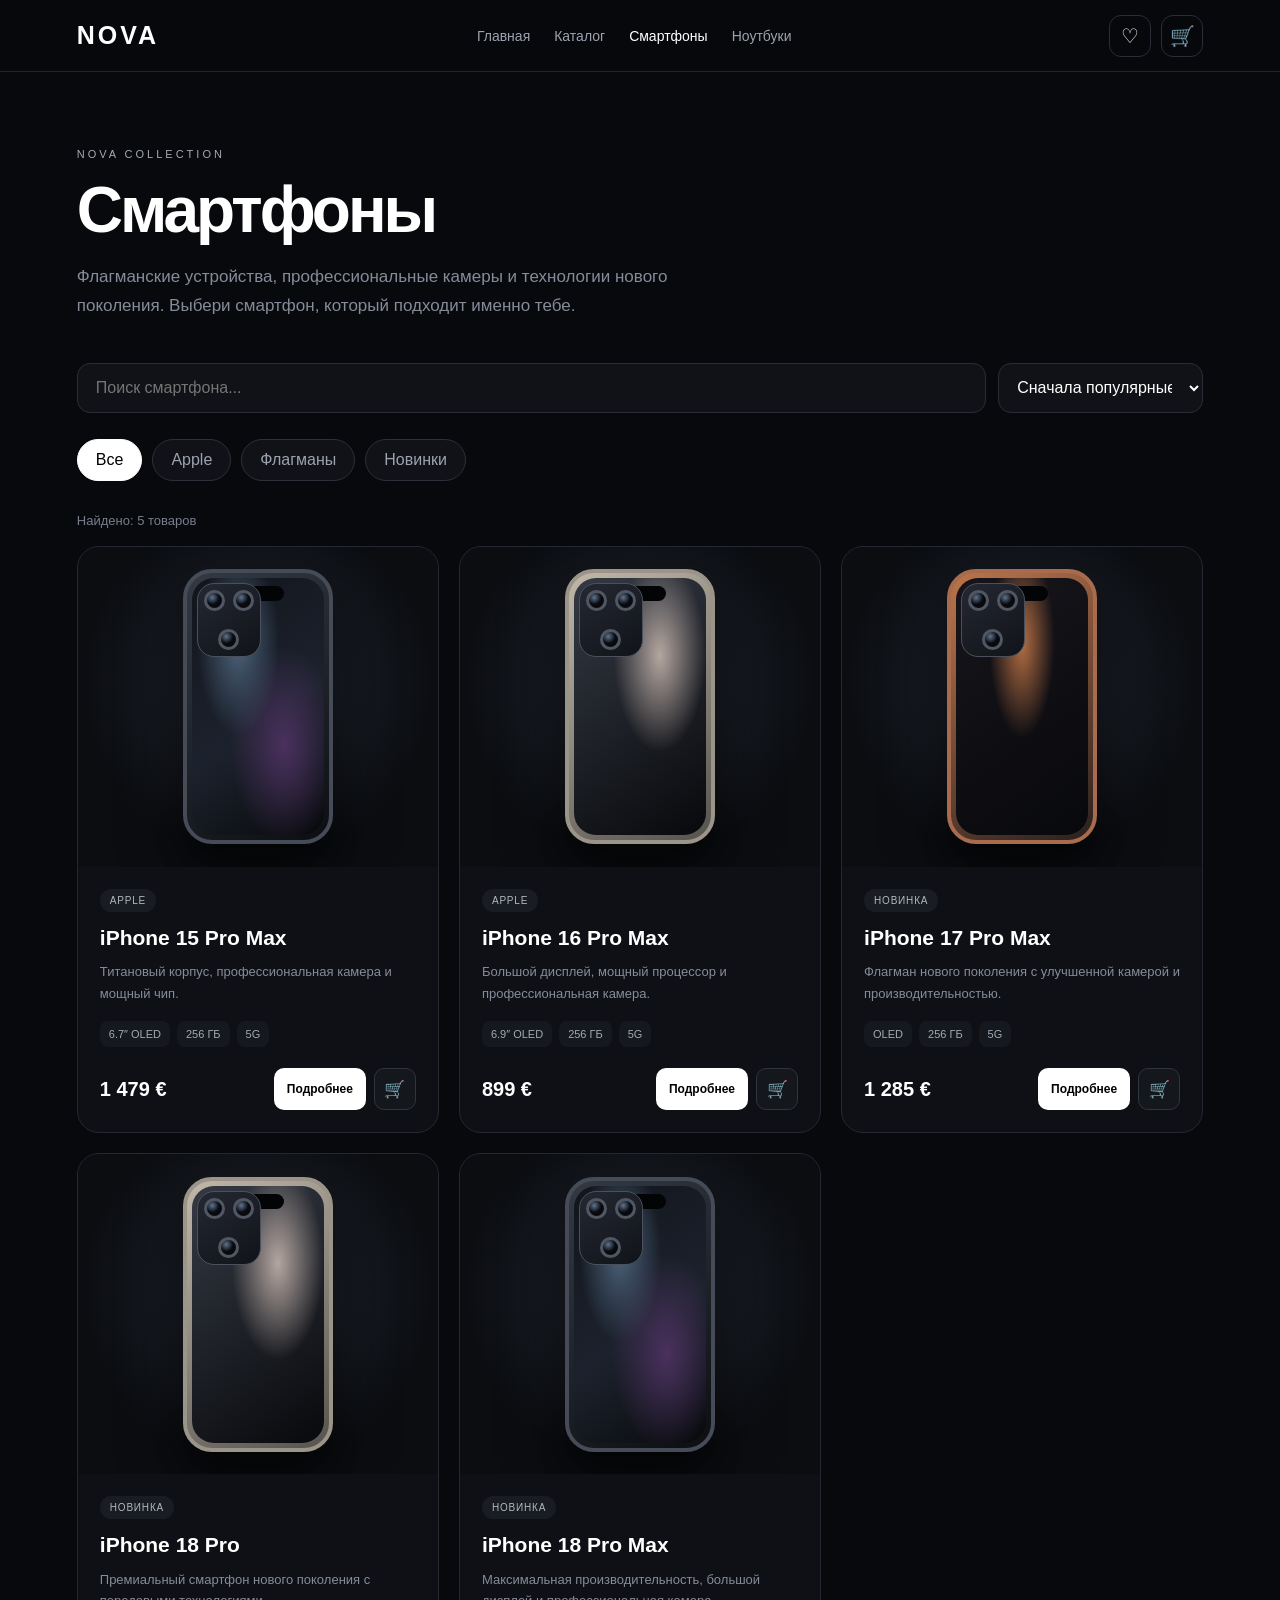
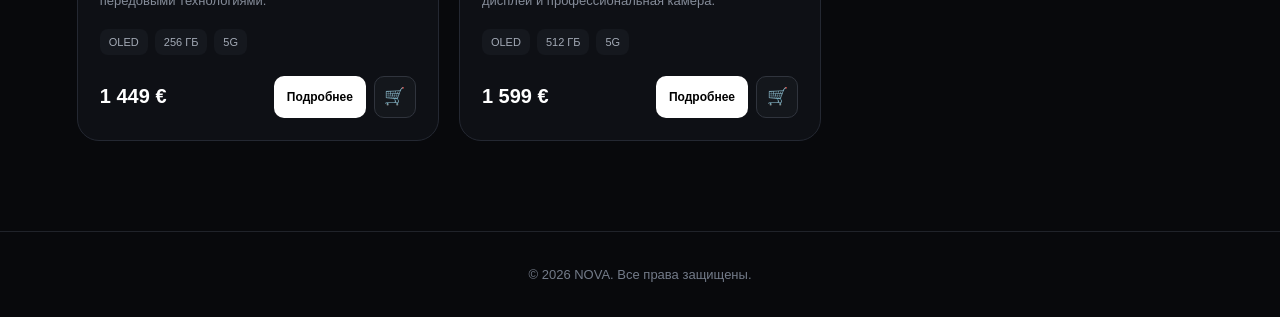
<file: smartphones.html>
<!DOCTYPE html>
<html lang="ru">
<head>
<meta charset="UTF-8">
<meta name="viewport" content="width=device-width, initial-scale=1.0">
<meta name="theme-color" content="#08090c">
<title>NOVA — Смартфоны</title>

<style>
* {
    margin: 0;
    padding: 0;
    box-sizing: border-box;
}

:root {
    color-scheme: dark;
    --bg: #08090c;
    --panel: #0e1015;
    --panel-light: #14171d;
    --border: #252933;
    --text: #ffffff;
    --muted: #858c99;
}

body {
    font-family: -apple-system, BlinkMacSystemFont, "Segoe UI",
        Arial, sans-serif;
    background: var(--bg);
    color: var(--text);
    min-height: 100vh;
}

a {
    color: inherit;
    text-decoration: none;
}

button,
input,
select {
    font: inherit;
}

button {
    cursor: pointer;
}

.header {
    min-height: 72px;
    padding: 12px 6%;
    display: flex;
    align-items: center;
    justify-content: space-between;
    gap: 24px;
    position: sticky;
    top: 0;
    z-index: 100;
    background: rgba(8, 9, 12, .94);
    backdrop-filter: blur(18px);
    border-bottom: 1px solid #20232a;
}

.logo {
    font-size: 25px;
    font-weight: 800;
    letter-spacing: 3px;
    flex-shrink: 0;
}

.nav {
    display: flex;
    align-items: center;
    gap: 24px;
}

.nav a {
    color: #9ca3af;
    font-size: 14px;
    transition: color .2s;
}

.nav a:hover,
.nav a.active {
    color: #fff;
}

.actions {
    display: flex;
    gap: 10px;
}

.action {
    width: 42px;
    height: 42px;
    display: flex;
    align-items: center;
    justify-content: center;
    border: 1px solid #2a2e37;
    border-radius: 12px;
    transition: background .2s;
    font-size: 20px;
}

.action:hover {
    background: #20232a;
}

.container {
    width: 88%;
    max-width: 1250px;
    margin: 0 auto;
}

.hero {
    padding: 76px 0 42px;
}

.eyebrow {
    color: #a4aab6;
    text-transform: uppercase;
    letter-spacing: 3px;
    font-size: 11px;
    margin-bottom: 16px;
}

.hero h1 {
    font-size: clamp(42px, 6vw, 64px);
    letter-spacing: -3px;
    line-height: 1.08;
    margin-bottom: 18px;
}

.hero p {
    max-width: 650px;
    color: var(--muted);
    font-size: 17px;
    line-height: 1.7;
}

.tools {
    display: flex;
    gap: 12px;
    margin-bottom: 24px;
}

.search {
    flex: 1;
    min-width: 0;
    height: 50px;
    background: #101217;
    border: 1px solid #292d35;
    border-radius: 13px;
    color: white;
    padding: 0 18px;
    outline: none;
}

.search:focus,
.sort:focus {
    border-color: #777f8d;
}

.sort {
    width: 205px;
    min-width: 170px;
    height: 50px;
    background: #101217;
    border: 1px solid #292d35;
    border-radius: 13px;
    color: white;
    padding: 0 14px;
    outline: none;
}

.categories {
    display: flex;
    gap: 10px;
    overflow-x: auto;
    padding: 2px 0 12px;
    margin-bottom: 20px;
    scrollbar-width: thin;
}

.category {
    padding: 11px 18px;
    border: 1px solid #2b3039;
    border-radius: 30px;
    background: #101217;
    color: #9ca3af;
    white-space: nowrap;
    transition: .2s;
}

.category:hover,
.category.active {
    background: #fff;
    color: #000;
    border-color: #fff;
}

.result-count {
    color: #777f8d;
    font-size: 13px;
    margin-bottom: 18px;
}

.grid {
    display: grid;
    grid-template-columns: repeat(3, minmax(0, 1fr));
    gap: 20px;
    padding-bottom: 90px;
}

.card {
    min-width: 0;
    background: var(--panel);
    border: 1px solid #242832;
    border-radius: 22px;
    overflow: hidden;
    transition: transform .25s, border-color .25s;
}

.card:hover {
    transform: translateY(-4px);
    border-color: #424854;
}

.visual {
    height: 320px;
    background:
        radial-gradient(circle at 50% 42%, #242933, #0b0d11 68%);
    display: flex;
    align-items: center;
    justify-content: center;
    position: relative;
    overflow: hidden;
}

.visual::after {
    content: "";
    position: absolute;
    bottom: 20px;
    width: 130px;
    height: 16px;
    background: #000;
    filter: blur(18px);
    opacity: .8;
}

.phone {
    position: relative;
    z-index: 1;
    width: 150px;
    height: 275px;
    border-radius: 29px;
    background: linear-gradient(145deg, #343944, #0c0e12);
    border: 4px solid #454b57;
    box-shadow: 0 25px 60px rgba(0,0,0,.65);
    transition: transform .3s;
}

.card:hover .phone {
    transform: translateY(-4px) rotate(-2deg);
}

.screen {
    position: absolute;
    inset: 5px;
    border-radius: 22px;
    background:
        radial-gradient(ellipse at 35% 25%, #4d647d 0%, transparent 34%),
        radial-gradient(ellipse at 70% 65%, #4a315e 0%, transparent 42%),
        linear-gradient(145deg, #11151c, #1c222d 55%, #08090c);
}

.screen::before {
    content: "";
    position: absolute;
    width: 52px;
    height: 15px;
    background: #030406;
    border-radius: 12px;
    top: 8px;
    left: 50%;
    transform: translateX(-50%);
}

.camera {
    position: absolute;
    left: 10px;
    top: 10px;
    width: 64px;
    height: 74px;
    border-radius: 17px;
    background: linear-gradient(145deg, #242832, #111319);
    border: 1px solid #4b515c;
    z-index: 2;
}

.lens {
    width: 21px;
    height: 21px;
    border-radius: 50%;
    background: radial-gradient(circle at 35% 30%, #60748d, #080a10 48%);
    border: 3px solid #505763;
    position: absolute;
}

.lens:nth-child(1) {
    left: 6px;
    top: 6px;
}

.lens:nth-child(2) {
    right: 6px;
    top: 6px;
}

.lens:nth-child(3) {
    left: 20px;
    bottom: 6px;
}

.visual.variant-two .phone {
    background: linear-gradient(145deg, #c0b8a9, #56534e);
    border-color: #9b9589;
}

.visual.variant-two .screen {
    background:
        radial-gradient(ellipse at 65% 30%, #b4a6a0 0%, transparent 38%),
        linear-gradient(145deg, #343943, #08090c);
}

.visual.variant-three .phone {
    background: linear-gradient(145deg, #bc754b, #29201f);
    border-color: #a96b4d;
}

.visual.variant-three .screen {
    background:
        radial-gradient(ellipse at 50% 25%, #b46e43 0%, transparent 35%),
        linear-gradient(145deg, #17151b, #08090c);
}

.info {
    padding: 22px;
}

.badge {
    display: inline-block;
    padding: 6px 10px;
    border-radius: 20px;
    background: #191c22;
    color: #b1b7c2;
    font-size: 10px;
    letter-spacing: .8px;
    margin-bottom: 12px;
}

.name {
    font-size: 21px;
    font-weight: 700;
    line-height: 1.35;
    margin-bottom: 9px;
}

.description {
    color: #858c99;
    font-size: 13px;
    line-height: 1.65;
    min-height: 43px;
    margin-bottom: 17px;
}

.specs {
    display: flex;
    flex-wrap: wrap;
    gap: 7px;
    margin-bottom: 21px;
}

.spec {
    padding: 7px 9px;
    background: #15181e;
    border-radius: 8px;
    color: #a3aab6;
    font-size: 11px;
}

.bottom {
    display: flex;
    justify-content: space-between;
    align-items: center;
    gap: 12px;
}

.price {
    font-size: 20px;
    font-weight: 750;
    white-space: nowrap;
}

.buttons {
    display: flex;
    align-items: center;
    gap: 8px;
}

.details {
    display: inline-flex;
    align-items: center;
    justify-content: center;
    min-height: 42px;
    padding: 10px 13px;
    background: #fff;
    color: #000;
    border-radius: 10px;
    font-size: 12px;
    font-weight: 700;
    white-space: nowrap;
    transition: background .2s;
}

.details:hover {
    background: #dcdcdc;
}

.cart {
    flex-shrink: 0;
    width: 42px;
    height: 42px;
    border: 1px solid #30343d;
    background: #14171c;
    color: #fff;
    border-radius: 10px;
    font-size: 17px;
    transition: background .2s, border-color .2s;
}

.cart:hover {
    background: #282d36;
    border-color: #596170;
}

.cart:disabled {
    opacity: .55;
    cursor: not-allowed;
}

.empty {
    display: none;
    text-align: center;
    padding: 80px 20px;
    color: #858c99;
    grid-column: 1 / -1;
}

.empty h2 {
    color: white;
    font-size: 24px;
    margin-bottom: 10px;
}

.empty p {
    font-size: 14px;
}

.footer {
    border-top: 1px solid #20232a;
    padding: 35px 6%;
    color: #737b89;
    text-align: center;
    font-size: 13px;
}

.toast {
    position: fixed;
    right: 24px;
    bottom: 24px;
    max-width: calc(100vw - 32px);
    padding: 15px 20px;
    background: #fff;
    color: #090a0d;
    border-radius: 13px;
    font-weight: 650;
    font-size: 14px;
    box-shadow: 0 12px 40px rgba(0,0,0,.35);
    transform: translateY(20px);
    opacity: 0;
    visibility: hidden;
    transition: .25s;
    z-index: 999;
}

.toast.show {
    transform: translateY(0);
    opacity: 1;
    visibility: visible;
}

@media (max-width: 1100px) {
    .nav {
        gap: 14px;
    }

    .grid {
        grid-template-columns: repeat(2, minmax(0, 1fr));
    }

    .bottom {
        align-items: flex-start;
        flex-direction: column;
    }

    .buttons {
        width: 100%;
    }

    .details {
        flex: 1;
    }
}

@media (max-width: 760px) {
    .header {
        gap: 12px;
        padding: 12px 5%;
    }

    .nav {
        display: none;
    }

    .container {
        width: 90%;
    }

    .hero {
        padding-top: 54px;
    }

    .hero h1 {
        letter-spacing: -2px;
    }

    .hero p {
        font-size: 15px;
    }

    .tools {
        flex-direction: column;
    }

    .search,
    .sort {
        width: 100%;
        height: 48px;
    }

    .visual {
        height: 290px;
    }

    .info {
        padding: 18px;
    }

    .name {
        font-size: 19px;
    }
}

@media (max-width: 520px) {
    .grid {
        grid-template-columns: minmax(0, 1fr);
        gap: 16px;
    }

    .visual {
        height: 310px;
    }

    .bottom {
        flex-direction: row;
        align-items: center;
    }

    .buttons {
        width: auto;
    }

    .details {
        flex: initial;
    }

    .hero h1 {
        font-size: 42px;
    }

    .logo {
        font-size: 22px;
    }

    .action {
        width: 39px;
        height: 39px;
    }
}

@media (prefers-reduced-motion: reduce) {
    *,
    *::before,
    *::after {
        transition-duration: .01ms !important;
        scroll-behavior: auto !important;
    }
}
</style>
</head>

<body>

<header class="header">
    <a href="index.html" class="logo">NOVA</a>

    <nav class="nav" aria-label="Главная навигация">
        <a href="index.html">Главная</a>
        <a href="catalog.html">Каталог</a>
        <a href="smartphones.html" class="active">Смартфоны</a>
        <a href="laptops.html">Ноутбуки</a>
    </nav>

    <div class="actions">
        <a href="favorites.html" class="action" aria-label="Избранное">♡</a>
        <a href="cart.html" class="action" aria-label="Корзина">🛒</a>
    </div>
</header>

<main class="container">
    <section class="hero">
        <div class="eyebrow">NOVA COLLECTION</div>
        <h1>Смартфоны</h1>
        <p>
            Флагманские устройства, профессиональные камеры
            и технологии нового поколения. Выбери смартфон,
            который подходит именно тебе.
        </p>
    </section>

    <div class="tools">
        <input
            id="search"
            class="search"
            type="search"
            placeholder="Поиск смартфона..."
            aria-label="Поиск смартфона"
            autocomplete="off"
        >

        <select id="sort" class="sort" aria-label="Сортировка товаров">
            <option value="default">Сначала популярные</option>
            <option value="cheap">Сначала дешевле</option>
            <option value="expensive">Сначала дороже</option>
        </select>
    </div>

    <div class="categories" aria-label="Фильтр смартфонов">
        <button class="category active" type="button" data-filter="all">
            Все
        </button>
        <button class="category" type="button" data-filter="apple">
            Apple
        </button>
        <button class="category" type="button" data-filter="flagship">
            Флагманы
        </button>
        <button class="category" type="button" data-filter="new">
            Новинки
        </button>
    </div>

    <p class="result-count" id="resultCount">Найдено: 5 товаров</p>

    <section class="grid" id="products" aria-label="Каталог смартфонов">

        <article class="card"
            data-id="iphone-15-pro-max"
            data-category="apple"
            data-price="1479"
            data-name="iPhone 15 Pro Max"
            data-order="0">

            <div class="visual">
                <div class="phone">
                    <div class="screen"></div>
                    <div class="camera">
                        <div class="lens"></div>
                        <div class="lens"></div>
                        <div class="lens"></div>
                    </div>
                </div>
            </div>

            <div class="info">
                <span class="badge">APPLE</span>
                <h2 class="name">iPhone 15 Pro Max</h2>
                <p class="description">
                    Титановый корпус, профессиональная камера
                    и мощный чип.
                </p>
                <div class="specs">
                    <span class="spec">6.7″ OLED</span>
                    <span class="spec">256 ГБ</span>
                    <span class="spec">5G</span>
                </div>
                <div class="bottom">
                    <span class="price">1 479 €</span>
                    <div class="buttons">
                        <a href="product.html?id=iphone-15-pro-max"
                            class="details">Подробнее</a>
                        <button class="cart" type="button"
                            data-add="iphone-15-pro-max"
                            aria-label="Добавить iPhone 15 Pro Max в корзину">🛒</button>
                    </div>
                </div>
            </div>
        </article>

        <article class="card"
            data-id="iphone-16-pro-max"
            data-category="apple flagship"
            data-price="899"
            data-name="iPhone 16 Pro Max"
            data-order="1">

            <div class="visual variant-two">
                <div class="phone">
                    <div class="screen"></div>
                    <div class="camera">
                        <div class="lens"></div>
                        <div class="lens"></div>
                        <div class="lens"></div>
                    </div>
                </div>
            </div>

            <div class="info">
                <span class="badge">APPLE</span>
                <h2 class="name">iPhone 16 Pro Max</h2>
                <p class="description">
                    Большой дисплей, мощный процессор
                    и профессиональная камера.
                </p>
                <div class="specs">
                    <span class="spec">6.9″ OLED</span>
                    <span class="spec">256 ГБ</span>
                    <span class="spec">5G</span>
                </div>
                <div class="bottom">
                    <span class="price">899 €</span>
                    <div class="buttons">
                        <a href="product.html?id=iphone-16-pro-max"
                            class="details">Подробнее</a>
                        <button class="cart" type="button"
                            data-add="iphone-16-pro-max"
                            aria-label="Добавить iPhone 16 Pro Max в корзину">🛒</button>
                    </div>
                </div>
            </div>
        </article>

        <article class="card"
            data-id="iphone-17-pro-max"
            data-category="apple flagship new"
            data-price="1285"
            data-name="iPhone 17 Pro Max"
            data-order="2">

            <div class="visual variant-three">
                <div class="phone">
                    <div class="screen"></div>
                    <div class="camera">
                        <div class="lens"></div>
                        <div class="lens"></div>
                        <div class="lens"></div>
                    </div>
                </div>
            </div>

            <div class="info">
                <span class="badge">НОВИНКА</span>
                <h2 class="name">iPhone 17 Pro Max</h2>
                <p class="description">
                    Флагман нового поколения с улучшенной
                    камерой и производительностью.
                </p>
                <div class="specs">
                    <span class="spec">OLED</span>
                    <span class="spec">256 ГБ</span>
                    <span class="spec">5G</span>
                </div>
                <div class="bottom">
                    <span class="price">1 285 €</span>
                    <div class="buttons">
                        <a href="product.html?id=iphone-17-pro-max"
                            class="details">Подробнее</a>
                        <button class="cart" type="button"
                            data-add="iphone-17-pro-max"
                            aria-label="Добавить iPhone 17 Pro Max в корзину">🛒</button>
                    </div>
                </div>
            </div>
        </article>

        <article class="card"
            data-id="iphone-18-pro"
            data-category="apple flagship new"
            data-price="1449"
            data-name="iPhone 18 Pro"
            data-order="3">

            <div class="visual variant-two">
                <div class="phone">
                    <div class="screen"></div>
                    <div class="camera">
                        <div class="lens"></div>
                        <div class="lens"></div>
                        <div class="lens"></div>
                    </div>
                </div>
            </div>

            <div class="info">
                <span class="badge">НОВИНКА</span>
                <h2 class="name">iPhone 18 Pro</h2>
                <p class="description">
                    Премиальный смартфон нового поколения
                    с передовыми технологиями.
                </p>
                <div class="specs">
                    <span class="spec">OLED</span>
                    <span class="spec">256 ГБ</span>
                    <span class="spec">5G</span>
                </div>
                <div class="bottom">
                    <span class="price">1 449 €</span>
                    <div class="buttons">
                        <a href="product.html?id=iphone-18-pro"
                            class="details">Подробнее</a>
                        <button class="cart" type="button"
                            data-add="iphone-18-pro"
                            aria-label="Добавить iPhone 18 Pro в корзину">🛒</button>
                    </div>
                </div>
            </div>
        </article>

        <article class="card"
            data-id="iphone-18-pro-max"
            data-category="apple flagship new"
            data-price="1599"
            data-name="iPhone 18 Pro Max"
            data-order="4">

            <div class="visual">
                <div class="phone">
                    <div class="screen"></div>
                    <div class="camera">
                        <div class="lens"></div>
                        <div class="lens"></div>
                        <div class="lens"></div>
                    </div>
                </div>
            </div>

            <div class="info">
                <span class="badge">НОВИНКА</span>
                <h2 class="name">iPhone 18 Pro Max</h2>
                <p class="description">
                    Максимальная производительность,
                    большой дисплей и профессиональная камера.
                </p>
                <div class="specs">
                    <span class="spec">OLED</span>
                    <span class="spec">512 ГБ</span>
                    <span class="spec">5G</span>
                </div>
                <div class="bottom">
                    <span class="price">1 599 €</span>
                    <div class="buttons">
                        <a href="product.html?id=iphone-18-pro-max"
                            class="details">Подробнее</a>
                        <button class="cart" type="button"
                            data-add="iphone-18-pro-max"
                            aria-label="Добавить iPhone 18 Pro Max в корзину">🛒</button>
                    </div>
                </div>
            </div>
        </article>

        <div class="empty" id="empty">
            <h2>Ничего не найдено</h2>
            <p>Попробуй изменить запрос или выбрать другую категорию.</p>
        </div>

    </section>
</main>

<footer class="footer">
    © 2026 NOVA. Все права защищены.
</footer>

<div class="toast" id="toast" role="status" aria-live="polite">
    Товар добавлен в корзину ✓
</div>

<!-- Общие данные товаров. Не дублируем объект products здесь. -->
<script src="products.js"></script>

<script>
(function () {
    "use strict";

    const grid = document.getElementById("products");
    const searchInput = document.getElementById("search");
    const sortSelect = document.getElementById("sort");
    const emptyMessage = document.getElementById("empty");
    const resultCount = document.getElementById("resultCount");
    const toast = document.getElementById("toast");
    const filterButtons = Array.from(
        document.querySelectorAll(".category")
    );

    const productCards = Array.from(
        grid.querySelectorAll(".card")
    );

    let activeFilter = "all";
    let toastTimer = null;

    function getCart() {
        try {
            const saved = JSON.parse(
                localStorage.getItem("novaCart") || "[]"
            );

            if (!Array.isArray(saved)) {
                return [];
            }

            return saved.map(function (item) {
                if (typeof item === "string") {
                    return {
                        id: item,
                        quantity: 1
                    };
                }

                if (!item || typeof item !== "object") {
                    return null;
                }

                return {
                    id: String(item.id || ""),
                    quantity: Math.max(
                        1,
                        Math.floor(Number(item.quantity) || 1)
                    )
                };
            }).filter(function (item) {
                return item && item.id;
            });
        } catch (error) {
            console.error("Не удалось прочитать корзину:", error);
            return [];
        }
    }

    function saveCart(cart) {
        try {
            localStorage.setItem(
                "novaCart",
                JSON.stringify(cart)
            );
            return true;
        } catch (error) {
            console.error("Не удалось сохранить корзину:", error);
            showToast("Не удалось сохранить корзину. Проверь память браузера.");
            return false;
        }
    }

    function showToast(message) {
        toast.textContent = message;
        toast.classList.add("show");

        if (toastTimer) {
            clearTimeout(toastTimer);
        }

        toastTimer = setTimeout(function () {
            toast.classList.remove("show");
        }, 2400);
    }

    function addCart(id) {
        /*
         * Проверяем существование товара в общем products.js.
         * Числовые цены и карточки не меняем.
         */
        if (
            typeof products === "undefined" ||
            !Object.prototype.hasOwnProperty.call(products, id)
        ) {
            showToast("Товар не найден в общем каталоге.");
            return;
        }

        const cart = getCart();
        const existing = cart.find(function (item) {
            return item.id === id;
        });

        if (existing) {
            existing.quantity += 1;
        } else {
            cart.push({
                id: id,
                quantity: 1
</file>
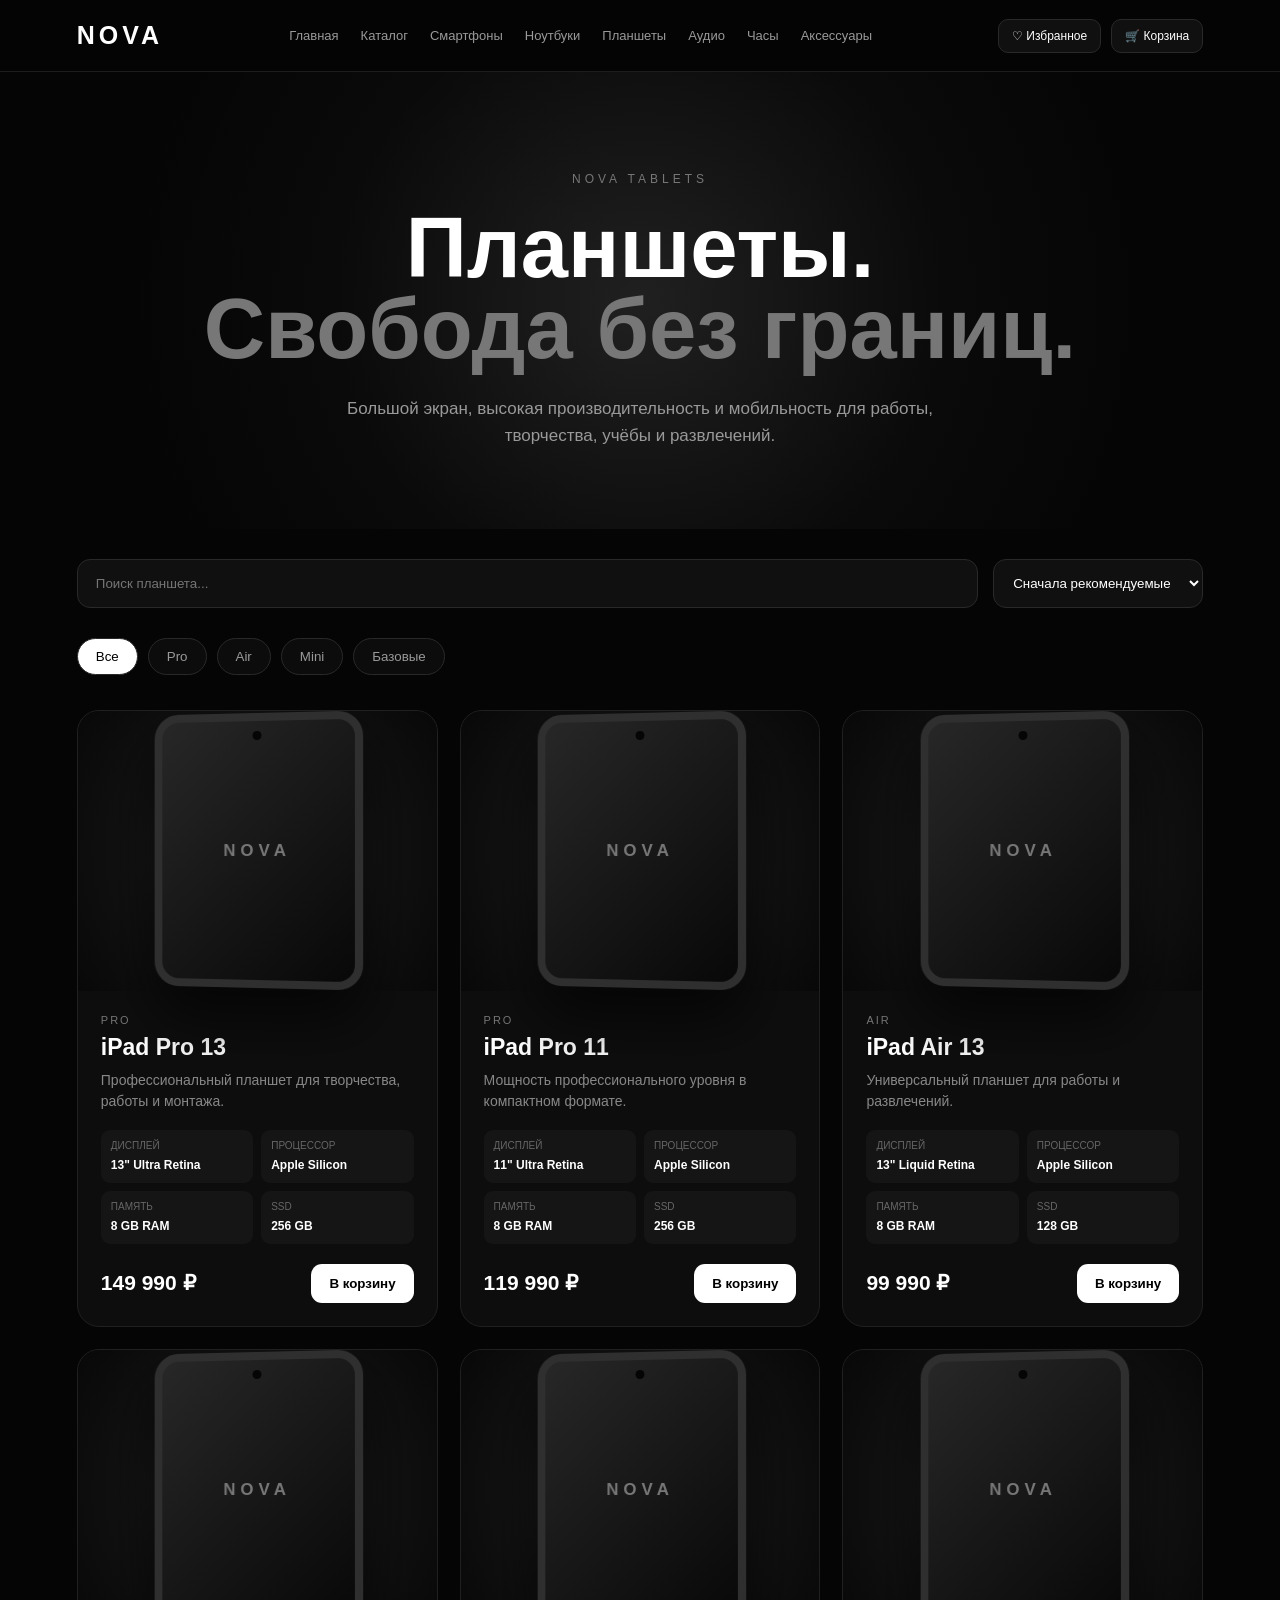
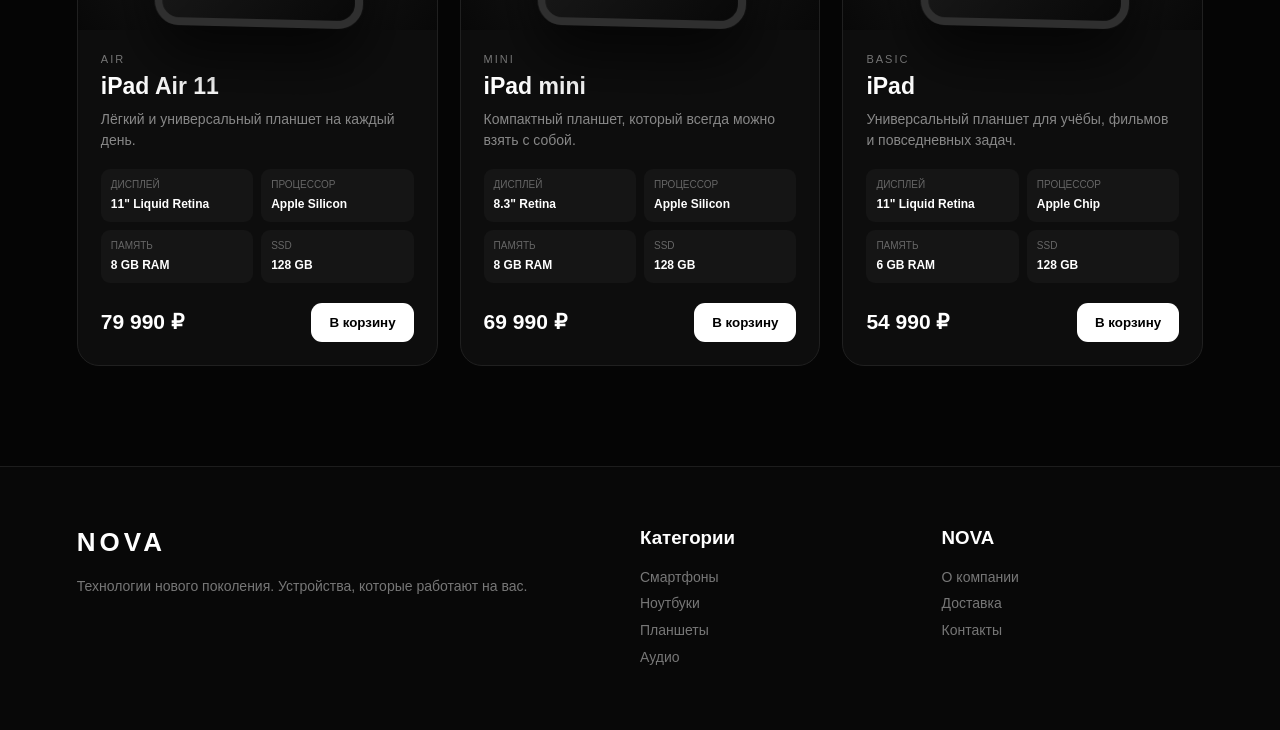
<file: tablets.html>
<!DOCTYPE html>
<html lang="ru">
<head>
    <meta charset="UTF-8">
    <meta name="viewport" content="width=device-width, initial-scale=1.0">

    <title>NOVA — Планшеты</title>

    <style>

        * {
            margin: 0;
            padding: 0;
            box-sizing: border-box;
        }

        body {
            font-family: Arial, Helvetica, sans-serif;
            background: #050505;
            color: white;
        }

        a {
            color: inherit;
            text-decoration: none;
        }

        /* HEADER */

        header {
            height: 72px;
            padding: 0 6%;

            display: flex;
            align-items: center;
            justify-content: space-between;

            position: sticky;
            top: 0;
            z-index: 100;

            background: rgba(5,5,5,.88);
            backdrop-filter: blur(20px);

            border-bottom: 1px solid #1c1c1c;
        }

        .logo {
            font-size: 25px;
            font-weight: 800;
            letter-spacing: 4px;
        }

        nav {
            display: flex;
            gap: 22px;
        }

        nav a {
            color: #999;
            font-size: 13px;
            transition: .25s;
        }

        nav a:hover {
            color: white;
        }

        .actions {
            display: flex;
            gap: 10px;
        }

        .action {
            padding: 9px 13px;

            border: 1px solid #292929;
            border-radius: 10px;

            background: #101010;
            color: white;

            font-size: 12px;
        }


        /* HERO */

        .hero {
            padding: 100px 20px 80px;
            text-align: center;

            background:
                radial-gradient(
                    circle at center,
                    #202020 0%,
                    #0a0a0a 45%,
                    #050505 75%
                );
        }

        .label {
            color: #777;

            font-size: 12px;
            letter-spacing: 4px;

            margin-bottom: 22px;
        }

        .hero h1 {
            font-size: clamp(45px, 7vw, 85px);
            line-height: .95;

            margin-bottom: 25px;
        }

        .hero h1 span {
            color: #777;
        }

        .hero p {
            max-width: 650px;

            margin: auto;

            color: #999;

            font-size: 17px;
            line-height: 1.6;
        }


        /* CONTROLS */

        .controls {
            max-width: 1400px;

            margin: auto;

            padding: 30px 6%;

            display: flex;
            gap: 15px;
        }

        .search {
            flex: 1;

            padding: 15px 18px;

            background: #101010;

            border: 1px solid #292929;
            border-radius: 13px;

            color: white;

            outline: none;
        }

        .search:focus {
            border-color: #555;
        }

        .sort {
            padding: 15px;

            background: #101010;

            border: 1px solid #292929;
            border-radius: 13px;

            color: white;
        }


        /* CATEGORY */

        .categories {
            max-width: 1400px;

            margin: auto;

            padding: 0 6% 35px;

            display: flex;
            gap: 10px;

            flex-wrap: wrap;
        }

        .category {
            padding: 10px 18px;

            border-radius: 30px;

            border: 1px solid #292929;

            background: #0c0c0c;

            color: #999;

            cursor: pointer;

            transition: .25s;
        }

        .category:hover,
        .category.active {
            background: white;
            color: black;
        }


        /* PRODUCTS */

        .products {
            max-width: 1400px;

            margin: auto;

            padding: 0 6% 100px;

            display: grid;

            grid-template-columns:
                repeat(3, 1fr);

            gap: 22px;
        }


        /* CARD */

        .product {
            background: #0d0d0d;

            border: 1px solid #202020;

            border-radius: 22px;

            overflow: hidden;

            transition: .3s;
        }

        .product:hover {
            transform: translateY(-6px);

            border-color: #3d3d3d;
        }


        /* IMAGE */

        .product-image {
            height: 280px;

            display: flex;
            align-items: center;
            justify-content: center;

            background:
                radial-gradient(
                    circle,
                    #292929,
                    #111 55%,
                    #080808
                );
        }


        /* TABLET */

        .tablet {
            width: 210px;
            height: 275px;

            border-radius: 25px;

            border: 8px solid #2f2f2f;

            background:
                linear-gradient(
                    135deg,
                    #272727,
                    #080808
                );

            box-shadow:
                0 30px 60px rgba(0,0,0,.7);

            position: relative;

            transform:
                perspective(700px)
                rotateY(-7deg);
        }

        .tablet::before {
            content: "NOVA";

            position: absolute;

            inset: 0;

            display: flex;
            align-items: center;
            justify-content: center;

            color: #777;

            font-size: 17px;

            font-weight: bold;

            letter-spacing: 5px;
        }

        .camera {
            position: absolute;

            width: 9px;
            height: 9px;

            border-radius: 50%;

            background: #050505;

            top: 10px;
            left: 50%;

            transform: translateX(-50%);
        }


        /* INFO */

        .info {
            padding: 23px;
        }

        .tag {
            color: #777;

            font-size: 11px;

            text-transform: uppercase;

            letter-spacing: 2px;

            margin-bottom: 8px;
        }

        .info h2 {
            font-size: 23px;

            margin-bottom: 9px;
        }

        .description {
            color: #888;

            font-size: 14px;

            line-height: 1.5;

            margin-bottom: 18px;
        }


        /* SPECS */

        .specs {
            display: grid;

            grid-template-columns:
                1fr 1fr;

            gap: 8px;

            margin-bottom: 20px;
        }

        .spec {
            padding: 10px;

            background: #151515;

            border-radius: 9px;
        }

        .spec small {
            display: block;

            color: #666;

            font-size: 10px;

            margin-bottom: 4px;
        }

        .spec strong {
            font-size: 12px;
        }


        /* BOTTOM */

        .bottom {
            display: flex;

            align-items: center;

            justify-content: space-between;

            gap: 10px;
        }

        .price {
            font-size: 21px;

            font-weight: 700;
        }

        .buy {
            padding: 12px 18px;

            border: none;

            border-radius: 11px;

            background: white;

            color: black;

            font-weight: 700;

            cursor: pointer;

            transition: .2s;
        }

        .buy:hover {
            transform: scale(1.04);
        }


        /* EMPTY */

        .empty {
            display: none;

            grid-column: 1 / -1;

            text-align: center;

            padding: 80px;

            color: #777;
        }

        .empty h2 {
            color: white;

            margin-bottom: 10px;
        }


        /* FOOTER */

        footer {
            border-top: 1px solid #1d1d1d;

            padding: 60px 6%;

            background: #080808;
        }

        .footer-grid {
            max-width: 1400px;

            margin: auto;

            display: grid;

            grid-template-columns:
                2fr 1fr 1fr;

            gap: 40px;
        }

        .footer-logo {
            font-size: 26px;

            font-weight: 800;

            letter-spacing: 4px;

            margin-bottom: 15px;
        }

        footer h3 {
            margin-bottom: 15px;
        }

        footer p,
        footer a {
            color: #777;

            font-size: 14px;

            line-height: 1.9;
        }


        /* MOBILE */

        @media(max-width:1000px) {

            nav {
                display: none;
            }

            .products {
                grid-template-columns:
                    repeat(2,1fr);
            }

        }

        @media(max-width:650px) {

            header {
                padding: 0 20px;
            }

            .actions {
                display: none;
            }

            .hero {
                padding: 70px 20px;
            }

            .controls {
                padding-left: 20px;
                padding-right: 20px;

                flex-direction: column;
            }

            .categories,
            .products {
                padding-left: 20px;
                padding-right: 20px;
            }

            .products {
                grid-template-columns: 1fr;
            }

            .footer-grid {
                grid-template-columns: 1fr;
            }

        }

    </style>

</head>


<body>


<header>

    <a href="index.html" class="logo">
        NOVA
    </a>


    <nav>

        <a href="index.html">
            Главная
        </a>

        <a href="catalog.html">
            Каталог
        </a>

        <a href="smartphones.html">
            Смартфоны
        </a>

        <a href="laptops.html">
            Ноутбуки
        </a>

        <a href="tablets.html">
            Планшеты
        </a>

        <a href="audio.html">
            Аудио
        </a>

        <a href="watches.html">
            Часы
        </a>

        <a href="accessories.html">
            Аксессуары
        </a>

    </nav>


    <div class="actions">

        <a href="favorites.html" class="action">
            ♡ Избранное
        </a>

        <a href="cart.html" class="action">
            🛒 Корзина
        </a>

    </div>

</header>



<section class="hero">

    <div class="label">
        NOVA TABLETS
    </div>

    <h1>
        Планшеты.<br>
        <span>Свобода без границ.</span>
    </h1>

    <p>
        Большой экран, высокая производительность
        и мобильность для работы, творчества,
        учёбы и развлечений.
    </p>

</section>



<div class="controls">

    <input
        type="text"
        id="search"
        class="search"
        placeholder="Поиск планшета..."
    >


    <select id="sort" class="sort">

        <option value="default">
            Сначала рекомендуемые
        </option>

        <option value="cheap">
            Сначала дешевле
        </option>

        <option value="expensive">
            Сначала дороже
        </option>

    </select>

</div>



<div class="categories">

    <button
        class="category active"
        data-category="all">

        Все

    </button>


    <button
        class="category"
        data-category="pro">

        Pro

    </button>


    <button
        class="category"
        data-category="air">

        Air

    </button>


    <button
        class="category"
        data-category="mini">

        Mini

    </button>


    <button
        class="category"
        data-category="basic">

        Базовые

    </button>

</div>



<section class="products" id="products">


    <!-- IPAD PRO -->

    <article
        class="product"
        data-name="iPad Pro 13"
        data-price="149990"
        data-category="pro"
    >

        <div class="product-image">

            <div class="tablet">

                <div class="camera"></div>

            </div>

        </div>


        <div class="info">

            <div class="tag">
                PRO
            </div>

            <h2>
                iPad Pro 13
            </h2>

            <p class="description">
                Профессиональный планшет
                для творчества, работы и монтажа.
            </p>


            <div class="specs">

                <div class="spec">

                    <small>
                        ДИСПЛЕЙ
                    </small>

                    <strong>
                        13" Ultra Retina
                    </strong>

                </div>


                <div class="spec">

                    <small>
                        ПРОЦЕССОР
                    </small>

                    <strong>
                        Apple Silicon
                    </strong>

                </div>


                <div class="spec">

                    <small>
                        ПАМЯТЬ
                    </small>

                    <strong>
                        8 GB RAM
                    </strong>

                </div>


                <div class="spec">

                    <small>
                        SSD
                    </small>

                    <strong>
                        256 GB
                    </strong>

                </div>

            </div>


            <div class="bottom">

                <div class="price">
                    149 990 ₽
                </div>

                <button class="buy">
                    В корзину
                </button>

            </div>

        </div>

    </article>



    <!-- IPAD PRO 11 -->

    <article
        class="product"
        data-name="iPad Pro 11"
        data-price="119990"
        data-category="pro"
    >

        <div class="product-image">

            <div class="tablet">

                <div class="camera"></div>

            </div>

        </div>


        <div class="info">

            <div class="tag">
                PRO
            </div>

            <h2>
                iPad Pro 11
            </h2>

            <p class="description">
                Мощность профессионального уровня
                в компактном формате.
            </p>


            <div class="specs">

                <div class="spec">

                    <small>
                        ДИСПЛЕЙ
                    </small>

                    <strong>
                        11" Ultra Retina
                    </strong>

                </div>


                <div class="spec">

                    <small>
                        ПРОЦЕССОР
                    </small>

                    <strong>
                        Apple Silicon
                    </strong>

                </div>


                <div class="spec">

                    <small>
                        ПАМЯТЬ
                    </small>

                    <strong>
                        8 GB RAM
                    </strong>

                </div>


                <div class="spec">

                    <small>
                        SSD
                    </small>

                    <strong>
                        256 GB
                    </strong>

                </div>

            </div>


            <div class="bottom">

                <div class="price">
                    119 990 ₽
                </div>

                <button class="buy">
                    В корзину
                </button>

            </div>

        </div>

    </article>



    <!-- IPAD AIR -->

    <article
        class="product"
        data-name="iPad Air 13"
        data-price="99990"
        data-category="air"
    >

        <div class="product-image">

            <div class="tablet">

                <div class="camera"></div>

            </div>

        </div>


        <div class="info">

            <div class="tag">
                AIR
            </div>

            <h2>
                iPad Air 13
            </h2>

            <p class="description">
                Универсальный планшет
                для работы и развлечений.
            </p>


            <div class="specs">

                <div class="spec">

                    <small>
                        ДИСПЛЕЙ
                    </small>

                    <strong>
                        13" Liquid Retina
                    </strong>

                </div>


                <div class="spec">

                    <small>
                        ПРОЦЕССОР
                    </small>

                    <strong>
                        Apple Silicon
                    </strong>

                </div>


                <div class="spec">

                    <small>
                        ПАМЯТЬ
                    </small>

                    <strong>
                        8 GB RAM
                    </strong>

                </div>


                <div class="spec">

                    <small>
                        SSD
                    </small>

                    <strong>
                        128 GB
                    </strong>

                </div>

            </div>


            <div class="bottom">

                <div class="price">
                    99 990 ₽
                </div>

                <button class="buy">
                    В корзину
                </button>

            </div>

        </div>

    </article>



    <!-- IPAD AIR 11 -->

    <article
        class="product"
        data-name="iPad Air 11"
        data-price="79990"
        data-category="air"
    >

        <div class="product-image">

            <div class="tablet">

                <div class="camera"></div>

            </div>

        </div>


        <div class="info">

            <div class="tag">
                AIR
            </div>

            <h2>
                iPad Air 11
            </h2>

            <p class="description">
                Лёгкий и универсальный планшет
                на каждый день.
            </p>


            <div class="specs">

                <div class="spec">

                    <small>
                        ДИСПЛЕЙ
                    </small>

                    <strong>
                        11" Liquid Retina
                    </strong>

                </div>


                <div class="spec">

                    <small>
                        ПРОЦЕССОР
                    </small>

                    <strong>
                        Apple Silicon
                    </strong>

                </div>


                <div class="spec">

                    <small>
                        ПАМЯТЬ
                    </small>

                    <strong>
                        8 GB RAM
                    </strong>

                </div>


                <div class="spec">

                    <small>
                        SSD
                    </small>

                    <strong>
                        128 GB
                    </strong>

                </div>

            </div>


            <div class="bottom">

                <div class="price">
                    79 990 ₽
                </div>

                <button class="buy">
                    В корзину
                </button>

            </div>

        </div>

    </article>



    <!-- IPAD MINI -->

    <article
        class="product"
        data-name="iPad mini"
        data-price="69990"
        data-category="mini"
    >

        <div class="product-image">

            <div class="tablet">

                <div class="camera"></div>

            </div>

        </div>


        <div class="info">

            <div class="tag">
                MINI
            </div>

            <h2>
                iPad mini
            </h2>

            <p class="description">
                Компактный планшет,
                который всегда можно взять с собой.
            </p>


            <div class="specs">

                <div class="spec">

                    <small>
                        ДИСПЛЕЙ
                    </small>

                    <strong>
                        8.3" Retina
                    </strong>

                </div>


                <div class="spec">

                    <small>
                        ПРОЦЕССОР
                    </small>

                    <strong>
                        Apple Silicon
                    </strong>

                </div>


                <div class="spec">

                    <small>
                        ПАМЯТЬ
                    </small>

                    <strong>
                        8 GB RAM
                    </strong>

                </div>


                <div class="spec">

                    <small>
                        SSD
                    </small>

                    <strong>
                        128 GB
                    </strong>

                </div>

            </div>


            <div class="bottom">

                <div class="price">
                    69 990 ₽
                </div>

                <button class="buy">
                    В корзину
                </button>

            </div>

        </div>

    </article>



    <!-- IPAD -->

    <article
        class="product"
        data-name="iPad"
        data-price="54990"
        data-category="basic"
    >

        <div class="product-image">

            <div class="tablet">

                <div class="camera"></div>

            </div>

        </div>


        <div class="info">

            <div class="tag">
                BASIC
            </div>

            <h2>
                iPad
            </h2>

            <p class="description">
                Универсальный планшет
                для учёбы, фильмов и повседневных задач.
            </p>


            <div class="specs">

                <div class="spec">

                    <small>
                        ДИСПЛЕЙ
                    </small>

                    <strong>
                        11" Liquid Retina
                    </strong>

                </div>


                <div class="spec">

                    <small>
                        ПРОЦЕССОР
                    </small>

                    <strong>
                        Apple Chip
                    </strong>

                </div>


                <div class="spec">

                    <small>
                        ПАМЯТЬ
                    </small>

                    <strong>
                        6 GB RAM
                    </strong>

                </div>


                <div class="spec">

                    <small>
                        SSD
                    </small>

                    <strong>
                        128 GB
                    </strong>

                </div>

            </div>


            <div class="bottom">

                <div class="price">
                    54 990 ₽
                </div>

                <button class="buy">
                    В корзину
                </button>

            </div>

        </div>

    </article>



    <div class="empty" id="empty">

        <h2>
            Ничего не найдено
        </h2>

        <p>
            Попробуй изменить запрос или категорию.
        </p>

    </div>

</section>



<footer>

    <div class="footer-grid">


        <div>

            <div class="footer-logo">
                NOVA
            </div>

            <p>
                Технологии нового поколения.
                Устройства, которые работают на вас.
            </p>

        </div>


        <div>

            <h3>
                Категории
            </h3>

            <p>
                <a href="smartphones.html">
                    Смартфоны
                </a>
            </p>

            <p>
                <a href="laptops.html">
                    Ноутбуки
                </a>
            </p>

            <p>
                <a href="tablets.html">
                    Планшеты
                </a>
            </p>

            <p>
                <a href="audio.html">
                    Аудио
                </a>
            </p>

        </div>


        <div>

            <h3>
                NOVA
            </h3>

            <p>
                <a href="about.html">
                    О компании
                </a>
            </p>

            <p>
                <a href="delivery.html">
                    Доставка
                </a>
            </p>

            <p>
                <a href="contacts.html">
                    Контакты
                </a>
            </p>

        </div>

    </div>

</footer>



<script>

    const search =
        document.getElementById("search");

    const sort =
        document.getElementById("sort");

    const productsContainer =
        document.getElementById("products");

    const empty =
        document.getElementById("empty");


    let products =
        [...document.querySelectorAll(".product")];


    let currentCategory = "all";


    function updateProducts() {

        const query =
            search.value
                .toLowerCase()
                .trim();


        let visible =
            products.filter(product => {

                const name =
                    product.dataset.name
                        .toLowerCase();

                const category =
                    product.dataset.category;


                const searchMatch =
                    name.includes(query);


                const categoryMatch =
                    currentCategory === "all" ||
                    category === currentCategory;


                return searchMatch &&
                       categoryMatch;

            });


        if (sort.value === "cheap") {

            visible.sort((a,b) => {

                return Number(a.dataset.price) -
                       Number(b.dataset.price);

            });

        }


        if (sort.value === "expensive") {

            visible.sort((a,b) => {

                return Number(b.dataset.price) -
                       Number(a.dataset.price);

            });

        }


        products.forEach(product => {

            product.style.display = "none";

        });


        visible.forEach(product => {

            product.style.display = "block";

            productsContainer.appendChild(product);

        });


        empty.style.display =
            visible.length === 0
            ? "block"
            : "none";

    }


    search.addEventListener(
        "input",
        updateProducts
    );


    sort.addEventListener(
        "change",
        updateProducts
    );


    document
        .querySelectorAll(".category")
        .forEach(button => {

            button.addEventListener(
                "click",
                () => {

                    document
                        .querySelectorAll(".category")
                        .forEach(btn => {

                            btn.classList.remove(
                                "active"
                            );

                        });


                    button.classList.add(
                        "active"
                    );


                    currentCategory =
                        button.dataset.category;


                    updateProducts();

                }
            );

        });


    document
        .querySelectorAll(".buy")
        .forEach(button => {

            button.addEventListener(
                "click",
                () => {

                    button.textContent =
                        "Добавлено ✓";


                    setTimeout(() => {

                        button.textContent =
                            "В корзину";

                    }, 1200);

                }
            );

        });

</script>


</body>
</html>
</file>
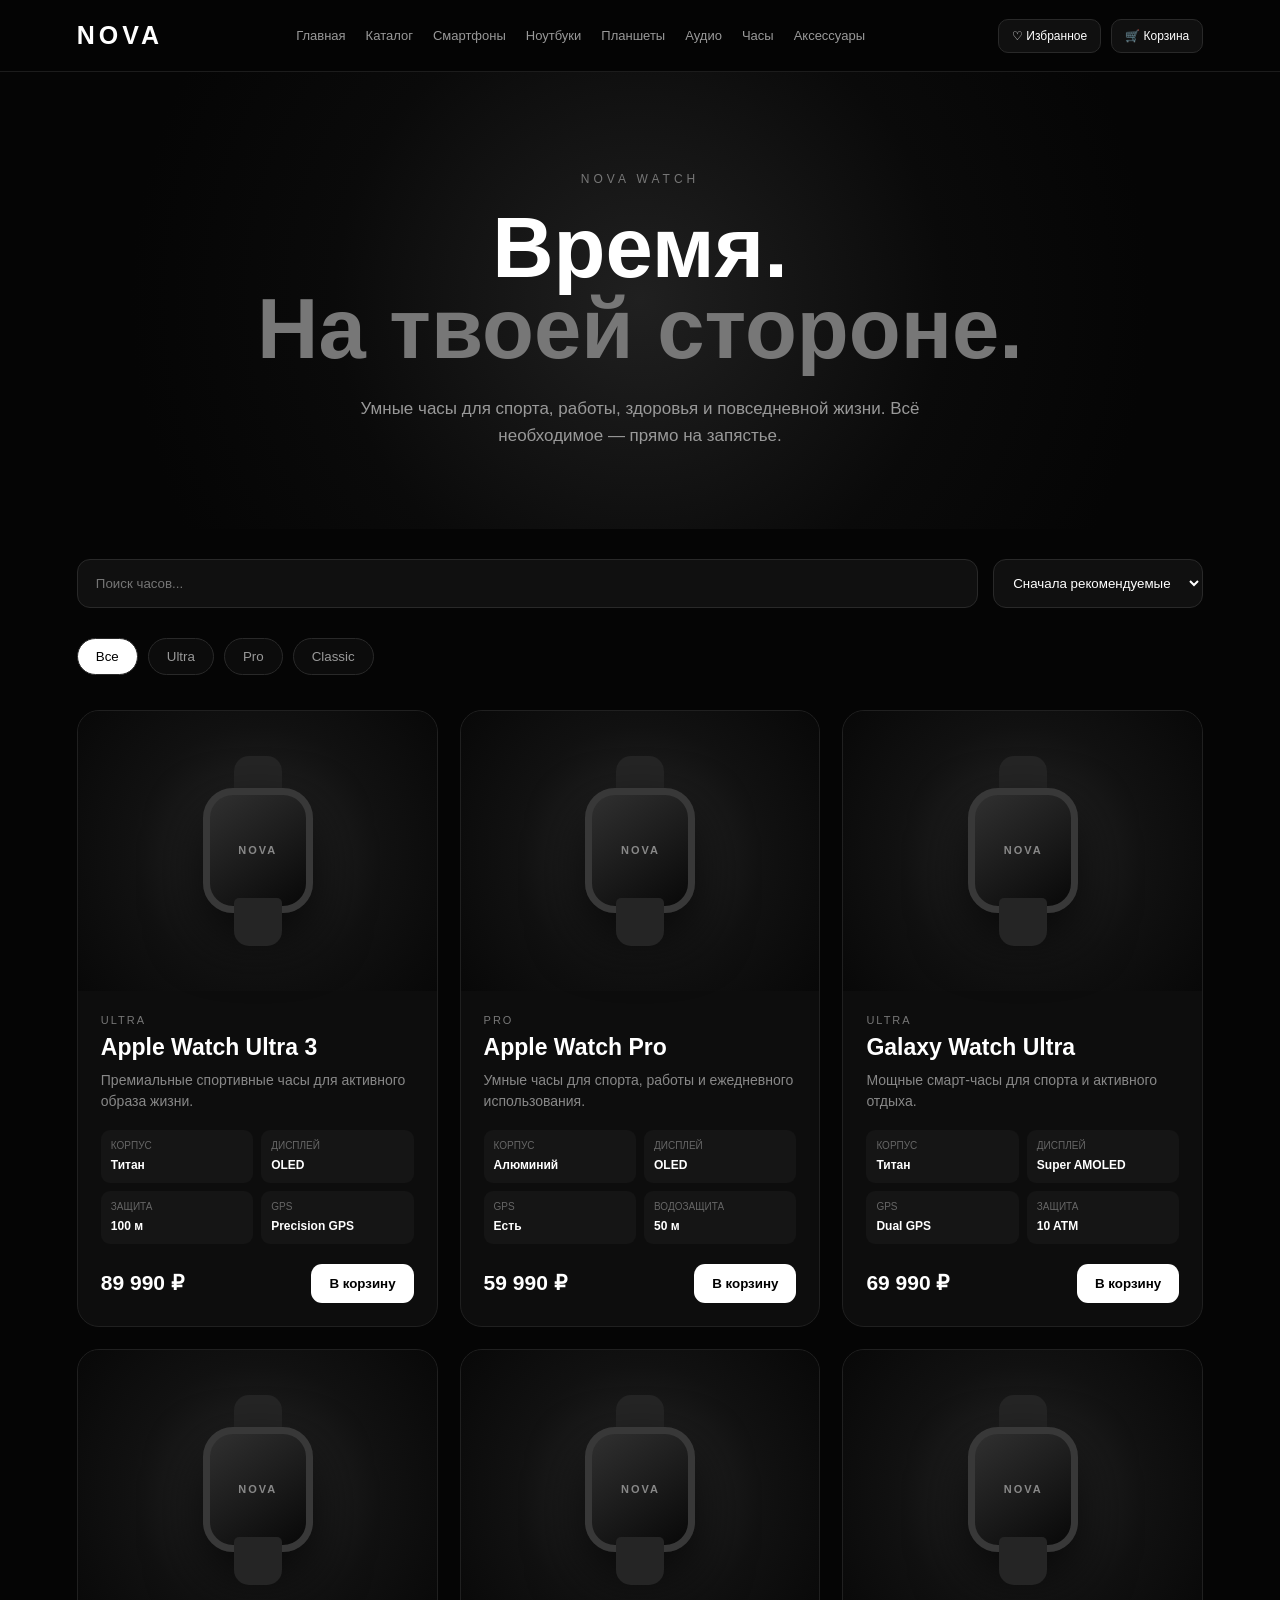
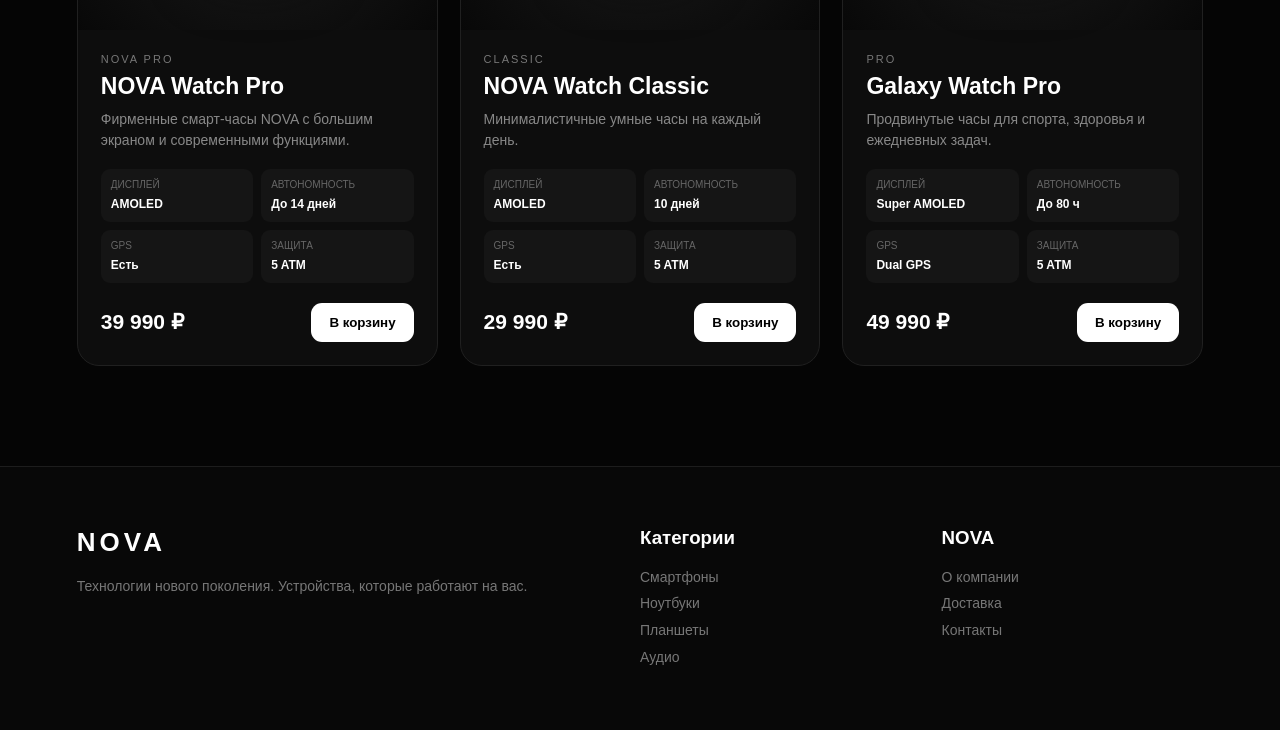
<file: watches.html>
<!DOCTYPE html>
<html lang="ru">
<head>
<meta charset="UTF-8">
<meta name="viewport" content="width=device-width, initial-scale=1.0">

<title>NOVA — Часы</title>

<style>

* {
    margin: 0;
    padding: 0;
    box-sizing: border-box;
}

body {
    font-family: Arial, Helvetica, sans-serif;
    background: #050505;
    color: white;
}

a {
    color: inherit;
    text-decoration: none;
}


/* HEADER */

header {
    height: 72px;
    padding: 0 6%;

    display: flex;
    align-items: center;
    justify-content: space-between;

    position: sticky;
    top: 0;
    z-index: 100;

    background: rgba(5,5,5,.88);
    backdrop-filter: blur(20px);

    border-bottom: 1px solid #1c1c1c;
}

.logo {
    font-size: 25px;
    font-weight: 800;
    letter-spacing: 4px;
}

nav {
    display: flex;
    gap: 20px;
}

nav a {
    color: #999;
    font-size: 13px;
    transition: .25s;
}

nav a:hover {
    color: white;
}

.actions {
    display: flex;
    gap: 10px;
}

.action {
    padding: 9px 13px;

    border: 1px solid #292929;
    border-radius: 10px;

    background: #101010;

    font-size: 12px;
}


/* HERO */

.hero {
    padding: 100px 20px 80px;
    text-align: center;

    background:
        radial-gradient(
            circle at center,
            #202020 0%,
            #0a0a0a 45%,
            #050505 75%
        );
}

.label {
    color: #777;
    font-size: 12px;
    letter-spacing: 4px;
    margin-bottom: 22px;
}

.hero h1 {
    font-size: clamp(45px, 7vw, 85px);
    line-height: .95;
    margin-bottom: 25px;
}

.hero h1 span {
    color: #777;
}

.hero p {
    max-width: 650px;
    margin: auto;

    color: #999;

    font-size: 17px;
    line-height: 1.6;
}


/* CONTROLS */

.controls {
    max-width: 1400px;
    margin: auto;

    padding: 30px 6%;

    display: flex;
    gap: 15px;
}

.search {
    flex: 1;

    padding: 15px 18px;

    background: #101010;

    border: 1px solid #292929;
    border-radius: 13px;

    color: white;

    outline: none;
}

.search:focus {
    border-color: #555;
}

.sort {
    padding: 15px;

    background: #101010;

    border: 1px solid #292929;
    border-radius: 13px;

    color: white;
}


/* CATEGORIES */

.categories {
    max-width: 1400px;
    margin: auto;

    padding: 0 6% 35px;

    display: flex;
    gap: 10px;

    flex-wrap: wrap;
}

.category {
    padding: 10px 18px;

    border-radius: 30px;

    border: 1px solid #292929;

    background: #0c0c0c;

    color: #999;

    cursor: pointer;

    transition: .25s;
}

.category:hover,
.category.active {
    background: white;
    color: black;
}


/* PRODUCTS */

.products {
    max-width: 1400px;
    margin: auto;

    padding: 0 6% 100px;

    display: grid;

    grid-template-columns:
        repeat(3, 1fr);

    gap: 22px;
}


/* CARD */

.product {
    background: #0d0d0d;

    border: 1px solid #202020;

    border-radius: 22px;

    overflow: hidden;

    transition: .3s;
}

.product:hover {
    transform: translateY(-6px);
    border-color: #3d3d3d;
}


/* WATCH IMAGE */

.product-image {
    height: 280px;

    display: flex;
    align-items: center;
    justify-content: center;

    background:
        radial-gradient(
            circle,
            #292929,
            #111 55%,
            #080808
        );
}

.watch {
    width: 125px;
    height: 150px;

    position: relative;
}

.watch-face {
    width: 110px;
    height: 125px;

    position: absolute;

    left: 8px;
    top: 12px;

    border-radius: 30px;

    background:
        linear-gradient(
            145deg,
            #303030,
            #080808
        );

    border: 7px solid #383838;

    box-shadow:
        0 25px 55px rgba(0,0,0,.8);

    display: flex;
    align-items: center;
    justify-content: center;
}

.watch-face::after {
    content: "NOVA";

    color: #888;

    font-size: 11px;

    font-weight: bold;

    letter-spacing: 2px;
}

.strap-top,
.strap-bottom {
    position: absolute;

    width: 48px;

    left: 39px;

    background: #252525;
}

.strap-top {
    height: 45px;
    top: -20px;

    border-radius: 15px 15px 5px 5px;
}

.strap-bottom {
    height: 48px;
    bottom: -20px;

    border-radius: 5px 5px 15px 15px;
}


/* INFO */

.info {
    padding: 23px;
}

.tag {
    color: #777;

    font-size: 11px;

    text-transform: uppercase;

    letter-spacing: 2px;

    margin-bottom: 8px;
}

.info h2 {
    font-size: 23px;
    margin-bottom: 9px;
}

.description {
    color: #888;

    font-size: 14px;

    line-height: 1.5;

    margin-bottom: 18px;
}


/* SPECS */

.specs {
    display: grid;

    grid-template-columns:
        1fr 1fr;

    gap: 8px;

    margin-bottom: 20px;
}

.spec {
    padding: 10px;

    background: #151515;

    border-radius: 9px;
}

.spec small {
    display: block;

    color: #666;

    font-size: 10px;

    margin-bottom: 4px;
}

.spec strong {
    font-size: 12px;
}


/* BOTTOM */

.bottom {
    display: flex;

    align-items: center;

    justify-content: space-between;

    gap: 10px;
}

.price {
    font-size: 21px;
    font-weight: 700;
}

.buy {
    padding: 12px 18px;

    border: none;

    border-radius: 11px;

    background: white;

    color: black;

    font-weight: 700;

    cursor: pointer;

    transition: .2s;
}

.buy:hover {
    transform: scale(1.04);
}


/* EMPTY */

.empty {
    display: none;

    grid-column: 1 / -1;

    text-align: center;

    padding: 80px;

    color: #777;
}

.empty h2 {
    color: white;

    margin-bottom: 10px;
}


/* FOOTER */

footer {
    border-top: 1px solid #1d1d1d;

    padding: 60px 6%;

    background: #080808;
}

.footer-grid {
    max-width: 1400px;

    margin: auto;

    display: grid;

    grid-template-columns:
        2fr 1fr 1fr;

    gap: 40px;
}

.footer-logo {
    font-size: 26px;

    font-weight: 800;

    letter-spacing: 4px;

    margin-bottom: 15px;
}

footer h3 {
    margin-bottom: 15px;
}

footer p,
footer a {
    color: #777;

    font-size: 14px;

    line-height: 1.9;
}


/* MOBILE */

@media(max-width:1000px) {

    nav {
        display: none;
    }

    .products {
        grid-template-columns:
            repeat(2,1fr);
    }

}

@media(max-width:650px) {

    header {
        padding: 0 20px;
    }

    .actions {
        display: none;
    }

    .hero {
        padding: 70px 20px;
    }

    .controls {
        padding-left: 20px;
        padding-right: 20px;

        flex-direction: column;
    }

    .categories,
    .products {
        padding-left: 20px;
        padding-right: 20px;
    }

    .products {
        grid-template-columns: 1fr;
    }

    .footer-grid {
        grid-template-columns: 1fr;
    }

}

</style>
</head>


<body>


<header>

    <a href="index.html" class="logo">
        NOVA
    </a>


    <nav>

        <a href="index.html">
            Главная
        </a>

        <a href="catalog.html">
            Каталог
        </a>

        <a href="smartphones.html">
            Смартфоны
        </a>

        <a href="laptops.html">
            Ноутбуки
        </a>

        <a href="tablets.html">
            Планшеты
        </a>

        <a href="audio.html">
            Аудио
        </a>

        <a href="watches.html">
            Часы
        </a>

        <a href="accessories.html">
            Аксессуары
        </a>

    </nav>


    <div class="actions">

        <a href="favorites.html" class="action">
            ♡ Избранное
        </a>

        <a href="cart.html" class="action">
            🛒 Корзина
        </a>

    </div>

</header>



<section class="hero">

    <div class="label">
        NOVA WATCH
    </div>

    <h1>
        Время.<br>
        <span>На твоей стороне.</span>
    </h1>

    <p>
        Умные часы для спорта, работы,
        здоровья и повседневной жизни.
        Всё необходимое — прямо на запястье.
    </p>

</section>



<div class="controls">

    <input
        type="text"
        id="search"
        class="search"
        placeholder="Поиск часов..."
    >


    <select id="sort" class="sort">

        <option value="default">
            Сначала рекомендуемые
        </option>

        <option value="cheap">
            Сначала дешевле
        </option>

        <option value="expensive">
            Сначала дороже
        </option>

    </select>

</div>



<div class="categories">

    <button
        class="category active"
        data-category="all">
        Все
    </button>

    <button
        class="category"
        data-category="ultra">
        Ultra
    </button>

    <button
        class="category"
        data-category="pro">
        Pro
    </button>

    <button
        class="category"
        data-category="classic">
        Classic
    </button>

</div>



<section class="products" id="products">


    <!-- APPLE WATCH ULTRA -->

    <article
        class="product"
        data-name="Apple Watch Ultra 3"
        data-price="89990"
        data-category="ultra"
    >

        <div class="product-image">

            <div class="watch">

                <div class="strap-top"></div>

                <div class="watch-face"></div>

                <div class="strap-bottom"></div>

            </div>

        </div>


        <div class="info">

            <div class="tag">
                ULTRA
            </div>

            <h2>
                Apple Watch Ultra 3
            </h2>

            <p class="description">
                Премиальные спортивные часы
                для активного образа жизни.
            </p>


            <div class="specs">

                <div class="spec">
                    <small>КОРПУС</small>
                    <strong>Титан</strong>
                </div>

                <div class="spec">
                    <small>ДИСПЛЕЙ</small>
                    <strong>OLED</strong>
                </div>

                <div class="spec">
                    <small>ЗАЩИТА</small>
                    <strong>100 м</strong>
                </div>

                <div class="spec">
                    <small>GPS</small>
                    <strong>Precision GPS</strong>
                </div>

            </div>


            <div class="bottom">

                <div class="price">
                    89 990 ₽
                </div>

                <button class="buy">
                    В корзину
                </button>

            </div>

        </div>

    </article>



    <!-- APPLE WATCH PRO -->

    <article
        class="product"
        data-name="Apple Watch Series Pro"
        data-price="59990"
        data-category="pro"
    >

        <div class="product-image">

            <div class="watch">

                <div class="strap-top"></div>

                <div class="watch-face"></div>

                <div class="strap-bottom"></div>

            </div>

        </div>


        <div class="info">

            <div class="tag">
                PRO
            </div>

            <h2>
                Apple Watch Pro
            </h2>

            <p class="description">
                Умные часы для спорта,
                работы и ежедневного использования.
            </p>


            <div class="specs">

                <div class="spec">
                    <small>КОРПУС</small>
                    <strong>Алюминий</strong>
                </div>

                <div class="spec">
                    <small>ДИСПЛЕЙ</small>
                    <strong>OLED</strong>
                </div>

                <div class="spec">
                    <small>GPS</small>
                    <strong>Есть</strong>
                </div>

                <div class="spec">
                    <small>ВОДОЗАЩИТА</small>
                    <strong>50 м</strong>
                </div>

            </div>


            <div class="bottom">

                <div class="price">
                    59 990 ₽
                </div>

                <button class="buy">
                    В корзину
                </button>

            </div>

        </div>

    </article>



    <!-- GALAXY WATCH -->

    <article
        class="product"
        data-name="Galaxy Watch Ultra"
        data-price="69990"
        data-category="ultra"
    >

        <div class="product-image">

            <div class="watch">

                <div class="strap-top"></div>

                <div class="watch-face"></div>

                <div class="strap-bottom"></div>

            </div>

        </div>


        <div class="info">

            <div class="tag">
                ULTRA
            </div>

            <h2>
                Galaxy Watch Ultra
            </h2>

            <p class="description">
                Мощные смарт-часы для спорта
                и активного отдыха.
            </p>


            <div class="specs">

                <div class="spec">
                    <small>КОРПУС</small>
                    <strong>Титан</strong>
                </div>

                <div class="spec">
                    <small>ДИСПЛЕЙ</small>
                    <strong>Super AMOLED</strong>
                </div>

                <div class="spec">
                    <small>GPS</small>
                    <strong>Dual GPS</strong>
                </div>

                <div class="spec">
                    <small>ЗАЩИТА</small>
                    <strong>10 ATM</strong>
                </div>

            </div>


            <div class="bottom">

                <div class="price">
                    69 990 ₽
                </div>

                <button class="buy">
                    В корзину
                </button>

            </div>

        </div>

    </article>



    <!-- NOVA WATCH PRO -->

    <article
        class="product"
        data-name="NOVA Watch Pro"
        data-price="39990"
        data-category="pro"
    >

        <div class="product-image">

            <div class="watch">

                <div class="strap-top"></div>

                <div class="watch-face"></div>

                <div class="strap-bottom"></div>

            </div>

        </div>


        <div class="info">

            <div class="tag">
                NOVA PRO
            </div>

            <h2>
                NOVA Watch Pro
            </h2>

            <p class="description">
                Фирменные смарт-часы NOVA
                с большим экраном и современными функциями.
            </p>


            <div class="specs">

                <div class="spec">
                    <small>ДИСПЛЕЙ</small>
                    <strong>AMOLED</strong>
                </div>

                <div class="spec">
                    <small>АВТОНОМНОСТЬ</small>
                    <strong>До 14 дней</strong>
                </div>

                <div class="spec">
                    <small>GPS</small>
                    <strong>Есть</strong>
                </div>

                <div class="spec">
                    <small>ЗАЩИТА</small>
                    <strong>5 ATM</strong>
                </div>

            </div>


            <div class="bottom">

                <div class="price">
                    39 990 ₽
                </div>

                <button class="buy">
                    В корзину
                </button>

            </div>

        </div>

    </article>



    <!-- CLASSIC -->

    <article
        class="product"
        data-name="NOVA Watch Classic"
        data-price="29990"
        data-category="classic"
    >

        <div class="product-image">

            <div class="watch">

                <div class="strap-top"></div>

                <div class="watch-face"></div>

                <div class="strap-bottom"></div>

            </div>

        </div>


        <div class="info">

            <div class="tag">
                CLASSIC
            </div>

            <h2>
                NOVA Watch Classic
            </h2>

            <p class="description">
                Минималистичные умные часы
                на каждый день.
            </p>


            <div class="specs">

                <div class="spec">
                    <small>ДИСПЛЕЙ</small>
                    <strong>AMOLED</strong>
                </div>

                <div class="spec">
                    <small>АВТОНОМНОСТЬ</small>
                    <strong>10 дней</strong>
                </div>

                <div class="spec">
                    <small>GPS</small>
                    <strong>Есть</strong>
                </div>

                <div class="spec">
                    <small>ЗАЩИТА</small>
                    <strong>5 ATM</strong>
                </div>

            </div>


            <div class="bottom">

                <div class="price">
                    29 990 ₽
                </div>

                <button class="buy">
                    В корзину
                </button>

            </div>

        </div>

    </article>



    <!-- GALAXY WATCH PRO -->

    <article
        class="product"
        data-name="Galaxy Watch Pro"
        data-price="49990"
        data-category="pro"
    >

        <div class="product-image">

            <div class="watch">

                <div class="strap-top"></div>

                <div class="watch-face"></div>

                <div class="strap-bottom"></div>

            </div>

        </div>


        <div class="info">

            <div class="tag">
                PRO
            </div>

            <h2>
                Galaxy Watch Pro
            </h2>

            <p class="description">
                Продвинутые часы для спорта,
                здоровья и ежедневных задач.
            </p>


            <div class="specs">

                <div class="spec">
                    <small>ДИСПЛЕЙ</small>
                    <strong>Super AMOLED</strong>
                </div>

                <div class="spec">
                    <small>АВТОНОМНОСТЬ</small>
                    <strong>До 80 ч</strong>
                </div>

                <div class="spec">
                    <small>GPS</small>
                    <strong>Dual GPS</strong>
                </div>

                <div class="spec">
                    <small>ЗАЩИТА</small>
                    <strong>5 ATM</strong>
                </div>

            </div>


            <div class="bottom">

                <div class="price">
                    49 990 ₽
                </div>

                <button class="buy">
                    В корзину
                </button>

            </div>

        </div>

    </article>



    <div class="empty" id="empty">

        <h2>
            Ничего не найдено
        </h2>

        <p>
            Попробуй изменить запрос или категорию.
        </p>

    </div>

</section>



<footer>

    <div class="footer-grid">


        <div>

            <div class="footer-logo">
                NOVA
            </div>

            <p>
                Технологии нового поколения.
                Устройства, которые работают на вас.
            </p>

        </div>


        <div>

            <h3>
                Категории
            </h3>

            <p>
                <a href="smartphones.html">
                    Смартфоны
                </a>
            </p>

            <p>
                <a href="laptops.html">
                    Ноутбуки
                </a>
            </p>

            <p>
                <a href="tablets.html">
                    Планшеты
                </a>
            </p>

            <p>
                <a href="audio.html">
                    Аудио
                </a>
            </p>

        </div>


        <div>

            <h3>
                NOVA
            </h3>

            <p>
                <a href="about.html">
                    О компании
                </a>
            </p>

            <p>
                <a href="delivery.html">
                    Доставка
                </a>
            </p>

            <p>
                <a href="contacts.html">
                    Контакты
                </a>
            </p>

        </div>

    </div>

</footer>



<script>

const search =
    document.getElementById("search");

const sort =
    document.getElementById("sort");

const productsContainer =
    document.getElementById("products");

const empty =
    document.getElementById("empty");


let products =
    [...document.querySelectorAll(".product")];

let currentCategory = "all";


function updateProducts() {

    const query =
        search.value
            .toLowerCase()
            .trim();


    let visible =
        products.filter(product => {

            const name =
                product.dataset.name
                    .toLowerCase();

            const category =
                product.dataset.category;


            const searchMatch =
                name.includes(query);


            const categoryMatch =
                currentCategory === "all" ||
                category === currentCategory;


            return searchMatch &&
                   categoryMatch;

        });


    if (sort.value === "cheap") {

        visible.sort((a,b) => {

            return Number(a.dataset.price) -
                   Number(b.dataset.price);

        });

    }


    if (sort.value === "expensive") {

        visible.sort((a,b) => {

            return Number(b.dataset.price) -
                   Number(a.dataset.price);

        });

    }


    products.forEach(product => {

        product.style.display = "none";

    });


    visible.forEach(product => {

        product.style.display = "block";

        productsContainer.appendChild(product);

    });


    empty.style.display =
        visible.length === 0
        ? "block"
        : "none";

}


search.addEventListener(
    "input",
    updateProducts
);


sort.addEventListener(
    "change",
    updateProducts
);


document
    .querySelectorAll(".category")
    .forEach(button => {

        button.addEventListener(
            "click",
            () => {

                document
                    .querySelectorAll(".category")
                    .forEach(btn => {

                        btn.classList.remove(
                            "active"
                        );

                    });


                button.classList.add(
                    "active"
                );


                currentCategory =
                    button.dataset.category;


                updateProducts();

            }
        );

    });


document
    .querySelectorAll(".buy")
    .forEach(button => {

        button.addEventListener(
            "click",
            () => {

                button.textContent =
                    "Добавлено ✓";


                setTimeout(() => {

                    button.textContent =
                        "В корзину";

                }, 1200);

            }
        );

    });

</script>


</body>
</html>
</file>
<file: style.css>
@import url('https://fonts.googleapis.com/css2?family=Inter:wght@400;500;600;700;800;900&display=swap');

/* =====================================================
   NOVA — GLOBAL
===================================================== */

:root {
    color-scheme: dark;
    --bg: #070707;
    --panel: #101010;
    --panel-light: #161616;
    --text: #f5f5f5;
    --muted: #888;
    --border: #252525;
    --accent: #765cff;
    --radius: 18px;
}

* {
    margin: 0;
    padding: 0;
    box-sizing: border-box;
}

html {
    scroll-behavior: smooth;
    scroll-padding-top: 90px;
}

body {
    min-height: 100vh;
    background: var(--bg);
    color: var(--text);
    font-family: Inter, Arial, sans-serif;
    -webkit-font-smoothing: antialiased;
}

a {
    color: inherit;
    text-decoration: none;
}

button,
input,
select,
textarea {
    font: inherit;
}

button {
    cursor: pointer;
}

img {
    display: block;
    max-width: 100%;
}

button:focus-visible,
a:focus-visible,
input:focus-visible,
select:focus-visible {
    outline: 2px solid var(--accent);
    outline-offset: 4px;
}

::selection {
    background: #765cff66;
    color: #fff;
}

/* =====================================================
   MAIN HEADER
===================================================== */

.header {
    position: fixed;
    inset: 0 0 auto;
    z-index: 1000;
    width: 100%;
    min-height: 70px;
    padding: 0 6%;
    display: flex;
    align-items: center;
    justify-content: space-between;
    gap: 24px;
    background: rgba(7, 7, 7, .82);
    backdrop-filter: blur(22px);
    -webkit-backdrop-filter: blur(22px);
    border-bottom: 1px solid rgba(255,255,255,.06);
}

.logo {
    flex-shrink: 0;
    font-size: 22px;
    font-weight: 900;
    letter-spacing: 4px;
}

.nav {
    display: flex;
    align-items: center;
    gap: 30px;
}

.nav a {
    color: #888;
    font-size: 12px;
    transition: color .2s ease;
}

.nav a:hover,
.nav a.active {
    color: #fff;
}

.header-actions {
    display: flex;
    align-items: center;
    gap: 8px;
}

.icon-btn {
    width: 38px;
    height: 38px;
    display: inline-flex;
    align-items: center;
    justify-content: center;
    border: 1px solid var(--border);
    border-radius: 10px;
    background: #101010;
    color: #fff;
    font-size: 15px;
    transition: background .2s, border-color .2s;
}

.icon-btn:hover {
    background: #202020;
    border-color: #444;
}

.cart-btn {
    padding: 9px 14px;
    border: 1px solid #303030;
    border-radius: 22px;
    background: #111;
    color: #fff;
    font-size: 11px;
    transition: background .2s;
}

.cart-btn:hover {
    background: #222;
}

/* =====================================================
   HOME HERO
===================================================== */

.hero {
    position: relative;
    min-height: 100vh;
    padding: 140px 8% 80px;
    display: grid;
    grid-template-columns: minmax(0, 1fr) minmax(0, 1fr);
    align-items: center;
    gap: 35px;
    overflow: hidden;
    isolation: isolate;
}

.hero::before {
    content: "";
    position: absolute;
    z-index: -1;
    top: 0;
    right: -10%;
    width: 70%;
    height: 100%;
    pointer-events: none;
    background: radial-gradient(
        ellipse at center,
        rgba(103,79,255,.09),
        transparent 65%
    );
}

.hero-content {
    max-width: 650px;
}

.eyebrow {
    margin-bottom: 20px;
    color: #888;
    font-size: 10px;
    font-weight: 700;
    letter-spacing: 3px;
    text-transform: uppercase;
}

.hero h1 {
    margin-bottom: 28px;
    font-size: clamp(50px, 6vw, 90px);
    font-weight: 800;
    line-height: .98;
    letter-spacing: -5px;
}

.hero h1 span {
    background: linear-gradient(90deg, #fff 5%, #a99aff 55%, #765cff);
    -webkit-background-clip: text;
    background-clip: text;
    color: transparent;
}

.hero-description {
    max-width: 430px;
    margin-bottom: 30px;
    color: #999;
    font-size: 14px;
    line-height: 1.8;
}

.hero-buttons {
    display: flex;
    flex-wrap: wrap;
    gap: 10px;
}

.btn {
    min-height: 44px;
    padding: 12px 20px;
    display: inline-flex;
    align-items: center;
    justify-content: center;
    border: 1px solid transparent;
    border-radius: 25px;
    font-size: 12px;
    font-weight: 700;
    transition: transform .2s, background .2s, border-color .2s;
}

.btn:hover {
    transform: translateY(-2px);
}

.primary {
    background: #fff;
    color: #000;
}

.primary:hover {
    background: #dedede;
}

.secondary {
    border-color: #303030;
    background: #ffffff04;
    color: #fff;
}

.secondary:hover {
    border-color: #555;
    background: #ffffff0a;
}

/* =====================================================
   HERO PRODUCT — NOVA PHONE
   Front panel: screen only.
   Rear panel: camera lenses only.
===================================================== */

.hero-product {
    position: relative;
    min-width: 0;
    height: 500px;
    display: flex;
    align-items: center;
    justify-content: center;
    perspective: 1200px;
    isolation: isolate;
}

.glow {
    position: absolute;
    z-index: -1;
    width: 300px;
    height: 300px;
    border-radius: 50%;
    background: #674fff;
    filter: blur(120px);
    opacity: .22;
    pointer-events: none;
}

/*
  The orb contains two CSS panels.
  No external image is used by these pseudo-elements.
*/
.product-orb {
    position: relative;
    width: 340px;
    height: 430px;
    flex-shrink: 0;
    display: block;
    border: 0;
    border-radius: 0;
    background: transparent;
    color: transparent;
    font-size: 0;
    font-weight: 800;
    box-shadow: none;
    transform-style: preserve-3d;
    animation: novaFloat 5s ease-in-out infinite;
}

/* Shared body of each side */
.product-orb::before,
.product-orb::after {
    content: "";
    position: absolute;
    top: 38px;
    width: 150px;
    height: 320px;
    overflow: hidden;
    border: 2px solid #454545;
    border-radius: 29px;
    box-shadow:
        0 24px 55px rgba(0,0,0,.65),
        inset 0 0 0 1px rgba(255,255,255,.035);
}

/* FRONT — clean display, no rear-camera cluster */
.product-orb::before {
    left: 12px;
    z-index: 2;
    background:
        radial-gradient(
            ellipse at 50% 40%,
            rgba(118,92,255,.38),
            transparent 45%
        ),
        radial-gradient(
            ellipse at 20% 90%,
            rgba(70,50,160,.22),
            transparent 55%
        ),
        linear-gradient(150deg, #1c1c29 0%, #09090d 55%, #030303 100%);
}

/* Screen glass reflection */
.product-orb::before {
    box-shadow:
        0 24px 55px rgba(0,0,0,.65),
        inset 0 0 0 1px rgba(255,255,255,.06),
        inset 0 0 25px rgba(118,92,255,.06);
}

/* FRONT screen island / selfie-camera area */
.product-orb .phone-screen-detail {
    display: none;
}

/* REAR — camera lenses are on the back panel only */
.product-orb::after {
    right: 12px;
    z-index: 1;
    background:
        radial-gradient(
            circle at 25% 17%,
            #777 0 3px,
            #191919 4px 10px,
            #080808 11px 14px,
            transparent 15px
        ),
        radial-gradient(
            circle at 44% 17%,
            #777 0 3px,
            #191919 4px 10px,
            #080808 11px 14px,
            transparent 15px
        ),
        radial-gradient(
            circle at 25% 24%,
            #777 0 3px,
            #191919 4px 10px,
            #080808 11px 14px,
            transparent 15px
        ),
        radial-gradient(
            circle at 45% 25%,
            #b9b9b9 0 2px,
            #777 3px 5px,
            transparent 6px
        ),
        linear-gradient(145deg, #373737 0%, #171717 48%, #080808 100%);
}

/* Floating NOVA label, if used in markup */
.product-orb span {
    position: relative;
    z-index: 3;
    color: #777;
    font-size: 0;
}

@keyframes novaFloat {
    0%, 100% {
        transform: translateY(0) rotate(4deg);
    }

    50% {
        transform: translateY(-13px) rotate(1deg);
    }
}

.floating-card {
    position: absolute;
    z-index: 4;
    padding: 12px 15px;
    border: 1px solid #303030;
    border-radius: 12px;
    background: rgba(15,15,15,.88);
    backdrop-filter: blur(15px);
    -webkit-backdrop-filter: blur(15px);
    color: #fff;
    font-size: 10px;
    box-shadow: 0 12px 30px #0005;
}

.floating-card span {
    display: block;
    margin-top: 4px;
    color: #888;
    font-size: 9px;
}

.floating-card:nth-of-type(2) {
    top: 17%;
    right: 0;
}

.floating-card:nth-of-type(3) {
    bottom: 17%;
    left: 0;
}

/* =====================================================
   GENERAL PRODUCTS
===================================================== */

.catalog {
    padding: 100px 8%;
}

.section-heading {
    margin-bottom: 35px;
    display: flex;
    align-items: end;
    justify-content: space-between;
    gap: 20px;
}

.section-heading h2 {
    font-size: clamp(30px, 4vw, 45px);
    letter-spacing: -3px;
}

.products {
    display: grid;
    grid-template-columns: repeat(3, minmax(0, 1fr));
    gap: 18px;
}

.product {
    min-width: 0;
    overflow: hidden;
    padding: 12px;
    border: 1px solid #1d1d1d;
    border-radius: 20px;
    background: linear-gradient(145deg, #121212, #0b0b0b);
    transition: transform .25s, border-color .25s;
}

.product:hover {
    transform: translateY(-4px);
    border-color: #3b3b3b;
}

.product-image {
    position: relative;
    height: 300px;
    overflow: hidden;
    display: flex;
    align-items: center;
    justify-content: center;
    border-radius: 15px;
    background:
        radial-gradient(circle at center, #ffffff0b, transparent 70%),
        #0b0b0b;
}

.product-info {
    padding: 17px 6px;
}

.product h3 {
    margin-bottom: 8px;
    font-size: 17px;
    line-height: 1.4;
}

.product strong {
    display: block;
    margin-bottom: 12px;
    font-size: 13px;
}

.add-btn {
    width: 100%;
    min-height: 42px;
    padding: 11px;
    border: 0;
    border-radius: 9px;
    background: #fff;
    color: #000;
    font-size: 11px;
    font-weight: 800;
    transition: background .2s;
}

.add-btn:hover {
    background: #ddd;
}

/* =====================================================
   PRODUCT PAGE
===================================================== */

.product-page {
    max-width: 1500px;
    margin: auto;
    padding: 120px 7% 80px;
}

.product-layout {
    display: grid;
    grid-template-columns: minmax(0, 1fr) minmax(0, 1fr);
    gap: 60px;
    align-items: center;
}

.product-photo {
    min-width: 0;
    min-height: 520px;
    padding: 25px;
    display: flex;
    align-items: center;
    justify-content: center;
    overflow: hidden;
    border: 1px solid #202020;
    border-radius: 25px;
    background: radial-gradient(circle at center, #ffffff0a, transparent 70%),
                linear-gradient(145deg, #151515, #080808);
}

.product-placeholder {
    width: 250px;
    height: 420px;
    display: flex;
    align-items: center;
    justify-content: center;
    border: 1px solid #444;
    border-radius: 38px;
    background: linear-gradient(145deg, #2b2b2b, #080808);
    color: #777;
    font-size: 28px;
    font-weight: 800;
    box-shadow: 0 30px 65px #0009;
}

.product-details h1 {
    margin: 15px 0 20px;
    font-size: clamp(35px, 5vw, 55px);
    line-height: 1.05;
    letter-spacing: -3px;
}

.product-description {
    color: #999;
    font-size: 14px;
    line-height: 1.8;
}

.product-price {
    margin: 28px 0;
    font-size: 30px;
    font-weight: 800;
}

.product-options {
    display: flex;
    flex-direction: column;
    gap: 15px;
}

.option {
    width: 100%;
    padding: 12px 15px;
    border: 1px solid #292929;
    border-radius: 10px;
    background: #101010;
    color: #fff;
}

.option:focus,
.option:hover {
    border-color: #555;
}

.buy-button {
    width: 100%;
    min-height: 48px;
    margin-top: 25px;
    padding: 15px;
    border: 0;
    border-radius: 12px;
    background: #fff;
    color: #000;
    font-size: 13px;
    font-weight: 800;
    transition: background .2s, transform .2s;
}

.buy-button:hover {
    background: #ddd;
    transform: translateY(-1px);
}

.product-features {
    margin-top: 25px;
    display: grid;
    gap: 12px;
    color: #aaa;
    font-size: 13px;
    line-height: 1.6;
}

.product-info {
    padding: 60px 0;
    border-top: 1px solid #202020;
}

.product-info h2 {
    margin-bottom: 30px;
    font-size: 32px;
    letter-spacing: -1px;
}

.specs {
    display: grid;
    grid-template-columns: repeat(2, minmax(0, 1fr));
    gap: 0 24px;
}

.specs div {
    min-width: 0;
    padding: 18px 0;
    border-bottom: 1px solid #202020;
    display: flex;
    flex-direction: column;
    gap: 6px;
}

.specs span {
    color: #777;
    font-size: 12px;
    line-height: 1.5;
}

/* =====================================================
   PRODUCT IMAGES
===================================================== */

.product-image img {
    width: 100%;
    height: 100%;
    padding: 25px;
    object-fit: contain;
}

.product-photo img {
    max-width: 100%;
    max-height: 480px;
    object-fit: contain;
}

/* =====================================================
   FOOTER
===================================================== */

footer {
    padding: 45px 7%;
    border-top: 1px solid #202020;
    color: #666;
    font-size: 10px;
    line-height: 1.8;
}

/* =====================================================
   CATALOG PAGE COMPATIBILITY
===================================================== */

.catalog-page {
    min-height: 100vh;
    background: #050505;
    color: #f5f5f5;
}

.catalog-page .product-image img {
    width: 100%;
    height: 100%;
    object-fit: contain;
}

/* =====================================================
   RESPONSIVE
===================================================== */

@media (max-width: 1100px) {
    .header {
        padding-right: 4%;
        padding-left: 4%;
    }

    .nav {
        gap: 18px;
    }

    .hero {
        padding-right: 6%;
        padding-left: 6%;
    }

    .products {
        grid-template-columns: repeat(2, minmax(0, 1fr));
    }

    .product-layout {
        gap: 35px;
    }
}

@media (max-width: 800px) {
    .header {
        min-height: 64px;
        padding: 0 20px;
        gap: 12px;
    }

    .logo {
        font-size: 20px;
    }

    .nav {
        display: none;
    }

    .hero {
        min-height: auto;
        padding: 115px 6% 55px;
        grid-template-columns: minmax(0, 1fr);
        gap: 20px;
    }

    .hero-content {
        max-width: 650px;
    }

    .hero h1 {
        font-size: clamp(45px, 10vw, 72px);
        letter-spacing: -3px;
    }

    .hero-product {
        height: 420px;
    }

    .catalog {
        padding: 70px 6%;
    }

    .product-layout {
        grid-template-columns: minmax(0, 1fr);
        gap: 35px;
    }

    .product-photo {
        min-height: 420px;
    }

    .product-details h1 {
        font-size: 44px;
    }

    .specs {
        grid-template-columns: repeat(2, minmax(0, 1fr));
    }
}

@media (max-width: 520px) {
    .header {
        padding: 0 14px;
    }

    .logo {
        font-size: 18px;
        letter-spacing: 3px;
    }

    .header-actions {
        gap: 6px;
    }

    .icon-btn {
        width: 35px;
        height: 35px;
    }

    .cart-btn {
        padding: 8px 10px;
        font-size: 10px;
    }

    .hero {
        padding: 105px 20px 45px;
    }

    .hero h1 {
        font-size: clamp(42px, 12vw, 60px);
        letter-spacing: -2.5px;
    }

    .hero-description {
        font-size: 13px;
    }

    .hero-product {
        height: 360px;
        margin-top: 5px;
    }

    .product-orb {
        transform: scale(.82) rotate(4deg);
    }

    .floating-card {
        padding: 9px 11px;
        font-size: 9px;
    }

    .floating-card:nth-of-type(2) {
        right: -3px;
    }

    .floating-card:nth-of-type(3) {
        left: -3px;
    }

    .catalog {
        padding: 55px 18px;
    }

    .section-heading {
        align-items: flex-start;
        flex-direction: column;
        gap: 12px;
    }

    .section-heading h2 {
        font-size: 34px;
        letter-spacing: -2px;
    }

    .products {
        grid-template-columns: minmax(0, 1fr);
        gap: 14px;
    }

    .product-image {
        height: 260px;
    }

    .product-page {
        padding: 95px 18px 55px;
    }

    .product-photo {
        min-height: 340px;
        padding: 15px;
        border-radius: 18px;
    }

    .product-placeholder {
        width: 190px;
        height: 300px;
        border-radius: 30px;
    }

    .product-details h1 {
        font-size: 38px;
        letter-spacing: -2px;
    }

    .product-price {
        font-size: 26px;
    }

    .product-info {
        padding: 40px 0;
    }

    .product-info h2 {
        font-size: 26px;
    }

    .specs {
        grid-template-columns: minmax(0, 1fr);
    }

    footer {
        padding: 35px 20px;
    }
}

/* =====================================================
   ACCESSIBILITY
===================================================== */

@media (prefers-reduced-motion: reduce) {
    *,
    *::before,
    *::after {
        scroll-behavior: auto !important;
        animation-duration: .01ms !important;
        animation-iteration-count: 1 !important;
        transition-duration: .01ms !important;
    }
}
</file>
